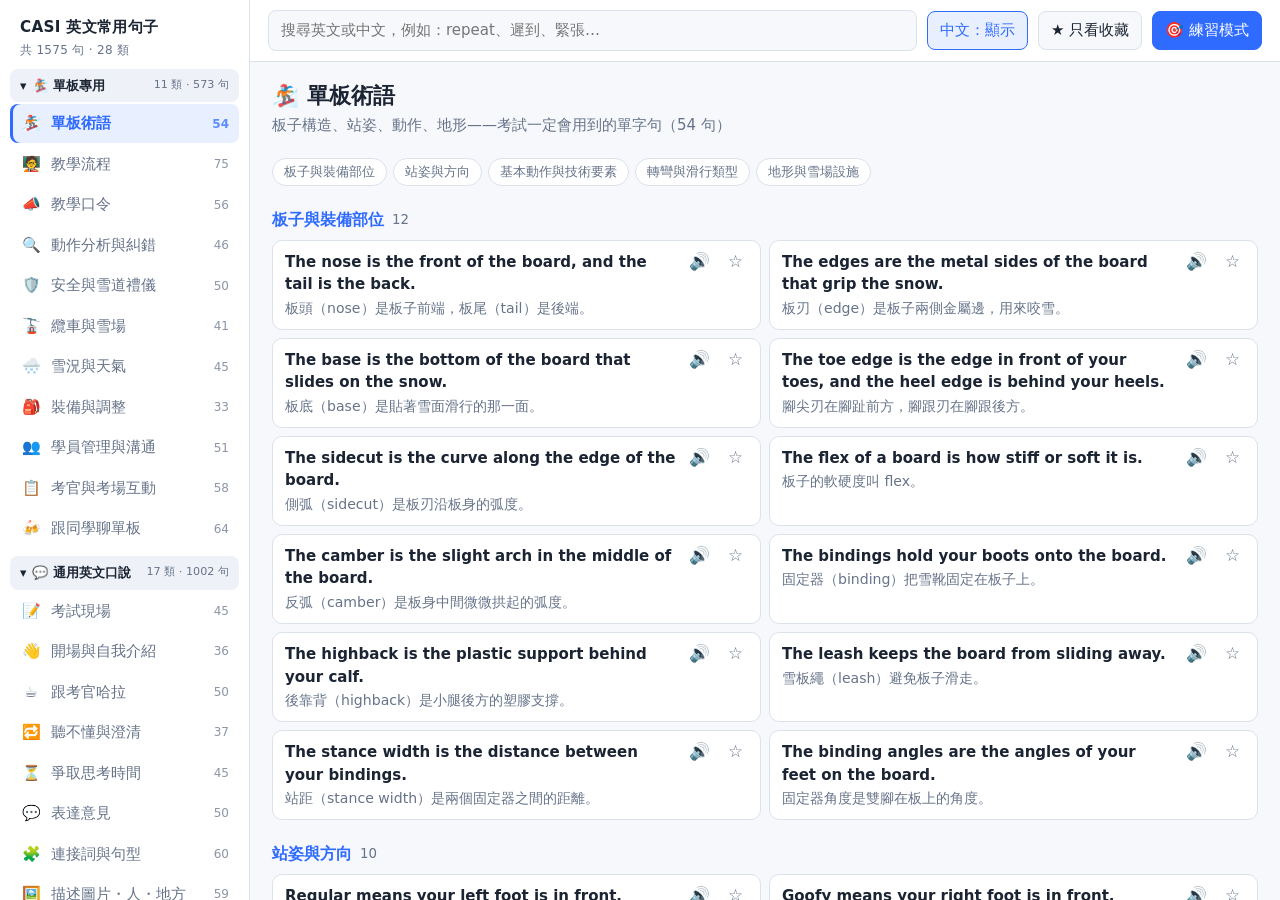
<file: casi/casi.html>
<!doctype html>
<html lang="zh-Hant">
<head>
<meta charset="utf-8">
<meta name="viewport" content="width=device-width, initial-scale=1">
<title>CASI 英文常用句子</title>
<style>
:root { --bg:#f6f8fb; --panel:#fff; --well:#eef2f8; --line:#dbe2ec; --fg:#1b2433; --muted:#667389; --accent:#2f6bff; --accent2:#e8efff; --star:#f5a623; --ok:#1a9d6b; }
@media (prefers-color-scheme: dark) { :root { --bg:#0e1420; --panel:#151d2c; --well:#1c2639; --line:#27334a; --fg:#e6ebf5; --muted:#8c99b0; --accent:#6c97ff; --accent2:#1d2b4d; } }
* { box-sizing: border-box; }
html, body { height: 100%; margin: 0; }
body { background: var(--bg); color: var(--fg); font: 15px/1.5 system-ui, "Noto Sans TC", "Microsoft JhengHei", sans-serif; }
button { font: inherit; color: inherit; cursor: pointer; }
.app { display: grid; grid-template-columns: 250px minmax(0, 1fr); height: 100vh; }
/* 左側分類 */
.cats { background: var(--panel); border-right: 1px solid var(--line); overflow-y: auto; padding: 14px 10px; display: flex; flex-direction: column; gap: 2px; }
.cats h2 { margin: 2px 10px 8px; font-size: .95rem; letter-spacing: .02em; }
.cats h2 small { display: block; color: var(--muted); font-weight: 400; font-size: .75rem; margin-top: 2px; }
.cat { display: flex; align-items: center; gap: 9px; width: 100%; text-align: left; border: 0; background: none; padding: 8px 10px; border-radius: 8px; color: var(--muted); }
.cat:hover { background: var(--well); color: var(--fg); }
.cat[aria-current="true"] { background: var(--accent2); color: var(--accent); font-weight: 600; box-shadow: inset 3px 0 0 var(--accent); }
.cat .ic { width: 22px; text-align: center; flex: none; }
.cat .nm { flex: 1; min-width: 0; }
.cat .ct { font-size: .75rem; opacity: .75; }
.secgrp { display: flex; flex-direction: column; gap: 2px; margin-bottom: 6px; }
.sec { display: flex; align-items: center; gap: 6px; width: 100%; border: 0; background: var(--well); color: var(--fg); padding: 7px 10px; border-radius: 8px; font-size: .82rem; font-weight: 700; text-align: left; }
.sec:hover { background: var(--accent2); }
.sec .sn { flex: 1; }
.sec .ct { font-weight: 400; font-size: .7rem; color: var(--muted); }
.sec .chev { display: inline-block; transition: transform .15s; font-size: .8rem; }
.secgrp.closed .chev { transform: rotate(-90deg); }
.secgrp.closed .cat { display: none; }
.catsep { height: 1px; background: var(--line); margin: 8px 6px; }
/* 右側內容 */
.main { display: flex; flex-direction: column; min-width: 0; height: 100vh; }
.bar { display: flex; flex-wrap: wrap; gap: 8px 10px; align-items: center; padding: 10px 18px; background: var(--panel); border-bottom: 1px solid var(--line); }
.bar input[type=search] { flex: 1 1 220px; min-width: 0; padding: 8px 12px; border-radius: 8px; border: 1px solid var(--line); background: var(--bg); color: var(--fg); font: inherit; }
.bar input[type=search]:focus { outline: 2px solid var(--accent); border-color: transparent; }
.tg { border: 1px solid var(--line); background: var(--bg); padding: 7px 12px; border-radius: 8px; white-space: nowrap; }
.tg[aria-pressed="true"] { background: var(--accent2); border-color: var(--accent); color: var(--accent); }
.tg.go { background: var(--accent); border-color: var(--accent); color: #fff; }
.scroll { flex: 1; overflow-y: auto; padding: 18px 22px 60px; scroll-behavior: smooth; }
.head h1 { font-size: 1.35rem; margin: 0 0 2px; }
.head p { margin: 0 0 14px; color: var(--muted); }
.jump { display: flex; flex-wrap: wrap; gap: 6px; margin-bottom: 14px; position: sticky; top: -18px; z-index: 2; background: var(--bg); padding: 8px 0; }
.jump a { font-size: .8rem; text-decoration: none; color: var(--muted); border: 1px solid var(--line); background: var(--panel); border-radius: 999px; padding: 3px 11px; }
.jump a:hover { color: var(--accent); border-color: var(--accent); }
.grp { margin: 0 0 22px; }
.grp h3 { display: flex; align-items: center; gap: 8px; margin: 0 0 8px; font-size: 1rem; color: var(--accent); }
.grp h3 small { color: var(--muted); font-weight: 400; }
.list { display: grid; grid-template-columns: repeat(auto-fill, minmax(min(100%, 420px), 1fr)); gap: 8px; }
.s { display: flex; gap: 8px; align-items: flex-start; background: var(--panel); border: 1px solid var(--line); border-radius: 10px; padding: 10px 12px; }
.s:hover { border-color: var(--accent); }
.s .t { flex: 1; min-width: 0; cursor: pointer; }
.s .en { font-weight: 600; word-break: break-word; }
.s .zh { color: var(--muted); font-size: .88rem; margin-top: 2px; }
.nozh .s .zh { display: none; }
.nozh .s .zh.show { display: block; }
.blank { color: var(--accent); font-weight: 700; letter-spacing: .06em; }
mark { background: #ffe58a; color: #222; border-radius: 3px; padding: 0 1px; }
.ib { border: 0; background: none; color: var(--muted); font-size: 1.05rem; padding: 2px 5px; border-radius: 6px; line-height: 1; }
.ib:hover { background: var(--well); color: var(--fg); }
.ib.on { color: var(--star); }
.empty { color: var(--muted); padding: 30px 0; text-align: center; }
.toast { position: fixed; left: 50%; bottom: 26px; transform: translateX(-50%); background: #222; color: #fff; padding: 7px 16px; border-radius: 999px; font-size: .85rem; opacity: 0; pointer-events: none; transition: opacity .2s; z-index: 30; }
.toast.on { opacity: .95; }
/* 練習模式 */
.dlg { position: fixed; inset: 0; background: rgba(0,0,0,.55); display: none; align-items: center; justify-content: center; z-index: 20; padding: 16px; }
.dlg.on { display: flex; }
.card { background: var(--panel); border-radius: 16px; width: min(560px, 100%); padding: 22px; box-shadow: 0 14px 50px rgba(0,0,0,.35); }
.card .meta { display: flex; justify-content: space-between; color: var(--muted); font-size: .82rem; margin-bottom: 14px; }
.card .q { font-size: 1.3rem; font-weight: 700; min-height: 3.2em; }
.card .a { font-size: 1.2rem; color: var(--accent); font-weight: 600; min-height: 3em; margin-top: 8px; }
.card .row { display: flex; flex-wrap: wrap; gap: 8px; margin-top: 14px; }
.card .row .tg { flex: 1; }
@media (max-width: 800px) {
  .app { grid-template-columns: minmax(0, 1fr); grid-template-rows: auto minmax(0, 1fr); }
  .cats { flex-direction: row; overflow-x: auto; overflow-y: hidden; border-right: 0; border-bottom: 1px solid var(--line); padding: 8px; gap: 4px; }
  .cats h2, .catsep, .sec { display: none; }
  .secgrp { flex-direction: row; gap: 4px; margin: 0; }
  .secgrp.closed .cat { display: flex; }
  .cat { width: auto; flex: none; white-space: nowrap; padding: 6px 10px; }
  .cat .ct { display: none; }
  .main { height: auto; min-height: 0; }
  .scroll { padding: 14px 12px 60px; }
  .app { height: 100vh; }
  .main { overflow: hidden; }
}
</style>
</head>
<body>
<div class="app">
  <nav class="cats" id="cats" aria-label="分類"></nav>
  <div class="main">
    <div class="bar">
      <input type="search" id="q" placeholder="搜尋英文或中文，例如：repeat、遲到、緊張…" aria-label="搜尋">
      <button class="tg" id="tgZh" aria-pressed="true" title="隱藏中文可以自我測驗：看英文想中文，或遮住中文自己試著說">中文：顯示</button>
      <button class="tg" id="tgFav" aria-pressed="false">★ 只看收藏 <span id="favN"></span></button>
      <button class="tg go" id="btnPr">🎯 練習模式</button>
    </div>
    <div class="scroll" id="scroll"><div id="content"></div></div>
  </div>
</div>
<div class="dlg" id="dlg" role="dialog" aria-modal="true" aria-label="練習模式">
  <div class="card">
    <div class="meta"><span id="prScope"></span><span id="prN"></span></div>
    <div class="q" id="prQ"></div>
    <div class="a" id="prA"></div>
    <div class="row">
      <button class="tg" id="prShow">顯示英文</button>
      <button class="tg" id="prSay">🔊 朗讀</button>
      <button class="tg go" id="prNext">下一句 →</button>
      <button class="tg" id="prX">結束</button>
    </div>
  </div>
</div>
<div class="toast" id="toast"></div>
<script src="data.js"></script>
<script>
(() => {
  const $ = id => document.getElementById(id);
  const KEY = 'casi-', ls = {
    get(k, d) { try { const v = localStorage.getItem(KEY + k); return v === null ? d : JSON.parse(v); } catch { return d; } },
    set(k, v) { try { localStorage.setItem(KEY + k, JSON.stringify(v)); } catch {} },
  };
  const esc = s => s.replace(/[&<>"]/g, c => ({ '&': '&amp;', '<': '&lt;', '>': '&gt;', '"': '&quot;' }[c]));
  const all = []; // 攤平：{en, zh, cat, grp}
  CASI.forEach(c => c.groups.forEach(([g, items]) => items.forEach(s => { const i = s.indexOf('|'); all.push({ en: s.slice(0, i), zh: s.slice(i + 1), cat: c.id, grp: g }); })));
  const total = CASI.reduce((n, c) => n + c.groups.reduce((m, g) => m + g[1].length, 0), 0);
  const count = c => c.groups.reduce((m, g) => m + g[1].length, 0);
  const secOf = c => c.sec || '💬 通用英文口說';
  const closed = new Set(ls.get('closed', []));

  let cur = ls.get('cat', CASI[0].id), showZh = ls.get('zh', true), favOnly = false, fav = new Set(ls.get('fav', [])), query = '';
  if (!CASI.some(c => c.id === cur)) cur = CASI[0].id;

  const fmt = (t, q) => {
    let h = esc(t).replace(/___/g, '<span class="blank">___</span>');
    if (q) { const re = new RegExp('(' + q.replace(/[.*+?^${}()|[\]\\]/g, '\\$&') + ')', 'gi'); h = h.replace(/(<[^>]*>)|([^<]+)/g, (m, tag, txt) => tag ? tag : txt.replace(re, '<mark>$1</mark>')); }
    return h;
  };

  function renderCats() {
    $('cats').innerHTML = '<h2>CASI 英文常用句子<small>共 ' + total + ' 句 · ' + CASI.length + ' 類</small></h2>' +
      [...new Set(CASI.map(secOf))].map(sec => {
        const cs = CASI.filter(c => secOf(c) === sec), shut = closed.has(sec);
        return `<div class="secgrp${shut ? ' closed' : ''}"><button class="sec" data-s="${sec}" aria-expanded="${!shut}"><span class="chev">▾</span><span class="sn">${sec}</span><span class="ct">${cs.length} 類 · ${cs.reduce((n, c) => n + count(c), 0)} 句</span></button>` +
          cs.map(c => `<button class="cat" data-c="${c.id}" aria-current="${c.id === cur && !query && !favOnly}"><span class="ic">${c.icon}</span><span class="nm">${c.name}</span><span class="ct">${count(c)}</span></button>`).join('') + '</div>';
      }).join('');
  }

  function card(s, q) {
    const k = s.en, on = fav.has(k);
    return `<div class="s" data-k="${esc(k)}"><div class="t" title="點一下複製"><div class="en">${fmt(s.en, q)}</div><div class="zh">${fmt(s.zh, q)}</div></div>` +
      `<button class="ib say" title="朗讀" aria-label="朗讀">🔊</button><button class="ib fv${on ? ' on' : ''}" title="收藏" aria-label="收藏">${on ? '★' : '☆'}</button></div>`;
  }

  function render() {
    renderCats();
    $('favN').textContent = fav.size ? '(' + fav.size + ')' : '';
    $('content').classList.toggle('nozh', !showZh);
    let html = '';
    if (query || favOnly) {
      const q = query.trim().toLowerCase();
      const rows = all.filter(s => (!favOnly || fav.has(s.en)) && (!q || s.en.toLowerCase().includes(q) || s.zh.toLowerCase().includes(q)));
      html = `<div class="head"><h1>${favOnly ? '★ 我的收藏' : '搜尋結果'}</h1><p>${rows.length} 句${q ? '，關鍵字「' + esc(query) + '」' : ''}</p></div>`;
      if (!rows.length) html += `<div class="empty">${favOnly && !q ? '還沒有收藏，點句子右邊的 ☆ 就能收藏。' : '找不到符合的句子。'}</div>`;
      CASI.forEach(c => { const r = rows.filter(s => s.cat === c.id); if (r.length) html += `<section class="grp"><h3>${c.icon} ${c.name} <small>${r.length}</small></h3><div class="list">${r.map(s => card(s, q)).join('')}</div></section>`; });
    } else {
      const c = CASI.find(x => x.id === cur);
      html = `<div class="head"><h1>${c.icon} ${c.name}</h1><p>${c.desc}（${count(c)} 句）</p></div>` +
        `<div class="jump">${c.groups.map((g, i) => `<a href="#g${i}" data-g="g${i}">${g[0]}</a>`).join('')}</div>` +
        c.groups.map((g, i) => `<section class="grp" id="g${i}"><h3>${g[0]} <small>${g[1].length}</small></h3><div class="list">${g[1].map(s => { const j = s.indexOf('|'); return card({ en: s.slice(0, j), zh: s.slice(j + 1) }); }).join('')}</div></section>`).join('');
    }
    $('content').innerHTML = html;
  }

  // 朗讀
  let voice = null;
  const pick = () => { const v = speechSynthesis.getVoices(); voice = v.find(x => /en[-_]US/i.test(x.lang) && /(Google|Samantha|Aria|Jenny|Zira)/i.test(x.name)) || v.find(x => /^en[-_]/i.test(x.lang)) || null; };
  if ('speechSynthesis' in window) { pick(); speechSynthesis.onvoiceschanged = pick; }
  function say(t) {
    if (!('speechSynthesis' in window)) return toast('這個瀏覽器不支援朗讀');
    speechSynthesis.cancel();
    const u = new SpeechSynthesisUtterance(t.replace(/___/g, 'blank')); u.lang = 'en-US'; u.rate = .92; if (voice) u.voice = voice;
    speechSynthesis.speak(u);
  }
  let tt; const toast = m => { const e = $('toast'); e.textContent = m; e.classList.add('on'); clearTimeout(tt); tt = setTimeout(() => e.classList.remove('on'), 1300); };

  // 事件
  $('cats').addEventListener('click', e => {
    const h = e.target.closest('.sec');
    if (h) { const s = h.dataset.s; closed.has(s) ? closed.delete(s) : closed.add(s); ls.set('closed', [...closed]); h.parentElement.classList.toggle('closed', closed.has(s)); h.setAttribute('aria-expanded', !closed.has(s)); return; }
    const b = e.target.closest('.cat'); if (!b) return; cur = b.dataset.c; ls.set('cat', cur); query = ''; $('q').value = ''; favOnly = false; $('tgFav').setAttribute('aria-pressed', 'false'); render(); $('scroll').scrollTop = 0; });
  $('q').addEventListener('input', e => { query = e.target.value; render(); });
  $('tgZh').addEventListener('click', () => { showZh = !showZh; ls.set('zh', showZh); $('tgZh').textContent = '中文：' + (showZh ? '顯示' : '隱藏'); $('tgZh').setAttribute('aria-pressed', showZh); $('content').classList.toggle('nozh', !showZh); });
  $('tgFav').addEventListener('click', () => { favOnly = !favOnly; $('tgFav').setAttribute('aria-pressed', favOnly); render(); $('scroll').scrollTop = 0; });
  $('content').addEventListener('click', e => {
    const a = e.target.closest('.jump a'); if (a) { e.preventDefault(); const t = $(a.dataset.g); if (t) $('scroll').scrollTo({ top: t.offsetTop - 56 }); return; }
    const s = e.target.closest('.s'); if (!s) return;
    const k = s.dataset.k;
    if (e.target.closest('.say')) return say(k);
    if (e.target.closest('.fv')) { fav.has(k) ? fav.delete(k) : fav.add(k); ls.set('fav', [...fav]); if (favOnly) render(); else { const b = s.querySelector('.fv'); b.classList.toggle('on', fav.has(k)); b.textContent = fav.has(k) ? '★' : '☆'; $('favN').textContent = fav.size ? '(' + fav.size + ')' : ''; } return; }
    if (e.target.closest('.t')) {
      if (!showZh) s.querySelector('.zh').classList.toggle('show');
      (navigator.clipboard ? navigator.clipboard.writeText(k) : Promise.reject()).then(() => toast('已複製'), () => {});
    }
  });
  $('tgZh').textContent = '中文：' + (showZh ? '顯示' : '隱藏'); $('tgZh').setAttribute('aria-pressed', showZh);

  // 練習模式：給中文，自己說英文，再看答案
  let deck = [], idx = 0;
  const prShow = () => { $('prA').textContent = deck[idx].en.replace(/___/g, '＿＿'); say(deck[idx].en); };
  const prCard = () => { const s = deck[idx]; $('prQ').textContent = s.zh; $('prA').textContent = ''; $('prN').textContent = (idx + 1) + ' / ' + deck.length; };
  $('btnPr').addEventListener('click', () => {
    const q = query.trim().toLowerCase();
    let pool, name;
    if (favOnly && fav.size) { pool = all.filter(s => fav.has(s.en)); name = '我的收藏'; }
    else if (q) { pool = all.filter(s => s.en.toLowerCase().includes(q) || s.zh.toLowerCase().includes(q)); name = '搜尋結果'; }
    else { pool = all.filter(s => s.cat === cur); name = CASI.find(c => c.id === cur).name; }
    if (!pool.length) return toast('沒有可練習的句子');
    deck = pool.slice().sort(() => Math.random() - .5); idx = 0;
    $('prScope').textContent = '練習範圍：' + name; $('dlg').classList.add('on'); prCard();
  });
  $('prShow').addEventListener('click', prShow);
  $('prSay').addEventListener('click', () => say(deck[idx].en));
  $('prNext').addEventListener('click', () => { idx = (idx + 1) % deck.length; prCard(); });
  $('prX').addEventListener('click', () => { $('dlg').classList.remove('on'); speechSynthesis.cancel(); });
  document.addEventListener('keydown', e => {
    if (!$('dlg').classList.contains('on')) return;
    if (e.key === 'Escape') $('prX').click();
    else if (e.key === 'ArrowRight') $('prNext').click();
    else if (e.key === ' ' || e.key === 'Enter') { e.preventDefault(); prShow(); }
  });

  render();
})();
</script>
</body>
</html>
</file>
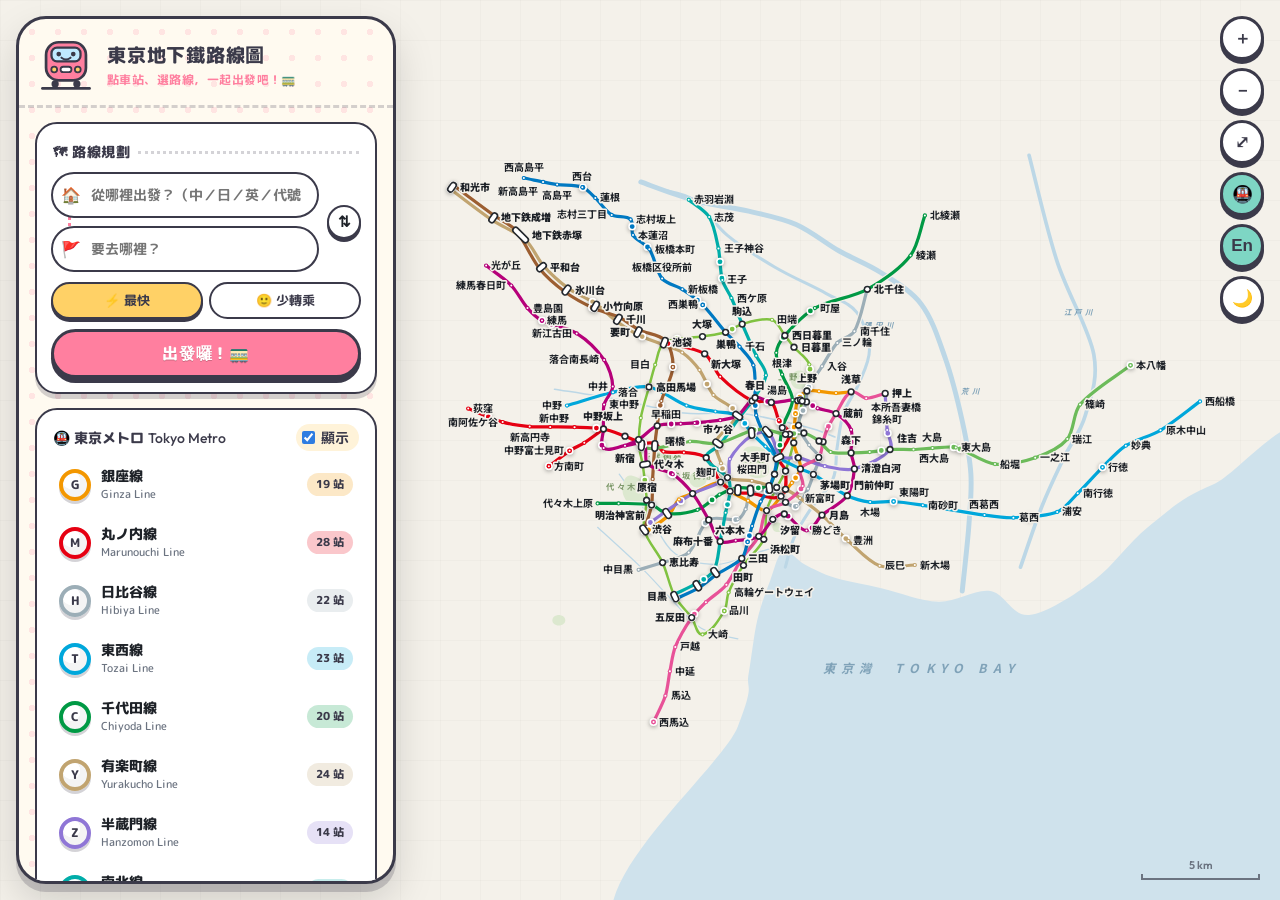
<file: japan/metro.html>
<!DOCTYPE html>
<html lang="zh-Hant">
<head>
<meta charset="UTF-8">
<meta name="viewport" content="width=device-width, initial-scale=1">
<title>東京地下鐵路線圖 · Tokyo Subway Map</title>
<link rel="preconnect" href="https://fonts.googleapis.com">
<link href="https://fonts.googleapis.com/css2?family=Noto+Sans+JP:wght@400;500;700;900&family=Noto+Sans+TC:wght@400;500;700;900&family=Outfit:wght@400;600;700&family=M+PLUS+Rounded+1c:wght@500;700;800&display=swap" rel="stylesheet">
<style>
:root{
  --bg:#f4f1ea; --water:#cfe2ec; --river:#bcd7e6; --park:#dce8cf; --parkText:#7f9a6c; --waterText:#7fa2b8;
  --ink:#1d2127; --muted:#6b7380; --dim:#9aa1ac;
  --casing:#f4f1ea; --halo:#f4f1ea; --st-outer:#24282e; --st-inner:#ffffff;
  --glass:rgba(255,255,255,.82); --glass2:rgba(255,255,255,.95); --line:rgba(20,30,50,.09); --shadow:0 12px 40px rgba(40,40,60,.16);
  --accent:#e8473f; --accent2:#2f7de1; --hover:rgba(0,0,0,.045);
  --grid:rgba(0,0,0,.035);
}
body.dark{
  --bg:#0a0f1d; --water:#0e1f33; --river:#12304a; --park:#0f2219; --parkText:#3f6b4f; --waterText:#3d6386;
  --ink:#e8edf6; --muted:#8c97ad; --dim:#5a6680;
  --casing:#0a0f1d; --halo:#0a0f1d; --st-outer:#e8edf6; --st-inner:#0a0f1d;
  --glass:rgba(16,22,40,.82); --glass2:rgba(20,28,50,.96); --line:rgba(255,255,255,.08); --shadow:0 12px 40px rgba(0,0,0,.5);
  --hover:rgba(255,255,255,.06); --grid:rgba(255,255,255,.025);
}
*{box-sizing:border-box;margin:0;padding:0}
html,body{height:100%;overflow:hidden}
body{font-family:"Noto Sans TC","Noto Sans JP","Microsoft JhengHei","Yu Gothic UI",system-ui,sans-serif;background:var(--bg);color:var(--ink);transition:background .4s,color .4s}
.num,.mono{font-family:"Outfit","Noto Sans TC",sans-serif;font-variant-numeric:tabular-nums}
#map{position:fixed;inset:0;width:100%;height:100%;cursor:grab;touch-action:none;user-select:none;-webkit-user-select:none}
#map.dragging{cursor:grabbing}
#map .gridbg{fill:url(#gridPat)}
.water{fill:var(--water);transition:fill .4s}
.river{fill:none;stroke:var(--river);stroke-linecap:round;stroke-linejoin:round;transition:stroke .4s}
.park{fill:var(--park);transition:fill .4s}
.decoText{font-weight:700;letter-spacing:.3em;pointer-events:none}
.decoText.p{fill:var(--parkText)} .decoText.w{fill:var(--waterText);font-style:italic;letter-spacing:.5em}
.casing{fill:none;stroke:var(--casing);stroke-linecap:round;stroke-linejoin:round;transition:opacity .3s}
.ln{fill:none;stroke-linecap:round;stroke-linejoin:round;transition:opacity .3s}
.ln.jr{stroke-dasharray:none}
.dimmed{opacity:.12}
.st{cursor:pointer;transition:opacity .3s}
.st .o{stroke-linecap:round}
.st .i{stroke-linecap:round;stroke:var(--st-inner);pointer-events:none}
.st.x .o{stroke:var(--st-outer)}
.st:hover .o{filter:drop-shadow(0 0 4px rgba(0,0,0,.35))}
.st.selected .o{stroke:var(--accent)!important}
.lab{pointer-events:none;transition:opacity .25s}
.lab text{paint-order:stroke;stroke:var(--halo);stroke-width:3.2px;stroke-linejoin:round;fill:var(--ink)}
.lab .ja{font-family:"Noto Sans JP","Noto Sans TC",sans-serif;font-weight:700}
.lab .en{font-family:"Outfit",sans-serif;font-weight:500;fill:var(--muted)}
.lab.x .ja{font-weight:900}
.lab.hid{opacity:0}
.train{pointer-events:none}
.train circle{stroke:#fff;stroke-width:1.6}
body.dark .train circle{stroke:#0a0f1d}
#trains{filter:drop-shadow(0 1px 2px rgba(0,0,0,.35))}
.routeHalo{fill:none;stroke-linecap:round;stroke-linejoin:round;opacity:.28}
.routeLine{fill:none;stroke-linecap:round;stroke-linejoin:round}
.routeDash{fill:none;stroke:#fff;stroke-linecap:round;stroke-dasharray:2 12;animation:dash 1.1s linear infinite;opacity:.95}
@keyframes dash{to{stroke-dashoffset:-14}}
.pinA,.pinB{pointer-events:none}

/* ---------- panel ---------- */
#panel{position:fixed;left:16px;top:16px;bottom:16px;width:380px;display:flex;flex-direction:column;background:var(--glass);backdrop-filter:blur(18px) saturate(150%);-webkit-backdrop-filter:blur(18px) saturate(150%);border:1px solid var(--line);border-radius:22px;box-shadow:var(--shadow);overflow:hidden;z-index:5;transition:background .4s}
.brand{padding:18px 20px 14px;display:flex;align-items:center;gap:12px;border-bottom:1px solid var(--line)}
.logo{width:44px;height:44px;border-radius:14px;flex:none;display:grid;place-items:center;background:conic-gradient(from 210deg,#F39700,#E60012,#9CAEB7,#00A7DB,#009944,#C1A470,#8F76D6,#00ADA9,#9C5E31,#E85298,#0079C2,#6CBB5A,#B6007A,#F39700);box-shadow:0 6px 18px rgba(0,0,0,.18)}
.logo span{width:26px;height:26px;border-radius:50%;background:var(--glass2);display:grid;place-items:center;font:900 13px "Outfit";color:var(--ink)}
.brand h1{font-size:18px;font-weight:900;letter-spacing:.06em}
.brand small{display:block;font:600 10px "Outfit";letter-spacing:.2em;color:var(--muted);margin-top:2px}
.brand .sp{flex:1}
.ibtn{width:34px;height:34px;border-radius:11px;border:1px solid var(--line);background:var(--glass2);color:var(--ink);cursor:pointer;display:grid;place-items:center;font-size:15px;transition:.2s}
.ibtn:hover{transform:translateY(-1px);box-shadow:0 4px 12px rgba(0,0,0,.12)}
.pscroll{flex:1;overflow-y:auto;padding:14px 16px 20px;scrollbar-width:thin;scrollbar-color:rgba(127,127,127,.3) transparent}
.pscroll::-webkit-scrollbar{width:6px}.pscroll::-webkit-scrollbar-thumb{background:rgba(127,127,127,.3);border-radius:3px}
.card{background:var(--glass2);border:1px solid var(--line);border-radius:16px;padding:14px;margin-bottom:14px}
.sec{font-size:11px;font-weight:700;color:var(--muted);letter-spacing:.18em;margin:4px 2px 10px;display:flex;align-items:center;gap:8px}
.sec::after{content:"";flex:1;height:1px;background:var(--line)}
.rf{display:grid;grid-template-columns:1fr 34px;gap:8px;align-items:center}
.rfi{display:flex;flex-direction:column;gap:8px;position:relative}
.rfi::before{content:"";position:absolute;left:14px;top:22px;bottom:22px;border-left:2px dotted var(--dim)}
.inp{position:relative}
.inp i{position:absolute;left:9px;top:50%;transform:translateY(-50%);width:12px;height:12px;border-radius:50%;border:3px solid #22a06b;background:var(--glass2);z-index:1}
.inp.b i{border-color:var(--accent);border-radius:3px}
.inp input{width:100%;padding:10px 12px 10px 32px;border-radius:12px;border:1px solid var(--line);background:var(--bg);color:var(--ink);font:inherit;font-size:14px;outline:none;transition:.2s}
.inp input:focus{border-color:var(--accent2);box-shadow:0 0 0 3px rgba(47,125,225,.15)}
.ac{position:absolute;left:0;right:0;top:calc(100% + 4px);background:var(--glass2);border:1px solid var(--line);border-radius:12px;box-shadow:var(--shadow);z-index:20;max-height:300px;overflow-y:auto;display:none}
.ac.on{display:block}
.ac div{display:flex;align-items:center;gap:8px;padding:8px 10px;cursor:pointer;font-size:13px}
.ac div.on,.ac div:hover{background:var(--hover)}
.ac .en{color:var(--muted);font:12px "Outfit";flex:1;white-space:nowrap;overflow:hidden;text-overflow:ellipsis}
.go{width:100%;margin-top:10px;padding:10px;border:none;border-radius:12px;background:linear-gradient(135deg,#ff6a5c,#e8473f);color:#fff;font:inherit;font-weight:700;font-size:14px;letter-spacing:.1em;cursor:pointer;box-shadow:0 6px 18px rgba(232,71,63,.3);transition:.2s}
.go:hover{transform:translateY(-1px);box-shadow:0 8px 22px rgba(232,71,63,.4)}
.pref{display:flex;gap:6px;margin-top:10px}
.pref button{flex:1;padding:6px;border-radius:10px;border:1px solid var(--line);background:transparent;color:var(--muted);font:inherit;font-size:12px;cursor:pointer}
.pref button.on{background:var(--ink);color:var(--bg);border-color:transparent;font-weight:700}

.rsum{display:flex;align-items:baseline;gap:14px;margin:12px 0 4px;padding-top:12px;border-top:1px dashed var(--line)}
.rsum .t{font:700 34px/1 "Outfit"}
.rsum .t small{font-size:14px;font-weight:600;margin-left:2px;color:var(--muted)}
.rsum .m{font-size:12px;color:var(--muted);line-height:1.6}
.rsum .m b{color:var(--ink)}
.steps{margin-top:10px;position:relative}
.stp{display:grid;grid-template-columns:22px 1fr auto;gap:10px;align-items:center;min-height:30px}
.stp .dot{width:16px;height:16px;border-radius:50%;border:3.5px solid var(--st-outer);background:var(--st-inner);justify-self:center;z-index:1}
.stp .nm{font-weight:700;font-size:15px;font-family:"Noto Sans JP","Noto Sans TC"}
.stp .nm small{font:500 11px "Outfit";color:var(--muted);margin-left:6px}
.stp .tm{font:600 12px "Outfit";color:var(--muted)}
.leg{display:grid;grid-template-columns:22px 1fr;gap:10px;align-items:stretch}
.leg .bar{width:6px;justify-self:center;border-radius:3px;margin:-4px 0}
.leg .info{padding:8px 0 10px;font-size:12px;color:var(--muted)}
.leg .info .ttl{display:flex;align-items:center;gap:6px;font-size:13px;color:var(--ink);font-weight:700;margin-bottom:3px}
.leg .info details summary{cursor:pointer;list-style:none;margin-top:3px;color:var(--accent2)}
.leg .info details summary::-webkit-details-marker{display:none}
.leg .info details div{padding:4px 0 0 2px;line-height:1.75;color:var(--muted)}
.xfer{display:grid;grid-template-columns:22px 1fr;gap:10px}
.xfer .w{justify-self:center;border-left:2px dashed var(--dim);margin:-2px 0}
.xfer span{font-size:11px;color:var(--muted);padding:6px 0}

.lgrp{margin-bottom:10px}
.lgh{display:flex;align-items:center;justify-content:space-between;font-size:12px;font-weight:700;color:var(--muted);margin:2px 4px 6px}
.lgh label{display:flex;align-items:center;gap:6px;cursor:pointer;font-weight:500}
.lgh input{accent-color:var(--accent2)}
.lrow{display:flex;align-items:center;gap:10px;padding:7px 8px;border-radius:12px;cursor:pointer;transition:.15s}
.lrow:hover{background:var(--hover)}
.lrow.on{background:var(--hover);box-shadow:inset 3px 0 0 var(--c)}
.lrow .n{flex:1;font-weight:700;font-size:14px}
.lrow .n small{display:block;font:500 11px "Outfit";color:var(--muted)}
.lrow .cnt{font:600 11px "Outfit";color:var(--muted)}
.lb{display:inline-grid;place-items:center;width:28px;height:28px;border-radius:50%;border:4px solid var(--c);background:var(--glass2);font:800 12px "Outfit";color:var(--ink);flex:none}
.lb.s{width:20px;height:20px;border-width:3px;font-size:9px}
.cb{display:inline-flex;flex-direction:column;align-items:center;justify-content:center;width:30px;height:30px;border-radius:50%;border:3.5px solid var(--c);background:#fff;color:#1d2127;font:800 9px/1 "Outfit";flex:none}
.cb b{font-size:10px;font-weight:800}
.cb span{font-size:11px;font-weight:700;margin-top:1px}
.cb.sq{border-radius:7px}
.cb.sm{width:24px;height:24px;border-width:3px;font-size:8px}
.cb.sm b{font-size:8px}.cb.sm span{font-size:9px}

/* line strip */
.strip-h{display:flex;align-items:center;gap:12px;margin-bottom:12px}
.strip-h h2{font-size:22px;font-weight:900;letter-spacing:.06em}
.strip-h small{display:block;font:500 12px "Outfit";color:var(--muted)}
.back{border:none;background:none;color:var(--accent2);font:inherit;font-size:13px;cursor:pointer;padding:4px 0;margin-bottom:8px}
.strip{position:relative;padding-left:4px}
.srow{display:grid;grid-template-columns:34px 22px 1fr;gap:8px;align-items:center;min-height:38px;cursor:pointer;border-radius:10px;padding-right:6px;position:relative}
.srow:hover{background:var(--hover)}
.srow .rail{position:absolute;left:51px;top:0;bottom:0;width:7px;background:var(--c);transform:translateX(-50%)}
.srow:first-child .rail{top:50%}.srow:last-child .rail{bottom:50%}
.srow .sd{width:16px;height:16px;border-radius:50%;background:var(--st-inner);border:3.5px solid var(--c);z-index:1;justify-self:center}
.srow.x .sd{border-color:var(--st-outer);width:18px;height:18px}
.srow .snm{font-weight:700;font-size:14px;font-family:"Noto Sans JP","Noto Sans TC";display:flex;flex-wrap:wrap;align-items:center;gap:4px 8px}
.srow .snm small{font:500 11px "Outfit";color:var(--muted);font-weight:500}
.srow .xf{display:flex;gap:3px;margin-left:auto}
.srow .code{font:700 11px "Outfit";color:var(--muted);text-align:right}

/* ---------- floating UI ---------- */
#tools{position:fixed;right:16px;top:16px;display:flex;flex-direction:column;gap:8px;z-index:5}
#tools .ibtn{width:40px;height:40px;border-radius:13px;background:var(--glass);backdrop-filter:blur(14px);box-shadow:var(--shadow);font-size:17px}
#tools .ibtn.on{background:var(--ink);color:var(--bg)}
#scale{position:fixed;right:20px;bottom:20px;z-index:4;font:600 11px "Outfit";color:var(--muted);text-align:center;pointer-events:none}
#scale div{height:6px;border:2px solid var(--muted);border-top:none;margin-top:2px}
#tip{position:fixed;z-index:30;pointer-events:none;background:var(--glass2);border:1px solid var(--line);border-radius:12px;padding:8px 12px;box-shadow:var(--shadow);opacity:0;transition:opacity .12s;font-size:12px;white-space:nowrap}
#tip .tn{font-weight:900;font-size:15px;font-family:"Noto Sans JP","Noto Sans TC"}
#tip .te{font:500 11px "Outfit";color:var(--muted)}
#tip .tc{display:flex;gap:4px;margin-top:6px}
#scard{position:fixed;right:72px;top:16px;width:320px;z-index:6;background:var(--glass);backdrop-filter:blur(18px);border:1px solid var(--line);border-radius:20px;box-shadow:var(--shadow);padding:16px 18px;transform:translateY(-10px);opacity:0;pointer-events:none;transition:.25s}
#scard.on{transform:none;opacity:1;pointer-events:auto}
#scard .x{position:absolute;right:12px;top:12px;border:none;background:none;color:var(--muted);font-size:18px;cursor:pointer}
#scard .codes{display:flex;gap:5px;flex-wrap:wrap;margin-bottom:10px}
#scard h2{font-size:28px;font-weight:900;letter-spacing:.08em;font-family:"Noto Sans JP","Noto Sans TC"}
#scard .en{font:500 14px "Outfit";color:var(--muted)}
#scard .ll{margin:12px 0 4px;display:flex;flex-direction:column;gap:2px}
#scard .ll div{display:flex;align-items:center;gap:8px;font-size:13px;font-weight:700;padding:4px 6px;border-radius:9px;cursor:pointer}
#scard .ll div:hover{background:var(--hover)}
#scard .ll div small{font:500 11px "Outfit";color:var(--muted);margin-left:auto}
#scard .osi{font-size:12px;color:var(--muted);margin-top:6px}
#scard .btns{display:flex;gap:8px;margin-top:12px}
#scard .btns button{flex:1;padding:9px;border-radius:12px;border:1px solid var(--line);background:var(--glass2);color:var(--ink);font:inherit;font-size:13px;font-weight:700;cursor:pointer;display:flex;align-items:center;justify-content:center;gap:6px}
#scard .btns button:hover{border-color:var(--accent2)}
#scard .btns i{width:10px;height:10px;border-radius:50%;border:3px solid #22a06b}
#scard .btns button.b i{border-color:var(--accent);border-radius:2px}
.hint{font-size:11.5px;color:var(--muted);line-height:1.8;padding:10px 12px;border-radius:12px;border:1px dashed var(--line)}
.hint kbd{font:10px "Outfit";border:1px solid var(--line);border-radius:4px;padding:0 4px}
.note{font-size:10.5px;color:var(--dim);line-height:1.6;margin-top:10px}

/* ---------- Q 版主題（選單、車站卡、工具按鈕；地圖本體不變） ---------- */
:root{ --q-ink:#3b3a4a; --q-line:#3b3a4a; --q-paper:#fffaf0; --q-card:#ffffff; --q-soft:#fff3d9; --q-dot:rgba(255,143,171,.20);
  --q-pink:#ff7f9f; --q-mint:#7ed6c4; --q-sun:#ffd166; --q-sky:#8ecdf7; --q-drop:rgba(59,58,74,.22); }
body.dark{ --q-ink:#f6f1ff; --q-line:#a99ee0; --q-paper:#2a2540; --q-card:#342e4f; --q-soft:#3d3660; --q-dot:rgba(255,255,255,.06); --q-drop:rgba(0,0,0,.35); }
#panel, #scard, #tip, #tools, .ac{ font-family:"M PLUS Rounded 1c","Noto Sans TC","Noto Sans JP",sans-serif; }
#panel{ background:var(--q-paper) radial-gradient(circle at 13px 13px, var(--q-dot) 3px, transparent 3.5px) 0 0/26px 26px;
  border:3px solid var(--q-line); border-radius:30px; box-shadow:0 8px 0 var(--q-drop), 0 18px 40px rgba(0,0,0,.15); backdrop-filter:none; -webkit-backdrop-filter:none; }
.brand{ border-bottom:3px dashed var(--q-drop); padding:16px 18px 12px; }
.logo{ width:58px; height:58px; border-radius:0; background:none; box-shadow:none; animation:qbob 2.6s ease-in-out infinite; }
.logo svg{ width:58px; height:58px; display:block; }
@keyframes qbob{ 50%{ transform:translateY(-4px) rotate(-4deg); } }
.brand h1{ font-weight:800; letter-spacing:.04em; color:var(--q-ink); font-size:19px; }
.brand small{ font-family:inherit; letter-spacing:.04em; font-size:11.5px; font-weight:700; color:var(--q-pink); }
.card{ background:var(--q-card); border:2.5px solid var(--q-line); border-radius:22px; box-shadow:0 5px 0 var(--q-drop); }
.sec{ font-size:14px; letter-spacing:.04em; color:var(--q-ink); font-weight:800; }
.sec::after{ height:0; background:none; border-top:3px dotted var(--q-drop); }
.rfi::before{ border-left:3px dotted var(--q-pink); left:17px; }
.inp i{ border:none !important; background:none !important; width:20px; height:20px; left:10px; border-radius:0 !important; font-style:normal; font-size:16px; line-height:20px; text-align:center; }
.inp.a i::before{ content:"🏠"; } .inp.b i::before{ content:"🚩"; }
.inp input{ border:2.5px solid var(--q-line); border-radius:999px; background:var(--q-card); color:var(--q-ink); padding:11px 14px 11px 38px; font-weight:700; font-family:inherit; }
.inp input:focus{ border-color:var(--q-pink); box-shadow:0 0 0 4px rgba(255,127,159,.25); }
.ibtn{ border:2.5px solid var(--q-line); border-radius:50%; background:var(--q-card); box-shadow:0 3px 0 var(--q-line); font-weight:800; }
.ibtn:hover{ transform:translateY(-2px) rotate(-8deg); }
.go{ border-radius:999px; background:var(--q-pink); border:3px solid var(--q-line); box-shadow:0 5px 0 var(--q-line); color:#fff; font:800 16px "M PLUS Rounded 1c",sans-serif; letter-spacing:.06em; text-shadow:0 1px 0 rgba(0,0,0,.18); transition:transform .12s, box-shadow .12s; }
.go:hover{ transform:translateY(-2px); box-shadow:0 7px 0 var(--q-line); }
.go:active{ transform:translateY(3px); box-shadow:0 2px 0 var(--q-line); }
.pref button{ border:2.5px solid var(--q-line); border-radius:999px; font:700 13px "M PLUS Rounded 1c",sans-serif; color:var(--q-ink); background:var(--q-card); padding:7px; }
.pref button.on{ background:var(--q-sun); color:#3b3a4a; border-color:var(--q-line); box-shadow:0 3px 0 var(--q-line); }
.rsum{ border-top:3px dashed var(--q-drop); }
.rsum .t{ font-family:"M PLUS Rounded 1c",sans-serif; font-weight:800; color:var(--q-pink); }
.stp .dot{ border-width:4px; width:18px; height:18px; }
.leg .bar{ width:10px; border-radius:6px; }
.leg .info .ttl{ font-weight:800; }
.lgrp{ padding:12px; }
.lgh{ font-size:14px; color:var(--q-ink); font-weight:800; }
.lgh label{ background:var(--q-soft); border-radius:999px; padding:3px 10px 3px 6px; font-weight:700; }
.lrow{ border-radius:16px; border:2.5px solid transparent; margin:3px 0; padding:7px 8px; transition:transform .15s, border-color .15s, background .15s; }
.lrow:hover{ border-color:var(--c); background:color-mix(in srgb, var(--c) 10%, var(--q-card)); transform:translateX(3px) rotate(-.6deg); }
.lrow.on{ border-color:var(--c); background:color-mix(in srgb, var(--c) 14%, var(--q-card)); box-shadow:none; }
.lrow .n{ font-weight:800; }
.lrow .n small{ font-family:inherit; }
.lrow .cnt{ font:800 11px "M PLUS Rounded 1c",sans-serif; color:var(--q-ink); background:color-mix(in srgb, var(--c) 22%, var(--q-card)); border-radius:999px; padding:3px 9px; }
.lb{ border-width:4px; width:32px; height:32px; background:radial-gradient(circle at 35% 30%, #fff 0 38%, #f4f4f4 39%); color:#3b3a4a; font:800 12px "M PLUS Rounded 1c",sans-serif; box-shadow:0 3px 0 var(--q-drop); }
.lb.s{ width:22px; height:22px; border-width:3px; font-size:9px; box-shadow:0 2px 0 var(--q-drop); }
.cb{ box-shadow:0 2px 0 var(--q-drop); }
.back{ font:800 13px "M PLUS Rounded 1c",sans-serif; background:var(--q-card); border:2.5px solid var(--q-line); border-radius:999px; padding:5px 14px; box-shadow:0 3px 0 var(--q-line); color:var(--q-ink); }
.strip-h h2{ font-weight:800; }
.srow{ border-radius:14px; }
.srow .rail{ width:10px; border-radius:6px; }
.srow .sd{ width:19px; height:19px; border-width:4px; transition:transform .15s; }
.srow:hover .sd{ transform:scale(1.25); }
.srow .snm{ font-family:"M PLUS Rounded 1c","Noto Sans JP",sans-serif; font-weight:800; }
.ac{ border:2.5px solid var(--q-line); border-radius:18px; padding:4px; box-shadow:0 5px 0 var(--q-drop); }
.ac div{ border-radius:12px; }
.ac div b{ font-weight:800; }
#tools .ibtn{ border-radius:50%; width:44px; height:44px; background:var(--q-card); border:3px solid var(--q-line); box-shadow:0 4px 0 var(--q-line); backdrop-filter:none; color:var(--q-ink); }
#tools .ibtn.on{ background:var(--q-mint); color:#3b3a4a; }
#scard{ background:var(--q-card); border:3px solid var(--q-line); border-radius:26px; box-shadow:0 7px 0 var(--q-drop); backdrop-filter:none; }
#scard h2{ font-family:"M PLUS Rounded 1c","Noto Sans JP",sans-serif; font-weight:800; }
#scard .ll div{ border-radius:12px; font-weight:800; }
#scard .btns button{ border-radius:999px; border:2.5px solid var(--q-line); box-shadow:0 3px 0 var(--q-line); font-family:inherit; font-weight:800; }
#scard .btns button[data-ab="A"]{ background:var(--q-mint); color:#3b3a4a; }
#scard .btns button[data-ab="B"]{ background:var(--q-pink); color:#fff; }
#scard .btns i{ display:none; }
#tip{ border:2.5px solid var(--q-line); border-radius:16px; box-shadow:0 4px 0 var(--q-drop); }
#tip .tn{ font-family:"M PLUS Rounded 1c","Noto Sans JP",sans-serif; font-weight:800; }
.hint{ border:2.5px dashed var(--q-drop); border-radius:18px; background:var(--q-soft); color:var(--q-ink); }
.note{ color:var(--muted); }
@media (max-width:820px){#panel{width:auto;right:16px;top:auto;height:46vh}#scard{right:16px;left:16px;width:auto}}
</style>
</head>
<body>
<svg id="map">
  <defs>
    <pattern id="gridPat" width="40" height="40" patternUnits="userSpaceOnUse"><path d="M40 0H0V40" fill="none" style="stroke:var(--grid)" stroke-width="1"/></pattern>
  </defs>
  <rect class="gridbg" width="100%" height="100%"/>
  <g id="decor"></g>
  <g id="casings"></g>
  <g id="lines"></g>
  <g id="route"></g>
  <g id="trains"></g>
  <g id="stations"></g>
  <g id="pins"></g>
  <g id="labels"></g>
</svg>

<aside id="panel">
  <div class="brand">
    <div class="logo" aria-hidden="true"><svg viewBox="0 0 64 64"><rect x="10" y="8" width="44" height="42" rx="14" fill="#ff7f9f" stroke="#3b3a4a" stroke-width="3"/><rect x="16" y="14" width="32" height="15" rx="6" fill="#bfe9ff" stroke="#3b3a4a" stroke-width="2.5"/><circle cx="24" cy="21" r="2.6" fill="#3b3a4a"/><circle cx="40" cy="21" r="2.6" fill="#3b3a4a"/><path d="M27 25q5 4 10 0" fill="none" stroke="#3b3a4a" stroke-width="2.2" stroke-linecap="round"/><circle cx="19" cy="38" r="3.2" fill="#ffd166" stroke="#3b3a4a" stroke-width="2"/><circle cx="45" cy="38" r="3.2" fill="#ffd166" stroke="#3b3a4a" stroke-width="2"/><rect x="26" y="35" width="12" height="6" rx="3" fill="#fff" stroke="#3b3a4a" stroke-width="2"/><circle cx="20" cy="54" r="4" fill="#3b3a4a"/><circle cx="44" cy="54" r="4" fill="#3b3a4a"/><path d="M6 59H58" stroke="#3b3a4a" stroke-width="3" stroke-linecap="round"/></svg></div>
    <div><h1>東京地下鐵路線圖</h1><small>點車站、選路線，一起出發吧！🚃</small></div>
    <div class="sp"></div>
  </div>
  <div class="pscroll" id="pscroll">
    <div id="routeCard" class="card">
      <div class="sec">🗺 路線規劃</div>
      <div class="rf">
        <div class="rfi">
          <div class="inp a"><i></i><input id="inA" placeholder="從哪裡出發？（中／日／英／代號）" autocomplete="off"><div class="ac" id="acA"></div></div>
          <div class="inp b"><i></i><input id="inB" placeholder="要去哪裡？" autocomplete="off"><div class="ac" id="acB"></div></div>
        </div>
        <button class="ibtn" id="swap" title="交換">⇅</button>
      </div>
      <div class="pref" id="prefBtns"><button data-p="fast" class="on">⚡ 最快</button><button data-p="few">🙂 少轉乘</button></div>
      <button class="go" id="goBtn">出發囉！🚃</button>
      <div id="routeOut"></div>
    </div>
    <div id="lineView"></div>
  </div>
</aside>

<div id="tools">
  <button class="ibtn" id="zin" title="放大">＋</button>
  <button class="ibtn" id="zout" title="縮小">－</button>
  <button class="ibtn" id="zfit" title="全圖">⤢</button>
  <button class="ibtn on" id="tTrain" title="列車動畫">🚇</button>
  <button class="ibtn on" id="tEn" title="英文站名">En</button>
  <button class="ibtn" id="tTheme" title="深色/淺色">🌙</button>
</div>
<div id="scard"><button class="x" id="scx">×</button><div id="scbody"></div></div>
<div id="tip"></div>
<div id="scale"><span id="scaleTxt">1 km</span><div id="scaleBar"></div></div>

<script>
(() => {
'use strict';
const $ = s => document.querySelector(s);
const NS = 'http://www.w3.org/2000/svg';
const el = (tag, attrs={}, parent) => { const e = document.createElementNS(NS, tag); for (const k in attrs) e.setAttribute(k, attrs[k]); if (parent) parent.appendChild(e); return e; };
const pad2 = n => String(n).padStart(2,'0');

/* =====================================================================
   Stations: id -> [Japanese, English, lat, lon]  (approximate positions)
   ===================================================================== */
const RAW = {
  shibuya:['渋谷','Shibuya',35.6590,139.7016], omotesando:['表参道','Omote-sando',35.6652,139.7122], gaienmae:['外苑前','Gaiemmae',35.6705,139.7177],
  aoyama1:['青山一丁目','Aoyama-itchome',35.6727,139.7240], akasakamitsuke:['赤坂見附','Akasaka-mitsuke',35.6770,139.7370], tameikesanno:['溜池山王','Tameike-sanno',35.6736,139.7414],
  toranomon:['虎ノ門','Toranomon',35.6700,139.7497], shimbashi:['新橋','Shimbashi',35.6663,139.7583], ginza:['銀座','Ginza',35.6717,139.7650],
  kyobashi:['京橋','Kyobashi',35.6767,139.7700], nihombashi:['日本橋','Nihombashi',35.6820,139.7740], mitsukoshimae:['三越前','Mitsukoshimae',35.6862,139.7730],
  kanda:['神田','Kanda',35.6918,139.7709], suehirocho:['末広町','Suehirocho',35.7027,139.7717], uenohirokoji:['上野広小路','Ueno-hirokoji',35.7077,139.7727],
  ueno:['上野','Ueno',35.7113,139.7770], inaricho:['稲荷町','Inaricho',35.7112,139.7826], tawaramachi:['田原町','Tawaramachi',35.7105,139.7905],
  asakusa:['浅草','Asakusa',35.7110,139.7975],
  ogikubo:['荻窪','Ogikubo',35.7047,139.6200], minamiasagaya:['南阿佐ケ谷','Minami-asagaya',35.6996,139.6360], shinkoenji:['新高円寺','Shin-koenji',35.6979,139.6485],
  higashikoenji:['東高円寺','Higashi-koenji',35.6978,139.6580], shinnakano:['新中野','Shin-nakano',35.6977,139.6693], nakanosakaue:['中野坂上','Nakano-sakaue',35.6970,139.6827],
  nishishinjuku:['西新宿','Nishi-shinjuku',35.6943,139.6927], shinjuku:['新宿','Shinjuku',35.6909,139.7003], shinjuku3:['新宿三丁目','Shinjuku-sanchome',35.6906,139.7065],
  gyoemmae:['新宿御苑前','Shinjuku-gyoemmae',35.6885,139.7105], yotsuya3:['四谷三丁目','Yotsuya-sanchome',35.6882,139.7200], yotsuya:['四ツ谷','Yotsuya',35.6862,139.7303],
  kokkai:['国会議事堂前','Kokkai-gijidomae',35.6740,139.7450], kasumigaseki:['霞ケ関','Kasumigaseki',35.6738,139.7508], tokyo:['東京','Tokyo',35.6812,139.7671],
  otemachi:['大手町','Otemachi',35.6862,139.7638], awajicho:['淡路町','Awajicho',35.6950,139.7690], ochanomizu:['御茶ノ水','Ochanomizu',35.7003,139.7640],
  hongo3:['本郷三丁目','Hongo-sanchome',35.7070,139.7605], korakuen:['後楽園','Korakuen',35.7076,139.7516], myogadani:['茗荷谷','Myogadani',35.7167,139.7368],
  shinotsuka:['新大塚','Shin-otsuka',35.7253,139.7296], ikebukuro:['池袋','Ikebukuro',35.7295,139.7109],
  nakanoshimbashi:['中野新橋','Nakano-shimbashi',35.6918,139.6738], nakanofujimicho:['中野富士見町','Nakano-fujimicho',35.6888,139.6670], honancho:['方南町','Honancho',35.6830,139.6574],
  nakameguro:['中目黒','Naka-meguro',35.6440,139.6990], ebisu:['恵比寿','Ebisu',35.6467,139.7101], hiroo:['広尾','Hiroo',35.6505,139.7222],
  roppongi:['六本木','Roppongi',35.6628,139.7315], kamiyacho:['神谷町','Kamiyacho',35.6630,139.7449], toranomonhills:['虎ノ門ヒルズ','Toranomon Hills',35.6668,139.7486],
  hibiya:['日比谷','Hibiya',35.6748,139.7596], higashiginza:['東銀座','Higashi-ginza',35.6694,139.7671], tsukiji:['築地','Tsukiji',35.6680,139.7722],
  hatchobori:['八丁堀','Hatchobori',35.6745,139.7775], kayabacho:['茅場町','Kayabacho',35.6799,139.7800], ningyocho:['人形町','Ningyocho',35.6863,139.7825],
  kodemmacho:['小伝馬町','Kodemmacho',35.6910,139.7780], akihabara:['秋葉原','Akihabara',35.6984,139.7731], nakaokachimachi:['仲御徒町','Naka-okachimachi',35.7072,139.7768],
  iriya:['入谷','Iriya',35.7206,139.7840], minowa:['三ノ輪','Minowa',35.7294,139.7911], minamisenju:['南千住','Minami-senju',35.7338,139.7990],
  kitasenju:['北千住','Kita-senju',35.7496,139.8050],
  nakano:['中野','Nakano',35.7058,139.6658], ochiai:['落合','Ochiai',35.7108,139.6871], takadanobaba:['高田馬場','Takadanobaba',35.7128,139.7038],
  waseda:['早稲田','Waseda',35.7058,139.7212], kagurazaka:['神楽坂','Kagurazaka',35.7036,139.7346], iidabashi:['飯田橋','Iidabashi',35.7020,139.7449],
  kudanshita:['九段下','Kudanshita',35.6955,139.7514], takebashi:['竹橋','Takebashi',35.6904,139.7578], monzennakacho:['門前仲町','Monzen-nakacho',35.6719,139.7957],
  kiba:['木場','Kiba',35.6695,139.8063], toyocho:['東陽町','Toyocho',35.6697,139.8172], minamisunamachi:['南砂町','Minami-sunamachi',35.6683,139.8307],
  nishikasai:['西葛西','Nishi-kasai',35.6646,139.8593], kasai:['葛西','Kasai',35.6636,139.8727], urayasu:['浦安','Urayasu',35.6658,139.8930],
  minamigyotoku:['南行徳','Minami-gyotoku',35.6728,139.9025], gyotoku:['行徳','Gyotoku',35.6826,139.9140], myoden:['妙典','Myoden',35.6907,139.9248],
  barakinakayama:['原木中山','Baraki-nakayama',35.6965,139.9409], nishifunabashi:['西船橋','Nishi-funabashi',35.7074,139.9592],
  yoyogiuehara:['代々木上原','Yoyogi-uehara',35.6690,139.6800], yoyogikoen:['代々木公園','Yoyogi-koen',35.6690,139.6897], meijijingumae:['明治神宮前','Meiji-jingumae',35.6684,139.7050],
  nogizaka:['乃木坂','Nogizaka',35.6666,139.7263], akasaka:['赤坂','Akasaka',35.6723,139.7365], nijubashimae:['二重橋前','Nijubashimae',35.6800,139.7620],
  shinochanomizu:['新御茶ノ水','Shin-ochanomizu',35.6975,139.7656], yushima:['湯島','Yushima',35.7079,139.7703], nezu:['根津','Nezu',35.7175,139.7655],
  sendagi:['千駄木','Sendagi',35.7257,139.7628], nishinippori:['西日暮里','Nishi-nippori',35.7322,139.7668], machiya:['町屋','Machiya',35.7425,139.7807],
  ayase:['綾瀬','Ayase',35.7623,139.8250], kitaayase:['北綾瀬','Kita-ayase',35.7774,139.8317],
  wakoshi:['和光市','Wakoshi',35.7880,139.6125], narimasu:['地下鉄成増','Chikatetsu-narimasu',35.7765,139.6316], akatsuka:['地下鉄赤塚','Chikatetsu-akatsuka',35.7700,139.6443],
  heiwadai:['平和台','Heiwadai',35.7579,139.6540], hikawadai:['氷川台','Hikawadai',35.7493,139.6656], kotakemukaihara:['小竹向原','Kotake-mukaihara',35.7432,139.6789],
  senkawa:['千川','Senkawa',35.7383,139.6894], kanamecho:['要町','Kanamecho',35.7335,139.6987], higashiikebukuro:['東池袋','Higashi-ikebukuro',35.7258,139.7192],
  gokokuji:['護国寺','Gokokuji',35.7192,139.7272], edogawabashi:['江戸川橋','Edogawabashi',35.7098,139.7337], ichigaya:['市ケ谷','Ichigaya',35.6916,139.7357],
  kojimachi:['麹町','Kojimachi',35.6841,139.7372], nagatacho:['永田町','Nagatacho',35.6787,139.7402], sakuradamon:['桜田門','Sakuradamon',35.6775,139.7515],
  yurakucho:['有楽町','Yurakucho',35.6750,139.7630], ginza1:['銀座一丁目','Ginza-itchome',35.6743,139.7671], shintomicho:['新富町','Shintomicho',35.6710,139.7738],
  tsukishima:['月島','Tsukishima',35.6646,139.7840], toyosu:['豊洲','Toyosu',35.6549,139.7962], tatsumi:['辰巳','Tatsumi',35.6455,139.8107],
  shinkiba:['新木場','Shin-kiba',35.6458,139.8270],
  hanzomon:['半蔵門','Hanzomon',35.6857,139.7413], jimbocho:['神保町','Jimbocho',35.6959,139.7579], suitengumae:['水天宮前','Suitengumae',35.6830,139.7853],
  kiyosumi:['清澄白河','Kiyosumi-shirakawa',35.6820,139.7990], sumiyoshi:['住吉','Sumiyoshi',35.6893,139.8155], kinshicho:['錦糸町','Kinshicho',35.6966,139.8142],
  oshiage:['押上','Oshiage',35.7104,139.8133],
  meguro:['目黒','Meguro',35.6339,139.7158], shirokanedai:['白金台','Shirokanedai',35.6380,139.7262], shirokanetakanawa:['白金高輪','Shirokane-takanawa',35.6430,139.7345],
  azabujuban:['麻布十番','Azabu-juban',35.6547,139.7368], roppongi1:['六本木一丁目','Roppongi-itchome',35.6655,139.7393], todaimae:['東大前','Todaimae',35.7172,139.7580],
  honkomagome:['本駒込','Hon-komagome',35.7246,139.7535], komagome:['駒込','Komagome',35.7365,139.7470], nishigahara:['西ケ原','Nishigahara',35.7463,139.7420],
  oji:['王子','Oji',35.7531,139.7378], ojikamiya:['王子神谷','Oji-kamiya',35.7650,139.7360], shimo:['志茂','Shimo',35.7768,139.7317],
  akabaneiwabuchi:['赤羽岩淵','Akabane-iwabuchi',35.7833,139.7222],
  zoshigaya:['雑司が谷','Zoshigaya',35.7203,139.7149], nishiwaseda:['西早稲田','Nishi-waseda',35.7075,139.7095], higashishinjuku:['東新宿','Higashi-shinjuku',35.6982,139.7076],
  kitasando:['北参道','Kita-sando',35.6782,139.7055],
  nishimagome:['西馬込','Nishi-magome',35.5867,139.7059], magome:['馬込','Magome',35.5966,139.7114], nakanobu:['中延','Nakanobu',35.6058,139.7135],
  togoshi:['戸越','Togoshi',35.6150,139.7160], gotanda:['五反田','Gotanda',35.6260,139.7236], takanawadai:['高輪台','Takanawadai',35.6318,139.7302],
  sengakuji:['泉岳寺','Sengakuji',35.6384,139.7397], mita:['三田','Mita',35.6483,139.7468], daimon:['大門','Daimon',35.6566,139.7547],
  takaracho:['宝町','Takaracho',35.6755,139.7750], higashinihombashi:['東日本橋','Higashi-nihombashi',35.6922,139.7845], asakusabashi:['浅草橋','Asakusabashi',35.6970,139.7864],
  kuramae:['蔵前','Kuramae',35.7028,139.7905], honjoazumabashi:['本所吾妻橋','Honjo-azumabashi',35.7086,139.8045],
  shibakoen:['芝公園','Shibakoen',35.6545,139.7495], onarimon:['御成門','Onarimon',35.6605,139.7516], uchisaiwaicho:['内幸町','Uchisaiwaicho',35.6697,139.7556],
  suidobashi:['水道橋','Suidobashi',35.7022,139.7535], kasuga:['春日','Kasuga',35.7088,139.7530], hakusan:['白山','Hakusan',35.7210,139.7522],
  sengoku:['千石','Sengoku',35.7280,139.7458], sugamo:['巣鴨','Sugamo',35.7334,139.7393], nishisugamo:['西巣鴨','Nishi-sugamo',35.7437,139.7287],
  shinitabashi:['新板橋','Shin-itabashi',35.7496,139.7193], itabashikuyakusho:['板橋区役所前','Itabashi-kuyakushomae',35.7536,139.7099], itabashihoncho:['板橋本町','Itabashi-honcho',35.7647,139.7040],
  motohasunuma:['本蓮沼','Motohasunuma',35.7700,139.6964], shimurasakaue:['志村坂上','Shimura-sakaue',35.7759,139.6953], shimura3:['志村三丁目','Shimura-sanchome',35.7776,139.6865],
  hasune:['蓮根','Hasune',35.7840,139.6789], nishidai:['西台','Nishidai',35.7880,139.6729], takashimadaira:['高島平','Takashimadaira',35.7890,139.6612],
  shintakashimadaira:['新高島平','Shin-takashimadaira',35.7900,139.6547], nishitakashimadaira:['西高島平','Nishi-takashimadaira',35.7915,139.6458],
  akebonobashi:['曙橋','Akebonobashi',35.6923,139.7228], ogawamachi:['小川町','Ogawamachi',35.6950,139.7671], iwamotocho:['岩本町','Iwamotocho',35.6955,139.7756],
  bakuroyokoyama:['馬喰横山','Bakuro-yokoyama',35.6925,139.7826], hamacho:['浜町','Hamacho',35.6884,139.7880], morishita:['森下','Morishita',35.6880,139.7975],
  kikukawa:['菊川','Kikukawa',35.6883,139.8061], nishiojima:['西大島','Nishi-ojima',35.6893,139.8264], ojima:['大島','Ojima',35.6898,139.8352],
  higashiojima:['東大島','Higashi-ojima',35.6900,139.8460], funabori:['船堀','Funabori',35.6838,139.8642], ichinoe:['一之江','Ichinoe',35.6862,139.8828],
  mizue:['瑞江','Mizue',35.6932,139.8977], shinozaki:['篠崎','Shinozaki',35.7062,139.9036], motoyawata:['本八幡','Motoyawata',35.7210,139.9270],
  tochomae:['都庁前','Tochomae',35.6907,139.6927], shinjukunishiguchi:['新宿西口','Shinjuku-nishiguchi',35.6930,139.6990], wakamatsukawada:['若松河田','Wakamatsu-kawada',35.6990,139.7185],
  ushigomeyanagicho:['牛込柳町','Ushigome-yanagicho',35.6993,139.7250], ushigomekagurazaka:['牛込神楽坂','Ushigome-kagurazaka',35.7003,139.7368], uenookachimachi:['上野御徒町','Ueno-okachimachi',35.7080,139.7740],
  shinokachimachi:['新御徒町','Shin-okachimachi',35.7048,139.7820], ryogoku:['両国','Ryogoku',35.6967,139.7975], kachidoki:['勝どき','Kachidoki',35.6588,139.7768],
  tsukijishijo:['築地市場','Tsukijishijo',35.6650,139.7665], shiodome:['汐留','Shiodome',35.6630,139.7612], akabanebashi:['赤羽橋','Akabanebashi',35.6550,139.7440],
  kokuritsukyogijo:['国立競技場','Kokuritsu-kyogijo',35.6800,139.7148], yoyogi:['代々木','Yoyogi',35.6837,139.7020], nishishinjuku5:['西新宿五丁目','Nishi-shinjuku-gochome',35.6898,139.6828],
  higashinakano:['東中野','Higashi-nakano',35.7062,139.6830], nakai:['中井','Nakai',35.7130,139.6870], ochiaiminaminagasaki:['落合南長崎','Ochiai-minami-nagasaki',35.7230,139.6830],
  shinegota:['新江古田','Shin-egota',35.7330,139.6703], nerima:['練馬','Nerima',35.7378,139.6542], toshimaen:['豊島園','Toshimaen',35.7425,139.6475],
  nerimakasugacho:['練馬春日町','Nerima-kasugacho',35.7510,139.6400], hikarigaoka:['光が丘','Hikarigaoka',35.7585,139.6283],
  okachimachi:['御徒町','Okachimachi',35.7075,139.7748], uguisudani:['鶯谷','Uguisudani',35.7213,139.7781], nippori:['日暮里','Nippori',35.7278,139.7710],
  tabata:['田端','Tabata',35.7381,139.7608], otsuka:['大塚','Otsuka',35.7318,139.7286], mejiro:['目白','Mejiro',35.7212,139.7067],
  shinokubo:['新大久保','Shin-okubo',35.7012,139.7000], harajuku:['原宿','Harajuku',35.6702,139.7027], osaki:['大崎','Osaki',35.6197,139.7286],
  shinagawa:['品川','Shinagawa',35.6285,139.7387], takanawagateway:['高輪ゲートウェイ','Takanawa Gateway',35.6355,139.7407], tamachi:['田町','Tamachi',35.6457,139.7476],
  hamamatsucho:['浜松町','Hamamatsucho',35.6555,139.7570],
};

/* =====================================================================
   Lines (official colours)
   ===================================================================== */
const LINES = [
  {id:'G', name:'銀座線', en:'Ginza Line', color:'#F39700', op:'metro',
   seq:'shibuya omotesando gaienmae aoyama1 akasakamitsuke tameikesanno toranomon shimbashi ginza kyobashi nihombashi mitsukoshimae kanda suehirocho uenohirokoji ueno inaricho tawaramachi asakusa'},
  {id:'M', name:'丸ノ内線', en:'Marunouchi Line', color:'#E60012', op:'metro',
   seq:'ogikubo minamiasagaya shinkoenji higashikoenji shinnakano nakanosakaue nishishinjuku shinjuku shinjuku3 gyoemmae yotsuya3 yotsuya akasakamitsuke kokkai kasumigaseki ginza tokyo otemachi awajicho ochanomizu hongo3 korakuen myogadani shinotsuka ikebukuro'},
  {id:'Mb', badge:'M', group:'M', name:'丸ノ内線 分岐線', en:'Marunouchi Branch', color:'#E60012', op:'metro', hidden:true,
   seq:'nakanosakaue nakanoshimbashi nakanofujimicho honancho', codes:['M06','Mb05','Mb04','Mb03']},
  {id:'H', name:'日比谷線', en:'Hibiya Line', color:'#9CAEB7', op:'metro',
   seq:'nakameguro ebisu hiroo roppongi kamiyacho toranomonhills kasumigaseki hibiya ginza higashiginza tsukiji hatchobori kayabacho ningyocho kodemmacho akihabara nakaokachimachi ueno iriya minowa minamisenju kitasenju'},
  {id:'T', name:'東西線', en:'Tozai Line', color:'#00A7DB', op:'metro',
   seq:'nakano ochiai takadanobaba waseda kagurazaka iidabashi kudanshita takebashi otemachi nihombashi kayabacho monzennakacho kiba toyocho minamisunamachi nishikasai kasai urayasu minamigyotoku gyotoku myoden barakinakayama nishifunabashi'},
  {id:'C', name:'千代田線', en:'Chiyoda Line', color:'#009944', op:'metro',
   seq:'yoyogiuehara yoyogikoen meijijingumae omotesando nogizaka akasaka kokkai kasumigaseki hibiya nijubashimae otemachi shinochanomizu yushima nezu sendagi nishinippori machiya kitasenju ayase kitaayase'},
  {id:'Y', name:'有楽町線', en:'Yurakucho Line', color:'#C1A470', op:'metro',
   seq:'wakoshi narimasu akatsuka heiwadai hikawadai kotakemukaihara senkawa kanamecho ikebukuro higashiikebukuro gokokuji edogawabashi iidabashi ichigaya kojimachi nagatacho sakuradamon yurakucho ginza1 shintomicho tsukishima toyosu tatsumi shinkiba'},
  {id:'Z', name:'半蔵門線', en:'Hanzomon Line', color:'#8F76D6', op:'metro',
   seq:'shibuya omotesando aoyama1 nagatacho hanzomon kudanshita jimbocho otemachi mitsukoshimae suitengumae kiyosumi sumiyoshi kinshicho oshiage'},
  {id:'N', name:'南北線', en:'Namboku Line', color:'#00ADA9', op:'metro',
   seq:'meguro shirokanedai shirokanetakanawa azabujuban roppongi1 tameikesanno nagatacho yotsuya ichigaya iidabashi korakuen todaimae honkomagome komagome nishigahara oji ojikamiya shimo akabaneiwabuchi'},
  {id:'F', name:'副都心線', en:'Fukutoshin Line', color:'#9C5E31', op:'metro',
   seq:'wakoshi narimasu akatsuka heiwadai hikawadai kotakemukaihara senkawa kanamecho ikebukuro zoshigaya nishiwaseda higashishinjuku shinjuku3 kitasando meijijingumae shibuya'},
  {id:'A', name:'浅草線', en:'Asakusa Line', color:'#E85298', op:'toei',
   seq:'nishimagome magome nakanobu togoshi gotanda takanawadai sengakuji mita daimon shimbashi higashiginza takaracho nihombashi ningyocho higashinihombashi asakusabashi kuramae asakusa honjoazumabashi oshiage'},
  {id:'I', name:'三田線', en:'Mita Line', color:'#0079C2', op:'toei',
   seq:'meguro shirokanedai shirokanetakanawa mita shibakoen onarimon uchisaiwaicho hibiya otemachi jimbocho suidobashi kasuga hakusan sengoku sugamo nishisugamo shinitabashi itabashikuyakusho itabashihoncho motohasunuma shimurasakaue shimura3 hasune nishidai takashimadaira shintakashimadaira nishitakashimadaira'},
  {id:'S', name:'新宿線', en:'Shinjuku Line', color:'#6CBB5A', op:'toei',
   seq:'shinjuku shinjuku3 akebonobashi ichigaya kudanshita jimbocho ogawamachi iwamotocho bakuroyokoyama hamacho morishita kikukawa sumiyoshi nishiojima ojima higashiojima funabori ichinoe mizue shinozaki motoyawata'},
  {id:'E', name:'大江戸線', en:'Oedo Line', color:'#B6007A', op:'toei',
   seq:'tochomae shinjukunishiguchi higashishinjuku wakamatsukawada ushigomeyanagicho ushigomekagurazaka iidabashi kasuga hongo3 uenookachimachi shinokachimachi kuramae ryogoku morishita kiyosumi monzennakacho tsukishima kachidoki tsukijishijo shiodome daimon akabanebashi azabujuban roppongi aoyama1 kokuritsukyogijo yoyogi shinjuku tochomae nishishinjuku5 nakanosakaue higashinakano nakai ochiaiminaminagasaki shinegota nerima toshimaen nerimakasugacho hikarigaoka',
   codeFn:i => i===0 ? 'E28' : 'E'+pad2(i)},
  {id:'JY', name:'山手線', en:'JR Yamanote Line', color:'#80C241', op:'jr', loop:true,
   seq:'tokyo kanda akihabara okachimachi ueno uguisudani nippori nishinippori tabata komagome sugamo otsuka ikebukuro mejiro takadanobaba shinokubo shinjuku yoyogi harajuku shibuya ebisu meguro gotanda osaki shinagawa takanawagateway tamachi hamamatsucho shimbashi yurakucho tokyo',
   codeFn:i => 'JY'+pad2(i%30+1)},
];
const OPS = {metro:{name:'🚇 東京メトロ',en:'Tokyo Metro'}, toei:{name:'🚋 都營地下鐵',en:'Toei Subway'}, jr:{name:'🚆 JR 東日本',en:'JR East'}};
// out-of-station (walking) transfers
const OSI = [['kokkai','tameikesanno'],['nagatacho','akasakamitsuke'],['hibiya','yurakucho'],['ginza','ginza1'],['ueno','uenohirokoji'],['uenohirokoji','nakaokachimachi'],
  ['nakaokachimachi','uenookachimachi'],['uenookachimachi','okachimachi'],['uenohirokoji','uenookachimachi'],['shinjuku','shinjukunishiguchi'],['shinjuku','nishishinjuku'],['harajuku','meijijingumae'],
  ['hamamatsucho','daimon'],['awajicho','ogawamachi'],['ogawamachi','shinochanomizu'],['awajicho','shinochanomizu'],['kasuga','korakuen'],['tsukijishijo','shiodome'],
  ['shimbashi','shiodome'],['tamachi','mita'],['nippori','nishinippori'],['kudanshita','jimbocho'],['otsuka','shinotsuka'],['higashiginza','ginza'],
  ['iwamotocho','akihabara'],['bakuroyokoyama','higashinihombashi'],['mitsukoshimae','nihombashi'],['tokyo','otemachi'],['tokyo','nijubashimae'],['yurakucho','nijubashimae']];

/* =====================================================================
   Build model
   ===================================================================== */
const K = 4300, LON0 = 139.76, LAT0 = 35.70, CX = Math.cos(35.7*Math.PI/180);
const proj = (lat, lon) => [(lon-LON0)*CX*K, (LAT0-lat)*K];
const ST = {};
for (const [id,[ja,en,lat,lon]] of Object.entries(RAW)){
  const [wx,wy] = proj(lat,lon);
  ST[id] = {id, ja, en, lat, lon, wx, wy, lines:[], codes:[], osi:[]};
}
const LMAP = {};
LINES.forEach(L => {
  LMAP[L.id] = L;
  L.seq = L.seq.split(/\s+/);
  L.badge = L.badge || L.id; L.group = L.group || L.id;
  L.codes = L.codes || L.seq.map((_,i) => L.codeFn ? L.codeFn(i) : L.id+pad2(i+1));
  L.seq.forEach((id,i) => {
    const s = ST[id]; if (!s) { console.error('missing station', id); return; }
    if (!s.lines.includes(L.id)) s.lines.push(L.id);
    const code = L.codes[i];
    if (!s.codes.some(c => c.code===code)) s.codes.push({code, line:L.id});
  });
});
OSI.forEach(([a,b]) => { if (ST[a]&&ST[b]){ ST[a].osi.push(b); ST[b].osi.push(a); } });
const STA = Object.values(ST);
STA.forEach(s => {
  s.groups = [...new Set(s.lines.map(l => LMAP[l].group))];
  s.xchg = s.groups.length > 1 || s.osi.length > 0;
  s.term = LINES.some(L => !L.loop && (L.seq[0]===s.id || L.seq[L.seq.length-1]===s.id) && L.seq.indexOf(s.id)===L.seq.lastIndexOf(s.id));
});
// shared corridors -> parallel offsets
const segKey = (a,b) => a<b ? a+'~'+b : b+'~'+a;
const SEGS = new Map();
LINES.forEach(L => { for (let i=0;i<L.seq.length-1;i++){ const k=segKey(L.seq[i],L.seq[i+1]); if(!SEGS.has(k)) SEGS.set(k,[]); const a=SEGS.get(k); if(!a.includes(L.id)) a.push(L.id); } });

const hav = (a,b) => { const R=6371, dLa=(b.lat-a.lat)*Math.PI/180, dLo=(b.lon-a.lon)*Math.PI/180;
  const x = Math.sin(dLa/2)**2 + Math.cos(a.lat*Math.PI/180)*Math.cos(b.lat*Math.PI/180)*Math.sin(dLo/2)**2; return 2*R*Math.asin(Math.sqrt(x)); };

/* =====================================================================
   State
   ===================================================================== */
const state = {
  view:{k:1,x:0,y:0}, focus:null, sel:null, hover:null, route:null, pref:'fast',
  hiddenOps:new Set(), trains:true, en:true, dirty:true, labelsDirty:true,
  A:null, B:null,
};
const visibleLine = L => !state.hiddenOps.has(L.op);

/* =====================================================================
   Decorative geography (approximate): bay, rivers, parks
   ===================================================================== */
const decor = $('#decor');
const pts2d = arr => arr.map(([la,lo]) => proj(la,lo).map(v=>v.toFixed(1)).join(',')).join(' ');
function smoothPath(arr, closed){
  const p = arr.map(([la,lo]) => proj(la,lo));
  return catmull(p, closed);
}
function catmull(p, closed){
  const n = p.length; if (n<2) return '';
  let d = `M${p[0][0].toFixed(1)},${p[0][1].toFixed(1)}`;
  const get = i => closed ? p[(i+n)%n] : p[Math.max(0,Math.min(n-1,i))];
  const last = closed ? n : n-1;
  for (let i=0;i<last;i++){
    const p0=get(i-1), p1=get(i), p2=get(i+1), p3=get(i+2);
    const c1=[p1[0]+(p2[0]-p0[0])/6, p1[1]+(p2[1]-p0[1])/6], c2=[p2[0]-(p3[0]-p1[0])/6, p2[1]-(p3[1]-p1[1])/6];
    d += `C${c1[0].toFixed(1)},${c1[1].toFixed(1)} ${c2[0].toFixed(1)},${c2[1].toFixed(1)} ${p2[0].toFixed(1)},${p2[1].toFixed(1)}`;
  }
  return d + (closed?'Z':'');
}
function buildDecor(){
  const bay = [[35.50,139.70],[35.585,139.745],[35.605,139.750],[35.625,139.754],[35.640,139.760],[35.651,139.766],[35.646,139.776],[35.641,139.790],
    [35.637,139.812],[35.632,139.838],[35.636,139.862],[35.627,139.880],[35.640,139.910],[35.660,139.935],[35.676,139.965],[35.688,140.02],[35.50,140.02]];
  el('path',{class:'water', d:smoothPath(bay,true)}, decor);
  const rivers = [
    {w:10, p:[[35.787,139.710],[35.783,139.725],[35.770,139.740],[35.758,139.762],[35.748,139.786],[35.741,139.800],[35.727,139.806],[35.714,139.801],[35.703,139.794],[35.690,139.791],[35.678,139.789],[35.666,139.778],[35.656,139.771],[35.645,139.767]]}, // Sumida
    {w:16, p:[[35.790,139.700],[35.783,139.725],[35.779,139.750],[35.774,139.772],[35.764,139.792],[35.756,139.811],[35.744,139.830],[35.724,139.841],[35.700,139.849],[35.680,139.853],[35.660,139.852],[35.636,139.849]]}, // Arakawa
    {w:12, p:[[35.800,139.880],[35.760,139.893],[35.725,139.910],[35.702,139.906],[35.686,139.896],[35.668,139.886],[35.645,139.876]]}, // Edogawa
    {w:5,  p:[[35.712,139.660],[35.708,139.690],[35.703,139.720],[35.703,139.745],[35.700,139.765],[35.697,139.780],[35.694,139.790]]}, // Kanda river
    {w:4,  p:[[35.680,139.690],[35.664,139.704],[35.650,139.716],[35.646,139.735],[35.650,139.752],[35.652,139.760]]}, // Shibuya/Furukawa
    {w:4,  p:[[35.660,139.680],[35.645,139.700],[35.633,139.714],[35.622,139.728],[35.618,139.745]]}, // Meguro river
  ];
  rivers.forEach(r => el('path',{class:'river', d:smoothPath(r.p,false), 'stroke-width':r.w*.5}, decor));
  const ell = (la,lo,rla,rlo,n=24) => d3ellipse(la,lo,rla,rlo,n);
  const parks = [
    {n:'皇居', p:[[35.6905,139.7525],[35.6890,139.7575],[35.6840,139.7590],[35.6800,139.7590],[35.6785,139.7545],[35.6800,139.7495],[35.6850,139.7470],[35.6895,139.7480]]},
    {n:'新宿御苑', p:ell(35.6852,139.7101,.0035,.0055)},
    {n:'代々木公園', p:[[35.6795,139.6950],[35.6770,139.7010],[35.6700,139.7010],[35.6680,139.6960],[35.6720,139.6920],[35.6770,139.6920]]},
    {n:'上野公園', p:ell(35.7155,139.7735,.0035,.0040)},
    {n:'赤坂御用地', p:ell(35.6780,139.7265,.0030,.0040)},
    {n:'浜離宮', p:ell(35.6600,139.7635,.0018,.0025)},
    {n:'駒沢', p:ell(35.6250,139.6620,.002,.003)},
  ];
  parks.forEach(pk => {
    el('path',{class:'park', d:smoothPath(pk.p,true)}, decor);
    const c = pk.p.reduce((a,b)=>[a[0]+b[0]/pk.p.length, a[1]+b[1]/pk.p.length],[0,0]);
    pk.c = proj(c[0],c[1]);
  });
  state.decoLabels = [
    ...parks.slice(0,5).map(p => ({t:p.n, x:p.c[0], y:p.c[1], cls:'p', fs:10})),
    {t:'東京灣　TOKYO BAY', x:proj(35.605,139.83)[0], y:proj(35.605,139.83)[1], cls:'w', fs:15},
    {t:'隅田川', x:proj(35.735,139.807)[0]+14, y:proj(35.735,139.807)[1], cls:'w', fs:9},
    {t:'荒川', x:proj(35.71,139.85)[0]+12, y:proj(35.71,139.85)[1], cls:'w', fs:9},
    {t:'江戸川', x:proj(35.74,139.90)[0]+12, y:proj(35.74,139.90)[1], cls:'w', fs:9},
  ];
  state.decoTextEls = state.decoLabels.map(d => { const t = el('text',{class:'decoText '+d.cls,'text-anchor':'middle'}, decor); t.textContent = d.t; return t; });
}
function d3ellipse(la,lo,rla,rlo,n){ const out=[]; for(let i=0;i<n;i++){ const a=i/n*2*Math.PI; out.push([la+rla*Math.sin(a), lo+rlo*Math.cos(a)]); } return out; }

/* =====================================================================
   SVG elements
   ===================================================================== */
const svg = $('#map'), gCas = $('#casings'), gLines = $('#lines'), gSt = $('#stations'), gLab = $('#labels'), gRoute = $('#route'), gTrains = $('#trains'), gPins = $('#pins');
// draw order: JR at the bottom, then metro, then Toei
const DRAW_ORDER = [...LINES].sort((a,b) => (a.op==='jr'?0:1)-(b.op==='jr'?0:1));
DRAW_ORDER.forEach(L => {
  L.cas = el('path',{class:'casing'}, gCas);
  L.path = el('path',{class:'ln'+(L.op==='jr'?' jr':''), stroke:L.color}, gLines);
});
STA.forEach(s => {
  s.g = el('g',{class:'st'+(s.xchg?' x':'')}, gSt);
  s.o = el('line',{class:'o'}, s.g);
  s.i = el('line',{class:'i'}, s.g);
  if (!s.xchg) s.o.setAttribute('stroke', LMAP[s.lines[0]].color);
  s.g.addEventListener('pointerenter', e => { state.hover = s.id; showTip(s, e); });
  s.g.addEventListener('pointermove', e => showTip(s, e));
  s.g.addEventListener('pointerleave', () => { state.hover = null; hideTip(); });
  s.g.addEventListener('click', e => { if (drag.moved) return; e.stopPropagation(); openStation(s.id); });
  s.lab = el('g',{class:'lab'+(s.xchg?' x':'')}, gLab);
  s.tja = el('text',{class:'ja'}, s.lab); s.tja.textContent = s.ja;
  s.ten = el('text',{class:'en'}, s.lab); s.ten.textContent = s.en;
});

/* =====================================================================
   Geometry (screen space, rebuilt whenever the view changes)
   ===================================================================== */
const scr = s => [s.wx*state.view.k + state.view.x, s.wy*state.view.k + state.view.y];
const lwOf = k => Math.max(2.6, Math.min(11, 4.2*Math.pow(k,.55)));
function lineGeometry(L, lw){
  const n = L.seq.length, gap = lw + 1.6, loop = !!L.loop;
  const P = L.seq.map(id => scr(ST[id]));
  const segOff = [];
  for (let i=0;i<n-1;i++){
    const a=L.seq[i], b=L.seq[i+1], arr=SEGS.get(segKey(a,b)).filter(id => visibleLine(LMAP[id]));
    if (arr.length<=1){ segOff.push(null); continue; }
    const off = (arr.indexOf(L.id)-(arr.length-1)/2)*gap;
    const [ca,cb] = a<b ? [a,b] : [b,a]; const pa=scr(ST[ca]), pb=scr(ST[cb]);
    const dx=pb[0]-pa[0], dy=pb[1]-pa[1], len=Math.hypot(dx,dy)||1;
    segOff.push([-dy/len*off, dx/len*off, off]);
  }
  const pts = P.map((p,i) => {
    let o1 = segOff[i-1], o2 = segOff[i];
    if (loop){ if (i===0) o1 = segOff[n-2]; if (i===n-1) o2 = segOff[0]; }
    let ox=0, oy=0;
    if (o1 && o2){
      // miter join of two offset segments
      const m1=Math.abs(o1[2]), m2=Math.abs(o2[2]);
      const ax=o1[0]/m1, ay=o1[1]/m1, bx=o2[0]/m2, by=o2[1]/m2;
      let mx=ax+bx, my=ay+by; const ml=Math.hypot(mx,my);
      if (ml<.2){ ox=o2[0]; oy=o2[1]; }
      else { mx/=ml; my/=ml; const dot=mx*ax+my*ay, mag=Math.min(((m1+m2)/2)/Math.max(.35,dot), 3*Math.max(m1,m2)); ox=mx*mag; oy=my*mag; }
    } else if (o1){ ox=o1[0]; oy=o1[1]; } else if (o2){ ox=o2[0]; oy=o2[1]; }
    return [p[0]+ox, p[1]+oy];
  });
  // smooth with length-aware Catmull-Rom style tangents
  const tan = i => {
    let p0 = pts[i-1], p2 = pts[i+1];
    if (loop){ if (i===0) p0 = pts[n-2]; if (i===n-1) p2 = pts[1]; }
    p0 = p0 || pts[i]; p2 = p2 || pts[i];
    const dx=p2[0]-p0[0], dy=p2[1]-p0[1], l=Math.hypot(dx,dy)||1; return [dx/l, dy/l];
  };
  const T = pts.map((_,i) => tan(i)), SM = .3, segs = [];
  let d = `M${pts[0][0].toFixed(1)},${pts[0][1].toFixed(1)}`;
  for (let i=0;i<n-1;i++){
    const p1=pts[i], p2=pts[i+1], dl=Math.hypot(p2[0]-p1[0],p2[1]-p1[1]);
    const c1=[p1[0]+T[i][0]*dl*SM, p1[1]+T[i][1]*dl*SM], c2=[p2[0]-T[i+1][0]*dl*SM, p2[1]-T[i+1][1]*dl*SM];
    segs.push([p1,c1,c2,p2]);
    d += `C${c1[0].toFixed(1)},${c1[1].toFixed(1)} ${c2[0].toFixed(1)},${c2[1].toFixed(1)} ${p2[0].toFixed(1)},${p2[1].toFixed(1)}`;
  }
  return {pts, segs, d};
}
const bez = (s,t) => { const u=1-t; return [u*u*u*s[0][0]+3*u*u*t*s[1][0]+3*u*t*t*s[2][0]+t*t*t*s[3][0], u*u*u*s[0][1]+3*u*u*t*s[1][1]+3*u*t*t*s[2][1]+t*t*t*s[3][1]]; };
function subPath(L, i0, i1){
  // bezier sub-path between seq indices (either direction)
  const g = L.geo; if (!g) return '';
  const lo=Math.min(i0,i1), hi=Math.max(i0,i1);
  let d = `M${g.pts[lo][0].toFixed(1)},${g.pts[lo][1].toFixed(1)}`;
  for (let i=lo;i<hi;i++){ const s=g.segs[i]; d += `C${s[1][0].toFixed(1)},${s[1][1].toFixed(1)} ${s[2][0].toFixed(1)},${s[2][1].toFixed(1)} ${s[3][0].toFixed(1)},${s[3][1].toFixed(1)}`; }
  return d;
}

function render(){
  const {k,x,y} = state.view, lw = lwOf(k);
  decor.setAttribute('transform', `translate(${x.toFixed(2)},${y.toFixed(2)}) scale(${k.toFixed(4)})`);
  state.decoTextEls.forEach((t,i) => { const d=state.decoLabels[i]; t.setAttribute('x',d.x); t.setAttribute('y',d.y); t.setAttribute('font-size', d.fs/Math.pow(k,.6)); });
  const routeLines = state.route ? new Set(state.route.legs.map(l=>l.line)) : null;
  LINES.forEach(L => {
    const vis = visibleLine(L);
    L.cas.style.display = L.path.style.display = vis ? '' : 'none';
    if (!vis){ L.geo = null; return; }
    L.geo = lineGeometry(L, lw);
    const w = L.op==='jr' ? lw*.78 : lw;
    L.cas.setAttribute('d', L.geo.d); L.cas.setAttribute('stroke-width', (w+2.4).toFixed(2));
    L.path.setAttribute('d', L.geo.d); L.path.setAttribute('stroke-width', w.toFixed(2));
    const dim = (state.focus && LMAP[state.focus].group!==L.group) || (routeLines && true);
    L.path.classList.toggle('dimmed', !!dim); L.cas.classList.toggle('dimmed', !!dim);
  });
  // stations: capsule spanning every (offset) line position at the station
  const routeSt = state.route ? state.route.stations : null;
  STA.forEach(s => {
    const P = [];
    s.lines.forEach(lid => { const L=LMAP[lid]; if (!L.geo) return; L.seq.forEach((id,i) => { if (id===s.id) P.push(L.geo.pts[i]); }); });
    if (!P.length){ s.g.style.display='none'; s.lab.style.display='none'; s.vis=false; return; }
    s.g.style.display=''; s.lab.style.display=''; s.vis=true;
    let a=P[0], b=P[0], best=0;
    for (let i=0;i<P.length;i++) for (let j=i+1;j<P.length;j++){ const d=Math.hypot(P[i][0]-P[j][0],P[i][1]-P[j][1]); if (d>best){best=d;a=P[i];b=P[j];} }
    if (best<.01) b=[a[0]+.01,a[1]];
    s.cx=(a[0]+b[0])/2; s.cy=(a[1]+b[1])/2; s.a=a; s.b=b;
    const ow = s.xchg ? lw*1.95+1 : lw*1.3, iw = s.xchg ? ow-3.2 : lw*.62;
    s.ow = ow; s.span = best;
    for (const e of [s.o, s.i]){ e.setAttribute('x1',a[0].toFixed(1)); e.setAttribute('y1',a[1].toFixed(1)); e.setAttribute('x2',b[0].toFixed(1)); e.setAttribute('y2',b[1].toFixed(1)); }
    s.o.setAttribute('stroke-width', ow.toFixed(2)); s.i.setAttribute('stroke-width', iw.toFixed(2));
    const onFocus = !state.focus || s.lines.some(l => LMAP[l].group===state.focus);
    const onRoute = !routeSt || routeSt.has(s.id);
    s.g.classList.toggle('dimmed', !(onFocus && onRoute));
    s.lab.classList.toggle('dimmed', !(onFocus && onRoute));
    s.g.classList.toggle('selected', state.sel===s.id);
    if (s.labPos) s.lab.setAttribute('transform', `translate(${(s.cx+s.labPos[0]).toFixed(1)},${(s.cy+s.labPos[1]).toFixed(1)})`);
  });
  renderRoute(lw);
  renderPins();
  renderScale();
}

/* ---------- label placement (greedy, collision-aware) ---------- */
function placeLabels(){
  const k = state.view.k, W = innerWidth, H = innerHeight;
  const showEn = state.en && k >= 1.5;
  const fsJ = Math.max(10, Math.min(15, 10.5*Math.pow(k,.18))), fsE = fsJ*.72;
  const boxes = [];
  // station symbols are obstacles
  STA.forEach(s => { if (!s.vis) return; const r=s.ow/2+1;
    boxes.push([Math.min(s.a[0],s.b[0])-r, Math.min(s.a[1],s.b[1])-r, Math.max(s.a[0],s.b[0])+r, Math.max(s.a[1],s.b[1])+r, s.id]); });
  const routeSt = state.route ? state.route.stations : null;
  const pri = s => (routeSt && routeSt.has(s.id) ? -100 : 0) + (state.sel===s.id ? -200 : 0) + (state.focus && s.lines.some(l=>LMAP[l].group===state.focus) ? -50 : 0)
    - s.groups.length*10 - (s.term?6:0) - (s.xchg?4:0);
  const order = STA.filter(s => s.vis).sort((a,b) => pri(a)-pri(b));
  const placed = [];
  const hit = (b, own) => {
    for (const o of boxes) if (o[4]!==own && b[0]<o[2] && b[2]>o[0] && b[1]<o[3] && b[3]>o[1]) return true;
    for (const o of placed) if (b[0]<o[2] && b[2]>o[0] && b[1]<o[3] && b[3]>o[1]) return true;
    return false;
  };
  const minK = 0.55; // below this only interchange labels
  order.forEach(s => {
    s.lab.classList.add('hid'); s.labPos = null;
    if (k < minK && !s.xchg && !s.term) return;
    const jw = s.ja.length*fsJ*1.02, ew = showEn ? s.en.length*fsE*.56 : 0, w = Math.max(jw, ew), h = fsJ*1.15 + (showEn ? fsE*1.15 : 0);
    const x0=Math.min(s.a[0],s.b[0])-s.ow/2, x1=Math.max(s.a[0],s.b[0])+s.ow/2, y0=Math.min(s.a[1],s.b[1])-s.ow/2, y1=Math.max(s.a[1],s.b[1])+s.ow/2;
    const g = 3;
    const cands = [
      [x1+g, s.cy-h/2], [x0-g-w, s.cy-h/2], [s.cx-w/2, y0-g-h], [s.cx-w/2, y1+g],
      [x1+g, y0-g-h*.85], [x1+g, y1+g-h*.15], [x0-g-w, y0-g-h*.85], [x0-g-w, y1+g-h*.15],
    ];
    for (const [lx,ly] of cands){
      const b = [lx, ly, lx+w, ly+h];
      if (b[2]<0 || b[0]>W || b[3]<0 || b[1]>H) continue;
      if (hit(b, s.id)) continue;
      placed.push(b);
      s.labPos = [lx - s.cx, ly - s.cy];
      s.tja.setAttribute('x',0); s.tja.setAttribute('y',(fsJ*.92).toFixed(1)); s.tja.setAttribute('font-size',fsJ.toFixed(1));
      s.ten.setAttribute('x',0); s.ten.setAttribute('y',(fsJ*1.15+fsE*.95).toFixed(1)); s.ten.setAttribute('font-size',fsE.toFixed(1));
      s.ten.style.display = showEn ? '' : 'none';
      // right-align text when placed to the left
      const right = lx + w <= x0;
      const anchor = right ? 'end' : (Math.abs(lx+w/2-s.cx)<1 ? 'middle' : 'start');
      const ax = anchor==='end' ? w : anchor==='middle' ? w/2 : 0;
      s.tja.setAttribute('text-anchor',anchor); s.ten.setAttribute('text-anchor',anchor);
      s.tja.setAttribute('x',ax); s.ten.setAttribute('x',ax);
      s.lab.setAttribute('transform', `translate(${lx.toFixed(1)},${ly.toFixed(1)})`);
      s.lab.classList.remove('hid');
      break;
    }
  });
}

/* =====================================================================
   Trains (simulated, for ambience)
   ===================================================================== */
const trains = [];
function seedTrains(){
  gTrains.innerHTML = ''; trains.length = 0;
  LINES.forEach(L => {
    const nSeg = L.seq.length-1, n = Math.max(2, Math.round(nSeg/2.6));
    for (let j=0;j<n;j++){
      const t = {L, s: (j+Math.random()*.6)/n*nSeg, dir: Math.random()<.5?1:-1, dwell:0, speed:.38+Math.random()*.08};
      t.g = el('g',{class:'train'}, gTrains);
      t.c = el('circle',{fill:L.color}, t.g);
      trains.push(t);
    }
  });
}
function updateTrains(dt){
  const lw = lwOf(state.view.k), r = lw*.62+1.2;
  for (const t of trains){
    const L = t.L, g = L.geo;
    if (!g || !state.trains){ t.g.style.display='none'; continue; }
    const nSeg = g.segs.length;
    if (t.dwell > 0) t.dwell -= dt;
    else {
      // t.s is kept unwrapped for loop lines; stop briefly at every station
      const prev = t.s; let ns = t.s + t.dir*t.speed*dt;
      if (!L.loop){
        if (ns >= nSeg){ ns = nSeg; t.dir = -1; t.dwell = 1.6; }
        else if (ns <= 0){ ns = 0; t.dir = 1; t.dwell = 1.6; }
      }
      if (t.dwell <= 0){
        if (t.dir>0 && Math.floor(ns) > Math.floor(prev)){ ns = Math.floor(ns); t.dwell = .55; }
        else if (t.dir<0 && Math.ceil(ns) < Math.ceil(prev)){ ns = Math.ceil(ns); t.dwell = .55; }
      }
      t.s = ns;
    }
    const ss = L.loop ? ((t.s % nSeg) + nSeg) % nSeg : t.s;
    const i = Math.min(nSeg-1, Math.floor(ss)), f = ss - i;
    const p = bez(g.segs[i], Math.min(1,f));
    t.g.style.display='';
    t.g.setAttribute('transform', `translate(${p[0].toFixed(1)},${p[1].toFixed(1)})`);
    t.c.setAttribute('r', r.toFixed(2));
    const dim = (state.focus && LMAP[state.focus].group!==L.group) || state.route;
    t.g.style.opacity = dim ? .12 : 1;
  }
}

/* =====================================================================
   View: pan / zoom
   ===================================================================== */
const drag = {on:false, moved:false, x:0, y:0, pts:new Map(), pinch:null};
const KMIN = .35, KMAX = 9;
function zoomAt(mx, my, f){
  const v = state.view, k2 = Math.max(KMIN, Math.min(KMAX, v.k*f)), r = k2/v.k;
  v.x = mx - (mx - v.x)*r; v.y = my - (my - v.y)*r; v.k = k2; touched();
}
function touched(){ state.dirty = true; clearTimeout(touched.t); touched.t = setTimeout(() => { state.labelsDirty = true; }, 140); }
svg.addEventListener('wheel', e => { e.preventDefault(); zoomAt(e.clientX, e.clientY, Math.exp(-e.deltaY*(e.ctrlKey?.01:.0016))); hideTip(); }, {passive:false});
svg.addEventListener('pointerdown', e => {
  drag.pts.set(e.pointerId, [e.clientX, e.clientY]);
  if (drag.pts.size===2){ const [a,b]=[...drag.pts.values()]; drag.pinch = {d:Math.hypot(a[0]-b[0],a[1]-b[1]), cx:(a[0]+b[0])/2, cy:(a[1]+b[1])/2}; }
  drag.on = true; drag.moved = false; drag.x = e.clientX; drag.y = e.clientY; cancelFly();
});
svg.addEventListener('pointermove', e => {
  if (!drag.on || !drag.pts.has(e.pointerId)) return;
  drag.pts.set(e.pointerId, [e.clientX, e.clientY]);
  if (drag.pts.size===2 && drag.pinch){
    const [a,b]=[...drag.pts.values()], d=Math.hypot(a[0]-b[0],a[1]-b[1]), cx=(a[0]+b[0])/2, cy=(a[1]+b[1])/2;
    state.view.x += cx-drag.pinch.cx; state.view.y += cy-drag.pinch.cy;
    zoomAt(cx, cy, d/drag.pinch.d); drag.pinch = {d,cx,cy}; drag.moved = true; return;
  }
  const dx = e.clientX-drag.x, dy = e.clientY-drag.y;
  if (!drag.moved && Math.hypot(dx,dy) < 4) return;
  // capture only once a real drag starts, so plain clicks still reach the station elements
  if (!drag.moved){ drag.moved = true; svg.classList.add('dragging'); hideTip(); try { svg.setPointerCapture(e.pointerId); } catch(_){} }
  state.view.x += dx; state.view.y += dy; drag.x = e.clientX; drag.y = e.clientY; touched();
});
const endDrag = e => { drag.pts.delete(e.pointerId); if (drag.pts.size<2) drag.pinch=null; if (drag.pts.size===0){ drag.on=false; svg.classList.remove('dragging'); setTimeout(()=>drag.moved=false,0); } };
svg.addEventListener('pointerup', endDrag); svg.addEventListener('pointercancel', endDrag);
svg.addEventListener('click', () => { if (!drag.moved){ closeStation(); } });
svg.addEventListener('dblclick', e => zoomAt(e.clientX, e.clientY, 1.8));

function panelW(){ return innerWidth > 820 ? 412 : 0; }
function fitView(ids, animate=true, maxK=KMAX){
  const list = ids ? ids.map(i=>ST[i]) : STA.filter(s => s.lines.some(l => visibleLine(LMAP[l])));
  const xs = list.map(s=>s.wx), ys = list.map(s=>s.wy);
  const x0=Math.min(...xs), x1=Math.max(...xs), y0=Math.min(...ys), y1=Math.max(...ys);
  const pl = panelW()+40, pr = 80, pt = 50, pb = 50;
  const aw = innerWidth-pl-pr, ah = innerHeight-pt-pb;
  const k = Math.max(KMIN, Math.min(maxK, aw/Math.max(1,x1-x0), ah/Math.max(1,y1-y0)));
  const x = pl + aw/2 - k*(x0+x1)/2, y = pt + ah/2 - k*(y0+y1)/2;
  flyTo({k,x,y}, animate ? 750 : 0);
}
let fly = null;
function cancelFly(){ if (fly){ cancelAnimationFrame(fly); fly = null; } }
function flyTo(target, ms){
  cancelFly();
  const from = {...state.view};
  if (!ms){ Object.assign(state.view, target); touched(); state.labelsDirty = true; return; }
  const t0 = performance.now(), ease = t => t<.5 ? 4*t*t*t : 1-Math.pow(-2*t+2,3)/2;
  // interpolate in log-scale for k and keep the screen centre path smooth
  const cx = innerWidth/2, cy = innerHeight/2;
  const wf = [(cx-from.x)/from.k, (cy-from.y)/from.k], wt = [(cx-target.x)/target.k, (cy-target.y)/target.k];
  const step = now => {
    const t = Math.min(1,(now-t0)/ms), e = ease(t);
    const k = Math.exp(Math.log(from.k)*(1-e) + Math.log(target.k)*e);
    const wx = wf[0]+(wt[0]-wf[0])*e, wy = wf[1]+(wt[1]-wf[1])*e;
    state.view.k = k; state.view.x = cx - wx*k; state.view.y = cy - wy*k; state.dirty = true;
    if (t<1) fly = requestAnimationFrame(step); else { fly=null; state.labelsDirty = true; }
  };
  fly = requestAnimationFrame(step);
}
function centerOn(id, k){
  const s = ST[id], kk = Math.max(state.view.k, k||2.6);
  const cx = panelW() + (innerWidth-panelW())/2, cy = innerHeight/2;
  flyTo({k:kk, x:cx - s.wx*kk, y:cy - s.wy*kk}, 700);
}
$('#zin').onclick = () => smoothZoom(1.6);
$('#zout').onclick = () => smoothZoom(1/1.6);
$('#zfit').onclick = () => fitView();
function smoothZoom(f){ const v=state.view, cx=panelW()+(innerWidth-panelW())/2, cy=innerHeight/2, k2=Math.max(KMIN,Math.min(KMAX,v.k*f)), r=k2/v.k;
  flyTo({k:k2, x:cx-(cx-v.x)*r, y:cy-(cy-v.y)*r}, 350); }

/* ---------- scale bar ---------- */
function renderScale(){
  const pxPerKm = K/111.2*state.view.k;
  const nice = [0.1,0.2,0.5,1,2,5,10].find(v => v*pxPerKm >= 60) || 10;
  $('#scaleBar').style.width = (nice*pxPerKm).toFixed(0)+'px';
  $('#scaleTxt').textContent = nice<1 ? (nice*1000)+' m' : nice+' km';
}

/* =====================================================================
   Badges / helpers
   ===================================================================== */
const lineBadge = (L, small) => `<span class="lb${small?' s':''}" style="--c:${L.color}">${L.badge}</span>`;
function codeBadge(c, small){
  const L = LMAP[c.line], m = c.code.match(/^([A-Za-z]+)(\d+)$/) || [0,c.code,''];
  return `<span class="cb${small?' sm':''}${L.op==='jr'?' sq':''}" style="--c:${L.color}"><b>${m[1]}</b><span>${m[2]}</span></span>`;
}
const stationCodes = (s, small) => s.codes.map(c => codeBadge(c, small)).join('');

/* ---------- tooltip ---------- */
const tip = $('#tip');
function showTip(s, e){
  if (drag.moved) return;
  tip.innerHTML = `<div class="tn">${s.ja}</div><div class="te">${s.en}</div><div class="tc">${stationCodes(s,true)}</div>`;
  tip.style.opacity = 1;
  const w = tip.offsetWidth, h = tip.offsetHeight;
  tip.style.left = Math.min(innerWidth-w-10, e.clientX+16)+'px'; tip.style.top = Math.max(10, e.clientY-h-12)+'px';
}
function hideTip(){ tip.style.opacity = 0; }

/* =====================================================================
   Station card
   ===================================================================== */
const scard = $('#scard');
function openStation(id){
  const s = ST[id]; state.sel = id; state.dirty = true; state.labelsDirty = true;
  const groups = [...new Set(s.lines)].filter(l => !LMAP[l].hidden || !s.lines.includes('M'));
  const osi = s.osi.map(o => ST[o]);
  $('#scbody').innerHTML = `
    <div class="codes">${stationCodes(s)}</div>
    <h2>${s.ja}</h2><div class="en">${s.en}</div>
    <div class="ll">${groups.map(l => { const L=LMAP[l]; return `<div data-l="${L.group}">${lineBadge(L,true)}${L.name}<small>${L.en}</small></div>`; }).join('')}</div>
    ${osi.length ? `<div class="osi">🚶 步行轉乘：${osi.map(o => `<a href="#" data-s="${o.id}" style="color:inherit">${o.ja}</a>`).join('、')}</div>` : ''}
    <div class="btns"><button data-ab="A"><i></i>從這裡出發</button><button class="b" data-ab="B"><i></i>到這裡</button></div>`;
  scard.classList.add('on');
  scard.querySelectorAll('.ll div').forEach(d => d.onclick = () => showLine(d.dataset.l));
  scard.querySelectorAll('[data-s]').forEach(a => a.onclick = ev => { ev.preventDefault(); openStation(a.dataset.s); centerOn(a.dataset.s); });
  scard.querySelectorAll('[data-ab]').forEach(b => b.onclick = () => setEnd(b.dataset.ab, id));
}
function closeStation(){ if (!state.sel) return; state.sel = null; scard.classList.remove('on'); state.dirty = true; state.labelsDirty = true; }
$('#scx').onclick = closeStation;

/* =====================================================================
   Route search (Dijkstra over station×line states)
   ===================================================================== */
function buildGraph(){
  const adj = new Map(), add = (a,b,w,info) => { if(!adj.has(a)) adj.set(a,[]); adj.get(a).push({to:b,w,info}); };
  LINES.forEach(L => {
    if (!visibleLine(L)) return;
    for (let i=0;i<L.seq.length-1;i++){
      const a=L.seq[i], b=L.seq[i+1], km=hav(ST[a],ST[b]), t=Math.max(1.4, km/.58 + .55);
      add(a+'|'+L.id, b+'|'+L.id, t, {type:'ride', line:L.id, i, j:i+1, km});
      add(b+'|'+L.id, a+'|'+L.id, t, {type:'ride', line:L.id, i:i+1, j:i, km});
    }
  });
  STA.forEach(s => {
    const ls = s.lines.filter(l => visibleLine(LMAP[l]));
    ls.forEach(a => ls.forEach(b => { if (a===b) return;
      const same = LMAP[a].group===LMAP[b].group, jr = LMAP[a].op==='jr' || LMAP[b].op==='jr', op = LMAP[a].op!==LMAP[b].op;
      add(s.id+'|'+a, s.id+'|'+b, same?1.5: jr?7: op?5.5:4, {type:'xfer', st:s.id}); }));
    s.osi.forEach(o => { const ol = ST[o].lines.filter(l => visibleLine(LMAP[l]));
      ls.forEach(a => ol.forEach(b => add(s.id+'|'+a, o+'|'+b, 8, {type:'walk', from:s.id, to:o}))); });
  });
  return adj;
}
function findRoute(A, B, pref){
  const adj = buildGraph(), dist = new Map(), prev = new Map(), done = new Set();
  const XP = pref==='few' ? 25 : 0;
  const heap = []; const push = (k,d) => { heap.push([d,k]); let i=heap.length-1; while(i>0){ const p=(i-1)>>1; if(heap[p][0]<=heap[i][0]) break; [heap[p],heap[i]]=[heap[i],heap[p]]; i=p; } };
  const pop = () => { const top=heap[0], last=heap.pop(); if(heap.length){ heap[0]=last; let i=0; for(;;){ const l=2*i+1, r=l+1; let m=i; if(l<heap.length&&heap[l][0]<heap[m][0]) m=l; if(r<heap.length&&heap[r][0]<heap[m][0]) m=r; if(m===i) break; [heap[m],heap[i]]=[heap[i],heap[m]]; i=m; } } return top; };
  ST[A].lines.filter(l => visibleLine(LMAP[l])).forEach(l => { dist.set(A+'|'+l, 0); push(A+'|'+l, 0); });
  let end = null;
  while (heap.length){
    const [d,k] = pop(); if (done.has(k)) continue; done.add(k);
    if (k.split('|')[0]===B){ end = k; break; }
    for (const e of adj.get(k)||[]){
      const nd = d + e.w + (e.info.type!=='ride' ? XP : 0);
      if (nd < (dist.get(e.to) ?? Infinity)){ dist.set(e.to, nd); prev.set(e.to, {k, e}); push(e.to, nd); }
    }
  }
  if (!end) return null;
  const edges = []; let k = end; while (prev.has(k)){ const p = prev.get(k); edges.unshift(p.e); k = p.k; }
  // compress into legs
  const legs = [], steps = []; let cur = null, total = 0, km = 0, xfers = 0;
  for (const e of edges){
    total += e.w;
    if (e.info.type==='ride'){
      km += e.info.km;
      if (!cur || cur.line!==e.info.line){ cur = {line:e.info.line, idx:[e.info.i], t:0, km:0}; legs.push(cur); steps.push({type:'leg', leg:cur}); }
      cur.idx.push(e.info.j); cur.t += e.w; cur.km += e.info.km;
    } else {
      steps.push({type:e.info.type, st:e.info.st, from:e.info.from, to:e.info.to, t:e.w});
      cur = null;
    }
  }
  xfers = steps.filter(s => s.type!=='leg').length;
  const stations = new Set();
  legs.forEach(l => l.idx.forEach(i => stations.add(LMAP[l.line].seq[i])));
  return {A, B, legs, steps, total, km, xfers, stations};
}
function renderRoute(lw){
  gRoute.innerHTML = '';
  if (!state.route) return;
  state.route.legs.forEach(leg => {
    const L = LMAP[leg.line]; if (!L.geo) return;
    const seqs = [];
    for (let i=0;i<leg.idx.length-1;i++) seqs.push(subPath(L, leg.idx[i], leg.idx[i+1]));
    const d = seqs.join(' ');
    el('path',{class:'routeHalo', d, stroke:L.color, 'stroke-width':(lw*3.2).toFixed(1)}, gRoute);
    el('path',{class:'casing', d, 'stroke-width':(lw*1.6+2.4).toFixed(1)}, gRoute);
    el('path',{class:'routeLine', d, stroke:L.color, 'stroke-width':(lw*1.6).toFixed(1)}, gRoute);
    el('path',{class:'routeDash', d, 'stroke-width':(lw*.45).toFixed(1)}, gRoute);
  });
  state.route.steps.filter(s => s.type==='walk').forEach(s => {
    const a = ST[s.from], b = ST[s.to]; if (!a.vis || !b.vis) return;
    el('line',{x1:a.cx,y1:a.cy,x2:b.cx,y2:b.cy,style:'stroke:var(--ink)','stroke-width':2.2,'stroke-dasharray':'2 4','stroke-linecap':'round'}, gRoute);
  });
}
function renderPins(){
  gPins.innerHTML = '';
  [['A','#22a06b'],['B','#e8473f']].forEach(([w,c]) => {
    const id = state[w]; if (!id) return; const s = ST[id]; if (!s.vis) return;
    const g = el('g',{transform:`translate(${s.cx.toFixed(1)},${(s.cy - s.ow/2 - 2).toFixed(1)})`, class:'pin'+w}, gPins);
    el('path',{d:'M0 0 C -4 -8 -11 -12 -11 -20 A 11 11 0 1 1 11 -20 C 11 -12 4 -8 0 0Z', fill:c, stroke:'#fff', 'stroke-width':2}, g);
    const t = el('text',{x:0,y:-16,'text-anchor':'middle','font-size':11,'font-weight':800,fill:'#fff','font-family':'Outfit'}, g); t.textContent = w==='A'?'出':'到';
  });
}
function runRoute(){
  const out = $('#routeOut');
  if (!state.A || !state.B){ out.innerHTML = `<div class="note">請選擇出發站與到達站，也可以在地圖上點擊車站。</div>`; return; }
  if (state.A === state.B){ out.innerHTML = `<div class="note">出發站與到達站相同。</div>`; return; }
  const r = findRoute(state.A, state.B, state.pref);
  state.route = r; state.focus = null; renderLineList();
  if (!r){ out.innerHTML = `<div class="note">找不到路線（可能隱藏了部分營運者的路線）。</div>`; state.dirty = true; return; }
  const legsN = r.legs.length;
  let html = `<div class="rsum"><div class="t">${Math.round(r.total)}<small>分</small></div>
    <div class="m">轉乘 <b>${legsN-1}</b> 次 · 共 <b>${r.legs.reduce((a,l)=>a+l.idx.length-1,0)}</b> 站<br>約 <b>${r.km.toFixed(1)}</b> km · ${r.legs.map(l=>lineBadge(LMAP[l.line],true)).join(' ')}</div></div><div class="steps">`;
  let clock = 0;
  r.steps.forEach((s,si) => {
    if (s.type==='leg'){
      const L = LMAP[s.leg.line], seq = L.seq, i0 = s.leg.idx[0], i1 = s.leg.idx[s.leg.idx.length-1];
      const from = ST[seq[i0]], to = ST[seq[i1]];
      const dirTerm = L.loop ? (i1>i0 ? '內回り（逆時針）' : '外回り（順時針）') : '往 ' + ST[i1>i0 ? seq[seq.length-1] : seq[0]].ja + ' 方向';
      const mids = s.leg.idx.slice(1,-1).map(i => ST[seq[i]].ja);
      html += `<div class="stp"><span class="dot" style="${si===0?'border-color:#22a06b':''}"></span><span class="nm">${from.ja}<small>${L.codes[i0]}</small></span><span class="tm">${fmtMin(clock)}</span></div>
        <div class="leg"><span class="bar" style="background:${L.color}"></span><div class="info">
          <div class="ttl">${lineBadge(L,true)} ${L.name}</div>${dirTerm} · ${s.leg.idx.length-1} 站 · 約 ${Math.round(s.leg.t)} 分
          ${mids.length ? `<details><summary>▸ 經過 ${mids.length} 站</summary><div>${mids.join(' → ')}</div></details>` : ''}
        </div></div>`;
      clock += s.leg.t;
      if (si === r.steps.length-1) html += `<div class="stp"><span class="dot" style="border-color:var(--accent)"></span><span class="nm">${to.ja}<small>${L.codes[i1]}</small></span><span class="tm">${fmtMin(clock)}</span></div>`;
    } else {
      const t = s.type==='walk' ? `🚶 步行轉乘 ${ST[s.from].ja} → ${ST[s.to].ja} · 約 ${Math.round(s.t)} 分` : `🔁 站內轉乘 · 約 ${Math.round(s.t)} 分`;
      html += `<div class="xfer"><span class="w"></span><span>${t}</span></div>`;
      clock += s.t;
    }
  });
  html += `</div><div class="note">※ 時間為依站距估算之概略值（含停站與轉乘步行），實際請以官方時刻為準。</div>`;
  out.innerHTML = html;
  state.dirty = true; state.labelsDirty = true;
  fitView([...r.stations], true, 4);
}
const fmtMin = m => `+${Math.round(m)} 分`;
function setEnd(w, id){
  state[w] = id; $('#in'+w).value = ST[id].ja + '（' + ST[id].en + '）';
  closeStation();
  if (state.A && state.B) runRoute(); else { state.dirty = true; centerOn(id); }
}
$('#goBtn').onclick = runRoute;
$('#swap').onclick = () => { [state.A,state.B] = [state.B,state.A]; const a=$('#inA').value; $('#inA').value=$('#inB').value; $('#inB').value=a; if (state.A&&state.B) runRoute(); else state.dirty=true; };
$('#prefBtns').querySelectorAll('button').forEach(b => b.onclick = () => {
  state.pref = b.dataset.p; $('#prefBtns').querySelectorAll('button').forEach(x => x.classList.toggle('on', x===b)); if (state.route) runRoute();
});

/* ---------- autocomplete ---------- */
const norm = s => s.toLowerCase().replace(/[^a-z0-9぀-ヿ一-鿿]/g,'');
// a few Traditional-Chinese aliases so that typing in 中文 works too
const ALIAS = {shibuya:'澀谷',ikebukuro:'池袋',ueno:'上野',asakusa:'淺草',ginza:'銀座',tokyo:'東京',shinjuku:'新宿',akihabara:'秋葉原',roppongi:'六本木',
  omotesando:'表參道',shimbashi:'新橋',otemachi:'大手町',nihombashi:'日本橋',oshiage:'押上 晴空塔 skytree',meijijingumae:'明治神宮前 原宿',tsukiji:'築地',toyosu:'豐洲',
  kitasenju:'北千住',iidabashi:'飯田橋',kudanshita:'九段下',yotsuya:'四谷',kasumigaseki:'霞關',ochanomizu:'御茶之水',shinochanomizu:'新御茶之水',ryogoku:'兩國',
  kinshicho:'錦糸町',gotanda:'五反田',meguro:'目黑',ebisu:'惠比壽',nakameguro:'中目黑',korakuen:'後樂園 東京巨蛋',suidobashi:'水道橋 東京巨蛋',hamamatsucho:'濱松町',
  daimon:'大門 東京鐵塔',akabanebashi:'赤羽橋 東京鐵塔',kamiyacho:'神谷町 東京鐵塔',sengakuji:'泉岳寺',shinagawa:'品川',harajuku:'原宿',yurakucho:'有樂町',
  tochomae:'都廳前',kachidoki:'勝鬨',monzennakacho:'門前仲町',kiyosumi:'清澄白河',toranomonhills:'虎之門之丘',toranomon:'虎之門',nippori:'日暮里',nishinippori:'西日暮里'};
STA.forEach(s => { s.key = [s.ja, s.en, ALIAS[s.id]||'', s.id, ...s.codes.map(c=>c.code)].map(norm).join(' '); });
function setupAC(w){
  const inp = $('#in'+w), ac = $('#ac'+w); let items = [], cur = 0;
  const show = () => {
    const q = norm(inp.value);
    if (!q){ ac.classList.remove('on'); return; }
    items = STA.filter(s => s.vis!==false && s.key.includes(q))
      .sort((a,b) => (b.key.startsWith(q)?1:0)-(a.key.startsWith(q)?1:0) || b.groups.length-a.groups.length).slice(0,9);
    cur = 0;
    ac.innerHTML = items.map((s,i) => `<div data-i="${i}" class="${i===0?'on':''}">${s.lines.filter(l=>!LMAP[l].hidden).map(l=>lineBadge(LMAP[l],true)).join('')}<b>${s.ja}</b><span class="en">${s.en}</span></div>`).join('') || `<div style="color:var(--muted)">沒有符合的車站</div>`;
    ac.classList.add('on');
    ac.querySelectorAll('[data-i]').forEach(d => d.onmousedown = e => { e.preventDefault(); pick(+d.dataset.i); });
  };
  const pick = i => { const s = items[i]; if (!s) return; ac.classList.remove('on'); setEnd(w, s.id); inp.blur(); };
  inp.addEventListener('input', show);
  inp.addEventListener('focus', () => { inp.select(); show(); });
  inp.addEventListener('blur', () => setTimeout(() => ac.classList.remove('on'), 120));
  inp.addEventListener('keydown', e => {
    if (!ac.classList.contains('on')) return;
    if (e.key==='ArrowDown'||e.key==='ArrowUp'){ e.preventDefault(); cur = (cur + (e.key==='ArrowDown'?1:-1) + items.length) % Math.max(1,items.length);
      ac.querySelectorAll('[data-i]').forEach((d,i) => d.classList.toggle('on', i===cur)); }
    else if (e.key==='Enter'){ e.preventDefault(); pick(cur); }
    else if (e.key==='Escape'){ ac.classList.remove('on'); }
  });
}
setupAC('A'); setupAC('B');

/* =====================================================================
   Line list & line strip diagram
   ===================================================================== */
const lineView = $('#lineView');
function renderLineList(){
  if (state.focus) return showLine(state.focus, true);
  let html = '';
  for (const op of ['metro','toei','jr']){
    const ls = LINES.filter(L => L.op===op && !L.hidden);
    html += `<div class="card lgrp"><div class="lgh"><span>${OPS[op].name} <span class="mono" style="font-weight:500">${OPS[op].en}</span></span>
      <label><input type="checkbox" data-op="${op}" ${state.hiddenOps.has(op)?'':'checked'}>顯示</label></div>`;
    ls.forEach(L => {
      const n = new Set(LINES.filter(x=>x.group===L.group).flatMap(x=>x.seq)).size;
      html += `<div class="lrow" data-l="${L.id}" style="--c:${L.color}">${lineBadge(L)}<span class="n">${L.name}<small>${L.en}</small></span><span class="cnt">${n} 站</span></div>`;
    });
    html += `</div>`;
  }
  html += `<div class="hint">👆 拖曳地圖移動、滾輪或雙指縮放、雙擊放大<br>🚉 點車站看資訊，也能設成出發站或目的地<br>🌈 點上面的路線看整條線的車站<br>
    ※ 車站位置依實際地理座標繪製（概略值），為示意用途。</div>`;
  lineView.innerHTML = html;
  lineView.querySelectorAll('.lrow').forEach(r => r.onclick = () => showLine(r.dataset.l));
  lineView.querySelectorAll('[data-op]').forEach(c => c.onchange = () => {
    if (c.checked) state.hiddenOps.delete(c.dataset.op); else state.hiddenOps.add(c.dataset.op);
    if (state.route && state.A && state.B) runRoute();
    state.dirty = true; state.labelsDirty = true;
  });
}
function showLine(gid, keepView){
  const L = LMAP[gid]; state.focus = L.group; state.route = null; $('#routeOut').innerHTML = '';
  state.dirty = true; state.labelsDirty = true;
  const branches = LINES.filter(x => x.group===L.group);
  let html = `<button class="back" id="backBtn">← 回到路線列表</button><div class="card">
    <div class="strip-h">${lineBadge(L)}<div><h2>${L.name}</h2><small>${L.en} · ${OPS[L.op].name}</small></div></div>`;
  branches.forEach((B, bi) => {
    if (bi>0) html += `<div class="sec" style="margin-top:14px">${B.name}</div>`;
    html += `<div class="strip">`;
    B.seq.forEach((id,i) => {
      if (bi>0 && i===0) return; // branch junction is listed on the main line
      const s = ST[id];
      const others = s.lines.filter(l => LMAP[l].group!==L.group && !LMAP[l].hidden).map(l => lineBadge(LMAP[l],true)).join('');
      const osi = s.osi.length ? `<span title="步行轉乘" style="font-size:11px">🚶</span>` : '';
      html += `<div class="srow${s.xchg?' x':''}" data-s="${id}" style="--c:${B.color}"><span class="code">${B.codes[i]}</span><span class="rail"></span><span class="sd"></span>
        <span class="snm">${s.ja}<small>${s.en}</small><span class="xf">${others}${osi}</span></span></div>`;
    });
    html += `</div>`;
  });
  html += `</div>`;
  lineView.innerHTML = html;
  $('#backBtn').onclick = () => { state.focus = null; renderLineList(); state.dirty = true; state.labelsDirty = true; fitView(); };
  lineView.querySelectorAll('.srow').forEach(r => r.onclick = () => { openStation(r.dataset.s); centerOn(r.dataset.s, 3); });
  if (!keepView) fitView([...new Set(branches.flatMap(b=>b.seq))], true, 3.5);
}

/* =====================================================================
   Toggles
   ===================================================================== */
$('#tTrain').onclick = e => { state.trains = !state.trains; e.currentTarget.classList.toggle('on', state.trains); };
$('#tEn').onclick = e => { state.en = !state.en; e.currentTarget.classList.toggle('on', state.en); state.labelsDirty = true; };
$('#tTheme').onclick = e => { const d = document.body.classList.toggle('dark'); e.currentTarget.textContent = d ? '☀️' : '🌙'; };
window.addEventListener('keydown', e => {
  if (e.target.tagName==='INPUT') return;
  if (e.key==='+'||e.key==='=') smoothZoom(1.4); else if (e.key==='-') smoothZoom(1/1.4);
  else if (e.key==='Escape'){ closeStation(); if (state.route){ state.route=null; $('#routeOut').innerHTML=''; state.dirty=true; state.labelsDirty=true; } }
  else if (e.key==='0') fitView();
});
window.addEventListener('resize', () => { state.dirty = true; state.labelsDirty = true; });

/* =====================================================================
   Main loop
   ===================================================================== */
buildDecor();
seedTrains();
renderLineList();
fitView(null, false);
// deep links: #from=shibuya&to=oshiage  |  #line=E  |  #dark
(() => {
  const h = new URLSearchParams(location.hash.slice(1));
  if (h.has('dark')) $('#tTheme').click();
  if (h.has('pref')) state.pref = h.get('pref')==='few' ? 'few' : 'fast';
  const f = h.get('from'), t = h.get('to');
  if (f && ST[f]) { state.A = f; $('#inA').value = ST[f].ja + '（' + ST[f].en + '）'; }
  if (t && ST[t]) { state.B = t; $('#inB').value = ST[t].ja + '（' + ST[t].en + '）'; }
  render();
  if (state.A && state.B) runRoute();
  else if (h.get('line') && LMAP[h.get('line')]) showLine(h.get('line'));
})();
let last = performance.now();
function loop(now){
  const dt = Math.min(.05, (now-last)/1000); last = now;
  if (state.dirty){ render(); state.dirty = false; }
  if (state.labelsDirty && !drag.on && !fly){ placeLabels(); state.labelsDirty = false; }
  updateTrains(dt);
  requestAnimationFrame(loop);
}
requestAnimationFrame(loop);
})();
</script>
</body>
</html>
</file>
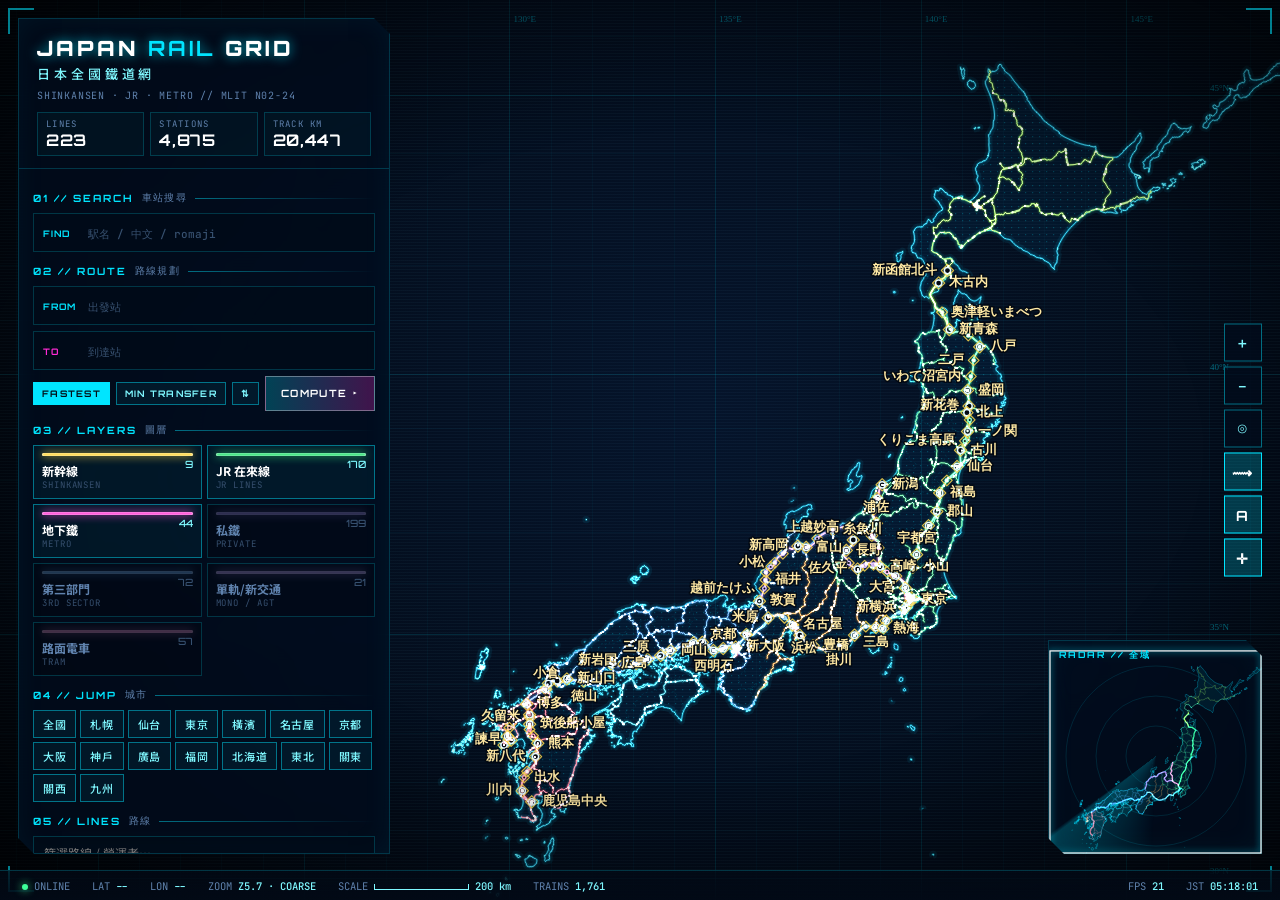
<file: japan/rail.html>
<!DOCTYPE html>
<html lang="zh-Hant">
<head>
<meta charset="UTF-8">
<meta name="viewport" content="width=device-width, initial-scale=1">
<title>JAPAN RAIL GRID · 日本全國鐵道網</title>
<link rel="preconnect" href="https://fonts.googleapis.com">
<link href="https://fonts.googleapis.com/css2?family=Orbitron:wght@500;700;900&family=JetBrains+Mono:wght@400;500;700&family=Noto+Sans+JP:wght@400;500;700;900&family=Noto+Sans+TC:wght@400;500;700&display=swap" rel="stylesheet">
<script src="lib/topojson-client.min.js"></script>
<script src="lib/japan-topo.js"></script>
<script src="lib/rail-data.js"></script>
<style>
:root{
  --bg:#02060f; --cy:#00e5ff; --cy2:#7ff8ff; --mg:#ff2bd6; --am:#ffc94d; --gr:#3dff9a;
  --tx:#cfeaff; --mu:#5f82ad; --dim:#36506f;
  --pn:rgba(2,12,28,.80); --pn2:rgba(4,20,44,.85); --ln:rgba(0,229,255,.20); --ln2:rgba(0,229,255,.45);
  --mono:"JetBrains Mono",Consolas,monospace; --orb:"Orbitron","JetBrains Mono",sans-serif; --jp:"Noto Sans JP","Noto Sans TC","Microsoft JhengHei",sans-serif;
}
*{box-sizing:border-box;margin:0;padding:0}
html,body{height:100%;overflow:hidden;background:var(--bg)}
body{color:var(--tx);font-family:var(--mono);font-size:12px;-webkit-font-smoothing:antialiased}
canvas.layer{position:fixed;inset:0;width:100%;height:100%;display:block}
#fx{cursor:crosshair;touch-action:none}
#fx.drag{cursor:grabbing}
#scan{position:fixed;inset:0;pointer-events:none;z-index:2;background:repeating-linear-gradient(0deg,rgba(120,220,255,.035) 0 1px,transparent 1px 3px);mix-blend-mode:screen}
#vig{position:fixed;inset:0;pointer-events:none;z-index:2;background:radial-gradient(ellipse at 55% 50%,transparent 50%,rgba(0,0,0,.7) 100%)}
#frame{position:fixed;inset:8px;pointer-events:none;z-index:3}
#frame i{position:absolute;width:26px;height:26px;border:2px solid var(--cy);opacity:.55}
#frame i:nth-child(1){left:0;top:0;border-right:0;border-bottom:0}
#frame i:nth-child(2){right:0;top:0;border-left:0;border-bottom:0}
#frame i:nth-child(3){left:0;bottom:0;border-right:0;border-top:0}
#frame i:nth-child(4){right:0;bottom:0;border-left:0;border-top:0}

.panel{position:fixed;z-index:10;background:var(--pn);border:1px solid var(--ln);backdrop-filter:blur(10px) saturate(140%);-webkit-backdrop-filter:blur(10px) saturate(140%);
  clip-path:polygon(0 0,calc(100% - 16px) 0,100% 16px,100% 100%,16px 100%,0 calc(100% - 16px));box-shadow:0 0 30px rgba(0,229,255,.06) inset}
.panel::before{content:"";position:absolute;right:0;top:0;width:23px;height:1px;background:var(--ln2);transform-origin:right;transform:rotate(45deg) translate(-1px,0)}

#left{left:18px;top:18px;bottom:46px;width:372px;display:flex;flex-direction:column}
.title{padding:16px 18px 12px;border-bottom:1px solid var(--ln);position:relative}
.title .t1{font:900 21px var(--orb);letter-spacing:.14em;color:#fff;text-shadow:0 0 12px rgba(0,229,255,.75);position:relative}
.title .t1 b{color:var(--cy)}
.title .t1::after{content:attr(data-t);position:absolute;left:0;top:0;color:var(--mg);opacity:.0;clip-path:inset(0 0 60% 0);animation:glitch 6s infinite steps(1)}
@keyframes glitch{0%,92%,100%{opacity:0;transform:none}93%{opacity:.8;transform:translate(2px,-1px)}95%{opacity:.6;transform:translate(-3px,1px);clip-path:inset(40% 0 20% 0)}97%{opacity:0}}
.title .t2{font:500 13px var(--jp);letter-spacing:.3em;color:var(--cy2);margin-top:3px}
.title .t3{font:10px var(--mono);color:var(--mu);margin-top:6px;letter-spacing:.08em}
.stats{display:grid;grid-template-columns:repeat(3,1fr);gap:6px;margin-top:10px}
.stat{border:1px solid var(--ln);padding:5px 8px;background:rgba(0,229,255,.03)}
.stat .k{font-size:9px;color:var(--mu);letter-spacing:.14em}
.stat .v{font:700 16px var(--orb);color:#fff;letter-spacing:.04em}
.scroll{flex:1;overflow-y:auto;padding:10px 14px 16px;scrollbar-width:thin;scrollbar-color:rgba(0,229,255,.3) transparent}
.scroll::-webkit-scrollbar{width:5px}.scroll::-webkit-scrollbar-thumb{background:rgba(0,229,255,.3)}
.sec{margin:12px 0 8px;display:flex;align-items:center;gap:8px;font:700 10px var(--orb);letter-spacing:.2em;color:var(--cy)}
.sec span{color:var(--mu);font-family:var(--mono);font-weight:500;letter-spacing:.12em}
.sec::after{content:"";flex:1;height:1px;background:linear-gradient(90deg,var(--ln2),transparent)}
.field{position:relative;margin-bottom:6px}
.field label{position:absolute;left:10px;top:50%;transform:translateY(-50%);font:700 9px var(--orb);letter-spacing:.12em;color:var(--cy);pointer-events:none}
.field.to label{color:var(--mg)}
.field input{width:100%;background:rgba(0,10,24,.7);border:1px solid var(--ln);color:#fff;font:500 13px var(--jp);padding:9px 10px 9px 54px;outline:none;transition:.2s}
.field input::placeholder{color:var(--dim);font-family:var(--mono);font-size:11px}
.field input:focus{border-color:var(--cy);box-shadow:0 0 0 1px rgba(0,229,255,.3),0 0 18px rgba(0,229,255,.15)}
.field.to input:focus{border-color:var(--mg);box-shadow:0 0 0 1px rgba(255,43,214,.3),0 0 18px rgba(255,43,214,.15)}
.ac{position:absolute;left:0;right:0;top:calc(100% + 2px);background:rgba(2,12,28,.97);border:1px solid var(--ln2);z-index:30;max-height:320px;overflow-y:auto;display:none}
.ac.on{display:block}
.ac div{display:flex;align-items:center;gap:8px;padding:7px 10px;cursor:pointer;border-bottom:1px solid rgba(0,229,255,.06)}
.ac div.on,.ac div:hover{background:rgba(0,229,255,.1)}
.ac .nm{font:700 13px var(--jp);color:#fff;white-space:nowrap}
.ac .dots{display:flex;gap:2px;flex-wrap:wrap;max-width:110px}
.ac .dots i{width:8px;height:8px;border-radius:50%;box-shadow:0 0 6px currentColor}
.ac .ops{flex:1;text-align:right;color:var(--mu);font-size:10px;white-space:nowrap;overflow:hidden;text-overflow:ellipsis}
.row{display:flex;gap:6px;align-items:center}
.btn{background:rgba(0,229,255,.06);border:1px solid var(--ln2);color:var(--cy2);font:700 10px var(--orb);letter-spacing:.14em;padding:8px 10px;cursor:pointer;transition:.15s;white-space:nowrap}
.btn:hover{background:rgba(0,229,255,.16);color:#fff;box-shadow:0 0 14px rgba(0,229,255,.25)}
.btn.on{background:var(--cy);color:#001018;border-color:var(--cy)}
.btn.go{flex:1;background:linear-gradient(90deg,rgba(0,229,255,.25),rgba(255,43,214,.25));color:#fff;border-color:rgba(255,255,255,.35);padding:10px}
.btn.go:hover{box-shadow:0 0 20px rgba(255,43,214,.35)}
.btn.sm{padding:5px 8px;font-size:9px}
.layers{display:grid;grid-template-columns:1fr 1fr;gap:5px}
.lay{border:1px solid var(--ln);padding:7px 8px;cursor:pointer;position:relative;transition:.15s;background:rgba(0,0,0,.2)}
.lay:hover{border-color:var(--ln2)}
.lay .sw{height:3px;margin-bottom:6px;border-radius:2px;background:var(--c);box-shadow:0 0 8px var(--c),0 0 2px #fff inset;opacity:.25;transition:.2s}
.lay .n{font:700 12px var(--jp);color:var(--mu)}
.lay .e{font-size:9px;color:var(--dim);letter-spacing:.1em}
.lay .c{position:absolute;right:8px;top:12px;font:500 10px var(--orb);color:var(--dim)}
.lay.on{border-color:var(--ln2);background:rgba(0,229,255,.05)}
.lay.on .sw{opacity:1}.lay.on .n{color:#fff}.lay.on .c{color:var(--cy2)}
.cities{display:flex;flex-wrap:wrap;gap:4px}
.cities .btn{font:500 11px var(--jp);letter-spacing:.06em;padding:5px 9px}
.res .sum{display:flex;align-items:baseline;gap:12px;margin:12px 0 8px;padding:10px 12px;border:1px solid var(--ln2);background:linear-gradient(90deg,rgba(0,229,255,.08),rgba(255,43,214,.06))}
.res .sum .t{font:900 28px var(--orb);color:#fff;text-shadow:0 0 12px rgba(0,229,255,.6);white-space:nowrap}
.res .sum .t small{font-size:12px;color:var(--cy2);margin:0 2px}
.res .sum .m{font-size:10px;color:var(--mu);line-height:1.7}
.res .sum .m b{color:#fff}
.stp{display:grid;grid-template-columns:16px 1fr auto;gap:10px;align-items:center;padding:3px 0}
.stp .d{width:12px;height:12px;border:2px solid #fff;transform:rotate(45deg);justify-self:center;background:var(--bg);box-shadow:0 0 8px rgba(255,255,255,.6)}
.stp .d.a{border-color:var(--cy);box-shadow:0 0 10px var(--cy)}.stp .d.b{border-color:var(--mg);box-shadow:0 0 10px var(--mg)}
.stp .n{font:700 14px var(--jp);color:#fff}
.stp .tm{font:500 10px var(--orb);color:var(--mu)}
.leg{display:grid;grid-template-columns:16px 1fr;gap:10px}
.leg .bar{width:4px;justify-self:center;background:var(--c);box-shadow:0 0 10px var(--c);margin:-3px 0}
.leg .inf{padding:6px 0 8px;color:var(--mu);font-size:10.5px;line-height:1.6}
.leg .inf .ln{font:700 12px var(--jp);color:var(--c);text-shadow:0 0 8px var(--c)}
.leg .inf .op{font-size:10px;color:var(--mu);margin-left:6px}
.leg details summary{cursor:pointer;color:var(--cy2);list-style:none;font-size:10px}
.leg details summary::-webkit-details-marker{display:none}
.leg details div{font:400 11px var(--jp);color:var(--mu);padding-top:3px;line-height:1.7}
.xf{display:grid;grid-template-columns:16px 1fr;gap:10px}
.xf .w{justify-self:center;border-left:1px dashed var(--mu);margin:-2px 0}
.xf span{font-size:10px;color:var(--am);padding:4px 0}
.note{font-size:10px;color:var(--dim);line-height:1.6;margin-top:8px}
.lfilter{width:100%;background:rgba(0,10,24,.7);border:1px solid var(--ln);color:#fff;font:12px var(--jp);padding:7px 10px;outline:none;margin-bottom:6px}
.lfilter:focus{border-color:var(--cy)}
.llist{display:flex;flex-direction:column}
.lop{font:700 9px var(--orb);color:var(--mu);letter-spacing:.16em;margin:8px 0 3px}
.li{display:grid;grid-template-columns:4px 1fr auto;gap:9px;align-items:center;padding:5px 6px;cursor:pointer;border-left:1px solid transparent}
.li:hover{background:rgba(0,229,255,.06);border-left-color:var(--cy)}
.li.off{opacity:.35}
.li .b{height:16px;background:var(--c);box-shadow:0 0 8px var(--c)}
.li .n{font:500 12.5px var(--jp);color:#fff}
.li .k{font:500 10px var(--orb);color:var(--mu)}
.focus h2{font:900 22px var(--jp);color:var(--c);text-shadow:0 0 14px var(--c);letter-spacing:.06em}
.focus .meta{color:var(--mu);font-size:10.5px;margin:4px 0 10px;line-height:1.7}
.focus .meta b{color:#fff;font-family:var(--orb)}
.seq{position:relative;margin-left:4px}
.seq .s{display:grid;grid-template-columns:18px 1fr auto;gap:8px;align-items:center;min-height:26px;cursor:pointer;position:relative}
.seq .s::before{content:"";position:absolute;left:8px;top:0;bottom:0;width:2px;background:var(--c);box-shadow:0 0 6px var(--c)}
.seq .s:first-child::before{top:50%}.seq .s:last-child::before{bottom:50%}
.seq .s i{width:9px;height:9px;border-radius:50%;background:var(--bg);border:2px solid var(--c);justify-self:center;z-index:1}
.seq .s.x i{border-color:#fff;width:11px;height:11px;box-shadow:0 0 6px #fff}
.seq .s .sn{font:500 12.5px var(--jp);color:#e9f8ff}
.seq .s:hover .sn{color:var(--cy)}
.seq .s .xd{display:flex;gap:2px}
.seq .s .xd b{width:6px;height:6px;border-radius:50%}

#card{right:18px;top:18px;width:340px;max-height:calc(100% - 300px);display:flex;flex-direction:column;transform:translateX(20px);opacity:0;pointer-events:none;transition:.25s}
#card.on{transform:none;opacity:1;pointer-events:auto}
#card .hd{padding:14px 16px 10px;border-bottom:1px solid var(--ln)}
#card .tag{font:700 9px var(--orb);letter-spacing:.2em;color:var(--cy)}
#card h2{font:900 30px var(--jp);color:#fff;letter-spacing:.08em;text-shadow:0 0 16px rgba(0,229,255,.55);margin-top:2px}
#card .co{font-size:10px;color:var(--mu);margin-top:2px}
#card .x{position:absolute;right:14px;top:10px;background:none;border:none;color:var(--mu);font:18px var(--mono);cursor:pointer}
#card .x:hover{color:#fff}
#card .bd{overflow-y:auto;padding:8px 16px 14px;scrollbar-width:thin;scrollbar-color:rgba(0,229,255,.3) transparent}
.cl{display:grid;grid-template-columns:4px 1fr;gap:10px;padding:6px 0;border-bottom:1px solid rgba(0,229,255,.07);cursor:pointer}
.cl:hover .ln{text-decoration:underline}
.cl .b{background:var(--c);box-shadow:0 0 8px var(--c)}
.cl .ln{font:700 13px var(--jp);color:#fff}
.cl .op{font-size:10px;color:var(--mu);margin-left:6px;font-weight:400}
.cl .nb{font:400 11px var(--jp);color:var(--mu);margin-top:2px}
#card .acts{display:flex;gap:6px;padding:0 16px 14px}
#card .acts .btn{flex:1}

#tools{position:fixed;right:18px;top:50%;transform:translateY(-50%);z-index:9;display:flex;flex-direction:column;gap:5px}
#tools .btn{width:38px;height:38px;padding:0;font-size:14px;display:grid;place-items:center;background:var(--pn)}
#tools .btn.on{background:rgba(0,229,255,.22);color:#fff}

#mini{right:18px;bottom:46px;width:214px;height:214px;padding:0}
#mini canvas{position:absolute;left:0;top:0;cursor:pointer}
#mini .lb{position:absolute;left:10px;top:8px;font:700 9px var(--orb);letter-spacing:.2em;color:var(--cy);z-index:2;pointer-events:none}

#status{position:fixed;left:0;right:0;bottom:0;height:30px;z-index:10;display:flex;align-items:center;gap:22px;padding:0 22px;background:linear-gradient(0deg,rgba(2,10,22,.95),rgba(2,10,22,.75));border-top:1px solid var(--ln);font-size:10.5px;color:var(--mu);white-space:nowrap;overflow:hidden}
#status b{color:var(--cy2);font-weight:500}
#status .sp{flex:1}
#status .live::before{content:"";display:inline-block;width:6px;height:6px;border-radius:50%;background:var(--gr);margin-right:6px;box-shadow:0 0 8px var(--gr);animation:blink 1.4s infinite}
@keyframes blink{50%{opacity:.2}}
#sbar{display:inline-block;height:6px;border:1px solid var(--cy2);border-top:0;vertical-align:middle;margin:0 6px}
#tip{position:fixed;z-index:20;pointer-events:none;background:rgba(2,12,28,.94);border:1px solid var(--ln2);padding:8px 11px;opacity:0;transition:opacity .1s;max-width:300px}
#tip .n{font:900 15px var(--jp);color:#fff}
#tip .l{display:flex;flex-wrap:wrap;gap:3px 10px;margin-top:4px;font:500 10.5px var(--jp)}
#tip .l span{color:var(--c);text-shadow:0 0 6px var(--c)}
#boot{position:fixed;inset:0;z-index:50;background:var(--bg);display:grid;place-items:center;transition:opacity .6s}
#boot.hide{opacity:0;pointer-events:none}
#boot pre{font:12px/1.7 var(--mono);color:var(--cy2);text-shadow:0 0 8px rgba(0,229,255,.6);min-width:440px}
#boot pre b{color:var(--gr)}
@media (max-width:900px){#left{width:auto;right:18px;bottom:auto;max-height:48%}#card{left:18px;right:18px;width:auto;top:auto;bottom:46px}#mini{display:none}}
</style>
</head>
<body>
<canvas class="layer" id="bg"></canvas>
<canvas class="layer" id="rail"></canvas>
<canvas class="layer" id="fx"></canvas>
<div id="scan"></div><div id="vig"></div>
<div id="frame"><i></i><i></i><i></i><i></i></div>

<aside id="left" class="panel">
  <div class="title">
    <div class="t1" data-t="JAPAN RAIL GRID">JAPAN <b>RAIL</b> GRID</div>
    <div class="t2">日本全國鐵道網</div>
    <div class="t3">SHINKANSEN · JR · METRO // MLIT N02-24</div>
    <div class="stats">
      <div class="stat"><div class="k">LINES</div><div class="v" id="stL">0</div></div>
      <div class="stat"><div class="k">STATIONS</div><div class="v" id="stS">0</div></div>
      <div class="stat"><div class="k">TRACK KM</div><div class="v" id="stK">0</div></div>
    </div>
  </div>
  <div class="scroll" id="scroll">
    <div class="sec">01 // SEARCH <span>車站搜尋</span></div>
    <div class="field"><label>FIND</label><input id="inS" placeholder="駅名 / 中文 / romaji" autocomplete="off"><div class="ac" id="acS"></div></div>

    <div class="sec">02 // ROUTE <span>路線規劃</span></div>
    <div class="field"><label>FROM</label><input id="inA" placeholder="出發站" autocomplete="off"><div class="ac" id="acA"></div></div>
    <div class="field to"><label>TO</label><input id="inB" placeholder="到達站" autocomplete="off"><div class="ac" id="acB"></div></div>
    <div class="row" style="margin-top:4px">
      <button class="btn sm on" data-m="fast">FASTEST</button>
      <button class="btn sm" data-m="few">MIN TRANSFER</button>
      <button class="btn sm" id="swap" title="交換">⇅</button>
      <button class="btn go" id="go">COMPUTE ▸</button>
    </div>
    <div class="res" id="res"></div>

    <div class="sec">03 // LAYERS <span>圖層</span></div>
    <div class="layers" id="layers"></div>

    <div class="sec">04 // JUMP <span>城市</span></div>
    <div class="cities" id="cities"></div>

    <div class="sec">05 // LINES <span>路線</span></div>
    <div id="focus"></div>
    <input class="lfilter" id="lf" placeholder="篩選路線 / 營運者…">
    <div class="llist" id="llist"></div>
    <div class="note">資料來源：國土交通省「國土數值情報（鐵道資料 N02-24）」。所需時間為依距離與車種估算之概略值，僅供參考。</div>
  </div>
</aside>

<aside id="card" class="panel">
  <div class="hd"><div class="tag" id="cTag">STATION // 駅</div><h2 id="cName"></h2><div class="co" id="cCo"></div><button class="x" id="cX">✕</button></div>
  <div class="bd" id="cBody"></div>
  <div class="acts"><button class="btn" id="cA">SET FROM</button><button class="btn" id="cB" style="color:#ff8cec;border-color:rgba(255,43,214,.5)">SET TO</button></div>
</aside>

<div id="tools">
  <button class="btn" id="zIn" title="放大">＋</button>
  <button class="btn" id="zOut" title="縮小">－</button>
  <button class="btn" id="zFit" title="全國">◎</button>
  <button class="btn on" id="tTr" title="列車動畫">⟿</button>
  <button class="btn on" id="tLb" title="站名">A</button>
  <button class="btn on" id="tXh" title="準星">✛</button>
</div>

<div id="mini" class="panel"><div class="lb">RADAR // 全域</div><canvas id="miniC"></canvas></div>

<div id="status">
  <span class="live">ONLINE</span>
  <span>LAT <b id="sLat">--</b></span><span>LON <b id="sLon">--</b></span>
  <span>ZOOM <b id="sZ">--</b></span>
  <span>SCALE<span id="sbar"></span><b id="sS">--</b></span>
  <span>TRAINS <b id="sT">0</b></span>
  <span class="sp"></span>
  <span>FPS <b id="sF">--</b></span>
  <span>JST <b id="sC">--</b></span>
</div>
<div id="tip"></div>
<div id="boot"><pre id="bootTxt"></pre></div>

<script>
(() => {
'use strict';
const $ = s => document.querySelector(s);
const R = window.RAIL;

/* =====================================================================
   Projection: Web-Mercator degrees, origin shifted to keep float32 precision
   ===================================================================== */
const D2R = Math.PI/180, LON0 = 137;
const mercY = lat => Math.log(Math.tan(Math.PI/4 + lat*D2R/2)) / D2R;
const MY0 = mercY(36);
const WX = lon => lon - LON0, WY = lat => MY0 - mercY(lat);
const invLon = X => X + LON0, invLat = Y => (2*Math.atan(Math.exp((MY0 - Y)*D2R)) - Math.PI/2) / D2R;

function decode(str){
  const out = []; let i = 0, lat = 0, lon = 0; const n = str.length;
  while (i < n){
    let b, sh = 0, r = 0;
    do { b = str.charCodeAt(i++) - 63; r |= (b & 31) << sh; sh += 5; } while (b >= 32);
    lat += (r & 1) ? ~(r >> 1) : (r >> 1);
    sh = 0; r = 0;
    do { b = str.charCodeAt(i++) - 63; r |= (b & 31) << sh; sh += 5; } while (b >= 32);
    lon += (r & 1) ? ~(r >> 1) : (r >> 1);
    out.push(WX(lon/1e5), WY(lat/1e5));
  }
  return new Float32Array(out);
}
const mix = (hex, to, t) => { const a = parseInt(hex.slice(1),16), b = parseInt(to.slice(1),16);
  const c = [16,8,0].map(s => Math.round(((a>>s)&255)*(1-t) + ((b>>s)&255)*t)); return `rgb(${c[0]},${c[1]},${c[2]})`; };

/* =====================================================================
   Categories
   ===================================================================== */
const CATS = {
  shinkansen:{n:'新幹線',      e:'SHINKANSEN',   on:true,  col:'#ffd84a', w:2.4, glow:12, kmh:260, dwell:2.5, trail:28},
  jr:        {n:'JR 在來線',   e:'JR LINES',     on:true,  col:'#36e27b', w:1.25,glow:6,  kmh:70,  dwell:.8,  trail:11},
  subway:    {n:'地下鐵',      e:'METRO',        on:true,  col:'#ff4dd8', w:1.7, glow:7,  kmh:34,  dwell:.5,  trail:10},
  private:   {n:'私鐵',        e:'PRIVATE',      on:false, col:'#a78bfa', w:1.05,glow:5,  kmh:58,  dwell:.7,  trail:9},
  third:     {n:'第三部門',    e:'3RD SECTOR',   on:false, col:'#67b7ff', w:1.05,glow:5,  kmh:52,  dwell:.8,  trail:9},
  mono:      {n:'單軌/新交通', e:'MONO / AGT',   on:false, col:'#c9a6ff', w:1.1, glow:5,  kmh:30,  dwell:.6,  trail:8},
  tram:      {n:'路面電車',    e:'TRAM',         on:false, col:'#ff8fd0', w:1.0, glow:4,  kmh:16,  dwell:.4,  trail:6},
};
const CAT_ORDER = ['tram','mono','third','private','jr','subway','shinkansen']; // draw order (bottom → top)

/* =====================================================================
   Lines
   ===================================================================== */
const LINES = R.lines.map((l,i) => {
  const L = {i, name:l.n, op:l.op, cat:l.c, col:l.col, km:l.km, fineS:l.f, fine:null, coarse:l.g.map(decode), paths:{}};
  let x0=1e9,y0=1e9,x1=-1e9,y1=-1e9;
  for (const a of L.coarse) for (let j=0;j<a.length;j+=2){ const x=a[j],y=a[j+1]; if(x<x0)x0=x; if(x>x1)x1=x; if(y<y0)y0=y; if(y>y1)y1=y; }
  L.bb = [x0,y0,x1,y1];
  L.core = mix(l.col, '#ffffff', .5);
  L.label = l.op + ' ' + l.n;
  return L;
});
function linePath(L, lod){
  if (L.paths[lod]) return L.paths[lod];
  if (lod==='fine' && !L.fine) L.fine = L.fineS.map(decode);
  const p = new Path2D();
  for (const a of (lod==='fine' ? L.fine : L.coarse)){ if (a.length<4) continue; p.moveTo(a[0],a[1]); for (let j=2;j<a.length;j+=2) p.lineTo(a[j],a[j+1]); }
  return L.paths[lod] = p;
}
const LINES_DRAW = [...LINES].sort((a,b) => CAT_ORDER.indexOf(a.cat)-CAT_ORDER.indexOf(b.cat));

/* =====================================================================
   Stations / groups / edges
   ===================================================================== */
const N = R.st.l.length, SL = Int32Array.from(R.st.l), SG = Int32Array.from(R.st.g);
const SX = new Float32Array(N), SY = new Float32Array(N), SLON = R.st.x, SLAT = R.st.y;
for (let s=0;s<N;s++){ SX[s]=WX(R.st.x[s]); SY[s]=WY(R.st.y[s]); }
const NG = R.gr.n.length, GN = R.gr.n, GX = new Float32Array(NG), GY = new Float32Array(NG);
for (let g=0; g<NG; g++){ GX[g]=WX(R.gr.x[g]); GY[g]=WY(R.gr.y[g]); }
const GM = Array.from({length:NG}, () => []);
for (let s=0;s<N;s++) GM[SG[s]].push(s);
const GL = GM.map(m => [...new Set(m.map(s => SL[s]))]);
const GSHIN = GL.map(ls => ls.some(l => LINES[l].cat==='shinkansen'));
const GV = new Int16Array(NG);      // number of visible lines at the group
const LS = LINES.map(() => []);     // stations per line
for (let s=0;s<N;s++) LS[SL[s]].push(s);

const NE = R.e.length/3, EA = new Int32Array(NE), EB = new Int32Array(NE), EKM = new Float32Array(NE);
const NB = Array.from({length:N}, () => []);
const LE = LINES.map(() => []);
for (let e=0;e<NE;e++){ EA[e]=R.e[3*e]; EB[e]=R.e[3*e+1]; EKM[e]=R.e[3*e+2]/100; NB[EA[e]].push(e); NB[EB[e]].push(e); LE[SL[EA[e]]].push(e); }
const EG = new Array(NE);   // lazily decoded track geometry {xy, cum, len}
function edgeGeom(e){
  if (EG[e]) return EG[e];
  let xy = decode(R.ep[e]);
  if (xy.length < 4) xy = new Float32Array([SX[EA[e]],SY[EA[e]],SX[EB[e]],SY[EB[e]]]);
  const n = xy.length/2, cum = new Float32Array(n);
  for (let i=1;i<n;i++) cum[i] = cum[i-1] + Math.hypot(xy[2*i]-xy[2*i-2], xy[2*i+1]-xy[2*i-1]);
  return EG[e] = {xy, cum, len:cum[n-1]};
}
function pointAt(G, d, out){
  const {xy, cum, len} = G, n = cum.length;
  if (d <= 0 || n < 2){ out[0]=xy[0]; out[1]=xy[1]; return out; }
  if (d >= len){ out[0]=xy[2*n-2]; out[1]=xy[2*n-1]; return out; }
  let lo = 0, hi = n-1;
  while (hi-lo > 1){ const m = (lo+hi)>>1; if (cum[m] <= d) lo = m; else hi = m; }
  const t = (d-cum[lo]) / ((cum[hi]-cum[lo]) || 1);
  out[0] = xy[2*lo] + (xy[2*hi]-xy[2*lo])*t; out[1] = xy[2*lo+1] + (xy[2*hi+1]-xy[2*lo+1])*t;
  return out;
}
const kmBetween = (lon1,lat1,lon2,lat2) => Math.hypot((lon1-lon2)*Math.cos((lat1+lat2)/2*D2R)*111.32, (lat1-lat2)*110.57);

// walking links between nearby (different) station groups, e.g. 梅田 ↔ 大阪
const WALK = Array.from({length:NG}, () => []);
(() => {
  const cell = new Map(), key = (a,b) => a*100000+b;
  for (let g=0; g<NG; g++){ const k = key(Math.floor(R.gr.x[g]/.01), Math.floor(R.gr.y[g]/.01)); if (!cell.has(k)) cell.set(k,[]); cell.get(k).push(g); }
  for (let g=0; g<NG; g++){
    const cx = Math.floor(R.gr.x[g]/.01), cy = Math.floor(R.gr.y[g]/.01);
    for (let dx=-1;dx<=1;dx++) for (let dy=-1;dy<=1;dy++){
      for (const h of cell.get(key(cx+dx,cy+dy)) || []){
        if (h<=g) continue;
        const d = kmBetween(R.gr.x[g],R.gr.y[g],R.gr.x[h],R.gr.y[h]);
        if (d < .45){ WALK[g].push([h,d]); WALK[h].push([g,d]); }
      }
    }
  }
})();

/* =====================================================================
   Search index (Japanese names + 繁/簡 kanji folding + romaji aliases)
   ===================================================================== */
const FOLD = (() => {
  const pairs = '澀渋澁渋濱浜廣広櫻桜國国澤沢邊辺鐵鉄會会龍竜條条戶戸黑黒惠恵壽寿德徳豐豊藏蔵圓円關関鄉郷縣県樂楽學学瀨瀬淺浅發発稻稲竝並兩両對対廳庁號号臺台灣湾萬万禪禅靜静龜亀榮栄氣気歲歳譽誉莊荘輕軽實実鹽塩驛駅區区團団圖図營営獨独舊旧單単參参寶宝嶽岳濟済齋斎劍剣經経總総綠緑處処戰戦擴拡曉暁檢検殘残溫温滿満瀧滝燒焼狹狭產産畫画當当盡尽穗穂繪絵繼継續続聲声腦脳舉挙藝芸藥薬蟲虫裝装覺覚觀観證証讀読變変賣売轉転辭辞醫医釋釈錢銭鎭鎮隨随險険雜雑雙双靈霊顯顕驗験鷄鶏麥麦點点齒歯齡齢拜拝稱称繩縄兒児歐欧涉渉狀状祕秘蘆芦錄録鐮鎌隱隠雞鶏顏顔橫横與与'+
    '东東涩渋滨浜广広樱桜国国泽沢边辺铁鉄龙竜户戸丰豊圆円关関乡郷县県乐楽濑瀬发発两両对対厅庁湾湾龟亀荣栄气気岁歳轻軽实実盐塩驿駅团団图図营営单単剑剣经経总総绿緑处処战戦扩拡晓暁检検满満泷滝烧焼产産众衆矿鉱穗穂丝糸绘絵继継续続听聴脑脳举挙艺芸药薬装装觉覚观観证証读読变変卖売转転释釈钱銭镇鎮险険杂雑双双灵霊显顕验験鸡鶏齿歯龄齢阳陽门門马馬鸟鳥长長冈岡桥橋车車云雲叶葉历歴冲沖绳縄儿児岛島宫宮爱愛树樹汤湯汉漢见見贺賀罗羅闻聞开開间間华華园園远遠连連进進运運过過达達铃鈴银銀锦錦镰鎌问問阵陣陆陸际際难難电電须須顺順预預领領风風飞飛馆館驹駒鱼魚鸭鴨鹤鶴丽麗筑築线線站駅';
  const m = new Map(); for (let i=0;i<pairs.length;i+=2) m.set(pairs[i], pairs[i+1]); return m;
})();
const norm = s => [...String(s).toLowerCase()].map(c => FOLD.get(c) || c).join('')
  .replace(/[ヶヵが]/g,'ケ').replace(/[のノ]/g,'ノ').replace(/[\s\-‐ー・･()（）〈〉]/g,'');
const ALIAS = {tokyo:'東京',shinjuku:'新宿',shibuya:'渋谷',ikebukuro:'池袋',ueno:'上野',shinagawa:'品川',akihabara:'秋葉原',ginza:'銀座',asakusa:'浅草',
  roppongi:'六本木',harajuku:'原宿',ebisu:'恵比寿',meguro:'目黒',gotanda:'五反田',osaki:'大崎',hamamatsucho:'浜松町',shimbashi:'新橋',otemachi:'大手町',
  yokohama:'横浜',shinyokohama:'新横浜',kawasaki:'川崎',omiya:'大宮',chiba:'千葉',narita:'成田空港',haneda:'羽田空港第1・第2ターミナル',
  osaka:'大阪',shinosaka:'新大阪',umeda:'梅田',namba:'難波',tennoji:'天王寺',kyoto:'京都',kobe:'神戸',sannomiya:'三宮',sannomiyajr:'三ノ宮',
  nagoya:'名古屋',sakae:'栄',sapporo:'札幌',sendai:'仙台',hakata:'博多',fukuoka:'博多',tenjin:'天神',hiroshima:'広島',okayama:'岡山',kanazawa:'金沢',
  nagano:'長野',niigata:'新潟',kagoshima:'鹿児島中央',kumamoto:'熊本',hakodate:'函館',shinhakodate:'新函館北斗',aomori:'青森',shinaomori:'新青森',
  morioka:'盛岡',akita:'秋田',yamagata:'山形',fukushima:'福島',utsunomiya:'宇都宮',shizuoka:'静岡',hamamatsu:'浜松',nara:'奈良',wakayama:'和歌山',
  himeji:'姫路',matsuyama:'松山',takamatsu:'高松',kochi:'高知',tokushima:'徳島',nagasaki:'長崎',oita:'大分',miyazaki:'宮崎',asahikawa:'旭川',
  kushiro:'釧路',otaru:'小樽',nikko:'日光',kamakura:'鎌倉',atami:'熱海',karuizawa:'軽井沢',toyama:'富山',fukui:'福井',gifu:'岐阜',matsumoto:'松本',
  kofu:'甲府',mito:'水戸',takasaki:'高崎',kokura:'小倉',kitakyushu:'小倉',maihama:'舞浜',disney:'舞浜',odawara:'小田原',numazu:'沼津',
  toyohashi:'豊橋',tsuruga:'敦賀',maibara:'米原',shinkobe:'新神戸',kurashiki:'倉敷',matsue:'松江',tottori:'鳥取',yamaguchi:'新山口',saga:'佐賀',
  beppu:'別府',naha:'県庁前',noboribetsu:'登別',obihiro:'帯広',abashiri:'網走',wakkanai:'稚内',hachinohe:'八戸',kitasenju:'北千住',kinshicho:'錦糸町',
  oshiage:'押上',skytree:'押上',tsukiji:'築地',toyosu:'豊洲',odaiba:'台場',nakano:'中野',kichijoji:'吉祥寺',tachikawa:'立川',hachioji:'八王子'};
const GKEY = new Array(NG);
(() => {
  const byName = new Map(); for (let g=0; g<NG; g++){ const k = GN[g]; if (!byName.has(k)) byName.set(k, []); byName.get(k).push(g); }
  for (let g=0; g<NG; g++) GKEY[g] = norm(GN[g]);
  for (const [en, ja] of Object.entries(ALIAS)) for (const g of byName.get(ja) || []) GKEY[g] += ' ' + en;
})();

/* =====================================================================
   State & canvases
   ===================================================================== */
const state = {
  view:{k:60, tx:0, ty:0}, dirty:true, lod:'coarse',
  focus:-1, sel:-1, hover:-1, A:-1, B:-1, route:null, mode:'fast',
  trains:true, labels:true, xhair:true, mouse:null,
};
const cvBg = $('#bg'), cvRail = $('#rail'), cvFx = $('#fx');
const cB = cvBg.getContext('2d'), cR = cvRail.getContext('2d'), cF = cvFx.getContext('2d');
let W=0, H=0, DPR=1;
function resize(){
  W = innerWidth; H = innerHeight; DPR = Math.min(2, devicePixelRatio || 1);
  for (const c of [cvBg, cvRail, cvFx]){ c.width = W*DPR; c.height = H*DPR; }
  state.dirty = true;
}
const w2s = (x,y) => [x*state.view.k + state.view.tx, y*state.view.k + state.view.ty];
const s2w = (x,y) => [(x-state.view.tx)/state.view.k, (y-state.view.ty)/state.view.k];
const setWorld = (ctx) => { const v = state.view; ctx.setTransform(DPR*v.k,0,0,DPR*v.k,DPR*v.tx,DPR*v.ty); };
const setScreen = (ctx) => ctx.setTransform(DPR,0,0,DPR,0,0);
const panelW = () => innerWidth > 900 ? 400 : 0;

/* =====================================================================
   Base map: Japan from topojson, grid, dot-matrix land
   ===================================================================== */
const topo = window.JAPAN_TOPO, tobj = topo.objects[Object.keys(topo.objects)[0]];
const ringsToPath = (geom, closed) => {
  const p = new Path2D();
  const polys = geom.type === 'MultiPolygon' ? geom.coordinates : geom.type === 'Polygon' ? [geom.coordinates]
    : geom.type === 'MultiLineString' ? [geom.coordinates] : [[geom.coordinates]];
  for (const poly of polys) for (const ring of poly){
    ring.forEach(([lon,lat],i) => { const x=WX(lon), y=WY(lat); i ? p.lineTo(x,y) : p.moveTo(x,y); });
    if (closed) p.closePath();
  }
  return p;
};
const LAND = ringsToPath(topojson.merge(topo, tobj.geometries), true);
const COAST = ringsToPath(topojson.mesh(topo, tobj, (a,b) => a===b), false);
const PREF = ringsToPath(topojson.mesh(topo, tobj, (a,b) => a!==b), false);
const dotPattern = (() => {
  const c = document.createElement('canvas'); c.width = c.height = 7; const x = c.getContext('2d');
  x.fillStyle = 'rgba(0,229,255,.22)'; x.fillRect(3,3,1.2,1.2); return cB.createPattern(c, 'repeat');
})();
function niceStep(pxPerDeg, target){
  const steps = [10,5,2,1,.5,.25,.1,.05,.02,.01,.005];
  let s = steps[0]; for (const t of steps) if (t*pxPerDeg >= target) s = t; return s;
}
function renderBase(){
  const ctx = cB, v = state.view;
  setScreen(ctx);
  const g = ctx.createRadialGradient(W*.55, H*.45, 0, W*.55, H*.45, Math.max(W,H)*.8);
  g.addColorStop(0, '#05142b'); g.addColorStop(1, '#010409');
  ctx.fillStyle = g; ctx.fillRect(0,0,W,H);
  // lat/lon grid
  const [x0w,y0w] = s2w(0,0), [x1w,y1w] = s2w(W,H);
  const lon0 = invLon(x0w), lon1 = invLon(x1w), latT = invLat(y0w), latB = invLat(y1w);
  const step = niceStep(v.k, 110), minor = step/5;
  ctx.lineWidth = 1;
  const drawGrid = (st, style) => {
    ctx.strokeStyle = style; ctx.beginPath();
    for (let lo = Math.ceil(lon0/st)*st; lo <= lon1; lo += st){ const x = Math.round(WX(lo)*v.k+v.tx)+.5; ctx.moveTo(x,0); ctx.lineTo(x,H); }
    for (let la = Math.ceil(latB/st)*st; la <= latT; la += st){ const y = Math.round(WY(la)*v.k+v.ty)+.5; ctx.moveTo(0,y); ctx.lineTo(W,y); }
    ctx.stroke();
  };
  if (minor*v.k > 14) drawGrid(minor, 'rgba(0,229,255,.035)');
  drawGrid(step, 'rgba(0,229,255,.09)');
  ctx.fillStyle = 'rgba(0,229,255,.45)'; ctx.font = '500 9px "JetBrains Mono"';
  const dec = step < .1 ? 2 : step < 1 ? 1 : 0;
  ctx.textAlign = 'left';
  for (let lo = Math.ceil(lon0/step)*step; lo <= lon1; lo += step){ const x = WX(lo)*v.k+v.tx; if (x > panelW()+10) ctx.fillText(lo.toFixed(dec)+'°E', x+4, 22); }
  for (let la = Math.ceil(latB/step)*step; la <= latT; la += step){ const y = WY(la)*v.k+v.ty; ctx.fillText(la.toFixed(dec)+'°N', W-70, y-4); }
  // land: clip and fill with dot matrix
  setWorld(ctx);
  ctx.fillStyle = 'rgba(0,70,120,.16)'; ctx.fill(LAND);
  ctx.save(); ctx.clip(LAND); setScreen(ctx); ctx.fillStyle = dotPattern; ctx.fillRect(0,0,W,H); ctx.restore();
  setWorld(ctx);
  ctx.lineJoin = 'round';
  ctx.strokeStyle = 'rgba(0,229,255,.10)'; ctx.lineWidth = 1/v.k; ctx.setLineDash([3/v.k, 3/v.k]); ctx.stroke(PREF); ctx.setLineDash([]);
  ctx.globalCompositeOperation = 'lighter';
  ctx.strokeStyle = 'rgba(0,229,255,.07)'; ctx.lineWidth = 7/v.k; ctx.stroke(COAST);
  ctx.strokeStyle = 'rgba(0,229,255,.22)'; ctx.lineWidth = 2.4/v.k; ctx.stroke(COAST);
  ctx.strokeStyle = 'rgba(120,245,255,.65)'; ctx.lineWidth = .8/v.k; ctx.stroke(COAST);
  ctx.globalCompositeOperation = 'source-over';
}

/* =====================================================================
   Rail layer: glowing lines, stations, labels
   ===================================================================== */
const zf = () => Math.max(.75, Math.min(2.8, Math.pow(state.view.k/180, .32)));
let DRAWN = [];   // [g, sx, sy, r] of stations drawn in the last frame (for hit-testing)
function viewBox(){ const [x0,y0] = s2w(0,0), [x1,y1] = s2w(W,H); return [x0,y0,x1,y1]; }
const isVisLine = L => CATS[L.cat].on;
function refreshVis(){
  for (let g=0; g<NG; g++){ let c = 0; for (const l of GL[g]) if (CATS[LINES[l].cat].on) c++; GV[g] = c; }
  // stats
  let nl=0, km=0; for (const L of LINES) if (isVisLine(L)){ nl++; km += L.km; }
  let ns = 0; for (let g=0; g<NG; g++) if (GV[g]) ns++;
  countTo($('#stL'), nl); countTo($('#stS'), ns); countTo($('#stK'), Math.round(km));
}
function countTo(el, target){
  const from = +el.dataset.v || 0, t0 = performance.now(); el.dataset.v = target;
  const step = now => { const t = Math.min(1, (now-t0)/700), e = 1-Math.pow(1-t,3); el.textContent = Math.round(from+(target-from)*e).toLocaleString(); if (t<1) requestAnimationFrame(step); };
  requestAnimationFrame(step);
}
const measure = new Map();
function textW(ctx, s, font){ const k = font+'|'+s; let w = measure.get(k); if (w==null){ ctx.font = font; w = ctx.measureText(s).width; measure.set(k,w); } return w; }

function renderRail(){
  const ctx = cR, v = state.view, k = v.k, z = zf();
  setScreen(ctx); ctx.clearRect(0,0,W,H);
  const [bx0,by0,bx1,by1] = viewBox(), m = 20/k;
  const lod = k > 650 ? 'fine' : 'coarse'; state.lod = lod;
  const vis = LINES_DRAW.filter(L => isVisLine(L) && L.bb[2] >= bx0-m && L.bb[0] <= bx1+m && L.bb[3] >= by0-m && L.bb[1] <= by1+m);
  state.visLines = vis.length;
  const focus = state.focus, routeOn = !!state.route;
  const alphaOf = L => focus >= 0 ? (L.i === focus ? 1 : .09) : routeOn ? .32 : 1;
  setWorld(ctx);
  ctx.lineJoin = 'round'; ctx.lineCap = 'round';
  ctx.globalCompositeOperation = 'lighter';
  const passes = [
    L => [CATS[L.cat].glow*z*(L.i===focus?1.8:1), .07],
    L => [CATS[L.cat].w*z*2.6*(L.i===focus?1.5:1), .22],
    L => [CATS[L.cat].w*z*(L.i===focus?1.6:1), .95],
  ];
  passes.forEach((pf, pi) => {
    for (const L of vis){
      const [w, a] = pf(L), al = a*alphaOf(L);
      if (al < .004) continue;
      ctx.globalAlpha = al; ctx.lineWidth = w/k;
      ctx.strokeStyle = pi === 2 ? L.core : L.col;
      ctx.stroke(linePath(L, lod));
    }
  });
  ctx.globalAlpha = 1; ctx.globalCompositeOperation = 'source-over';

  // stations
  setScreen(ctx);
  DRAWN = [];
  const showAll = k >= 300, showHub = k >= 110;
  const focusSet = focus >= 0 ? new Set(LS[focus].map(s => SG[s])) : null;
  const routeSet = state.route ? state.route.groups : null;
  const cand = [];
  for (let g=0; g<NG; g++){
    if (!GV[g]) continue;
    const onF = focusSet && focusSet.has(g), onR = routeSet && routeSet.has(g);
    if (!(showAll || onF || onR || GSHIN[g] || (showHub && GV[g] >= 3))) continue;
    if (focusSet && !onF && !showAll) continue;
    const sx = GX[g]*k + v.tx, sy = GY[g]*k + v.ty;
    if (sx < -20 || sy < -20 || sx > W+20 || sy > H+20) continue;
    const dim = (focusSet && !onF) || (routeSet && !onR);
    const xchg = GV[g] >= 2, r = (xchg ? 3.1 : 2.1)*Math.min(z,1.9) + (GSHIN[g] ? .8 : 0);
    ctx.globalAlpha = dim ? .18 : 1;
    if (GSHIN[g]){
      ctx.strokeStyle = 'rgba(255,216,74,.85)'; ctx.lineWidth = 1.2;
      ctx.beginPath(); ctx.moveTo(sx, sy-r-3); ctx.lineTo(sx+r+3, sy); ctx.lineTo(sx, sy+r+3); ctx.lineTo(sx-r-3, sy); ctx.closePath(); ctx.stroke();
    }
    if (xchg){
      ctx.fillStyle = '#02060f'; ctx.strokeStyle = '#e9fdff'; ctx.lineWidth = 1.5;
      ctx.beginPath(); ctx.arc(sx, sy, r, 0, 7); ctx.fill(); ctx.stroke();
    } else {
      const L = LINES[GL[g].find(l => CATS[LINES[l].cat].on) ?? GL[g][0]];
      ctx.fillStyle = L.core; ctx.beginPath(); ctx.arc(sx, sy, r, 0, 7); ctx.fill();
      ctx.fillStyle = '#02060f'; ctx.beginPath(); ctx.arc(sx, sy, r*.42, 0, 7); ctx.fill();
    }
    DRAWN.push([g, sx, sy, r]);
    if (!dim) cand.push([g, sx, sy, r, onF, onR]);
  }
  ctx.globalAlpha = 1;

  // labels: greedy, collision-aware
  if (state.labels){
    const pri = c => (c[5]?1e4:0) + (c[4]?5e3:0) + (state.sel===c[0]?1e5:0) + (GSHIN[c[0]]?400:0) + GV[c[0]]*40 + GM[c[0]].length;
    cand.sort((a,b) => pri(b)-pri(a));
    const minLines = k < 110 ? 99 : k < 300 ? 3 : k < 700 ? 2 : 1;
    const boxes = [], maxN = 420;
    let n = 0;
    for (const c of cand){
      const [g, sx, sy, r, onF, onR] = c;
      if (!(onF || onR || GSHIN[g] || GV[g] >= minLines || state.sel===g)) continue;
      const big = GSHIN[g] || GV[g] >= 4;
      const fs = big ? 12.5 : 11, font = `${big?700:500} ${fs}px "Noto Sans JP","Noto Sans TC"`;
      const w = textW(ctx, GN[g], font) + 4, h = fs + 3;
      const cs = [[sx+r+5, sy-h/2], [sx-r-5-w, sy-h/2], [sx-w/2, sy-r-5-h], [sx-w/2, sy+r+5]];
      for (const [lx,ly] of cs){
        const b = [lx, ly, lx+w, ly+h];
        if (b[0] < panelW()-10 && b[1] < H) { if (b[2] < panelW()) continue; }
        let hit = false;
        for (const o of boxes) if (b[0]<o[2] && b[2]>o[0] && b[1]<o[3] && b[3]>o[1]) { hit = true; break; }
        if (hit) continue;
        boxes.push(b);
        ctx.font = font; ctx.textBaseline = 'middle'; ctx.textAlign = 'left';
        ctx.lineWidth = 3; ctx.strokeStyle = 'rgba(2,6,15,.92)'; ctx.strokeText(GN[g], lx+2, ly+h/2);
        ctx.fillStyle = onR ? '#ffffff' : GSHIN[g] ? '#ffe9a3' : big ? '#e6fbff' : '#9fd2ee';
        ctx.fillText(GN[g], lx+2, ly+h/2);
        n++; break;
      }
      if (n >= maxN) break;
    }
  }
}

/* =====================================================================
   Trains (simulated pulses that run station to station along real track)
   ===================================================================== */
const TRAINS = [];
function seedTrains(){
  TRAINS.length = 0;
  LINES.forEach(L => {
    const es = LE[L.i]; if (!es.length) return;
    const n = L.cat === 'shinkansen' ? Math.max(2, Math.round(es.length/1.2)) : Math.max(1, Math.round(es.length/3.2));
    for (let j=0;j<n;j++){
      const e = es[(Math.random()*es.length)|0], G = edgeGeom(e), fwd = Math.random() < .5;
      TRAINS.push({L, e, fwd, d:Math.random()*G.len, dwell:0});
    }
  });
  TRAINS.sort((a,b) => a.L.i - b.L.i);
}
function advance(t, dt, spd){
  if (t.dwell > 0){ t.dwell -= dt; return; }
  const G = edgeGeom(t.e);
  t.d += (t.fwd ? 1 : -1) * spd * dt;
  if (t.d >= 0 && t.d <= G.len) return;
  const at = t.fwd ? EB[t.e] : EA[t.e];
  const next = NB[at].filter(e => e !== t.e);
  if (!next.length){ t.fwd = !t.fwd; t.d = Math.max(0, Math.min(G.len, t.d)); t.dwell = CATS[t.L.cat].dwell*1.5; return; }
  const e2 = next[(Math.random()*next.length)|0], G2 = edgeGeom(e2);
  t.e = e2; t.fwd = EA[e2] === at; t.d = t.fwd ? 0 : G2.len;
  if (G2.len > 1e-5) t.dwell = CATS[t.L.cat].dwell * .35;
}
const P1 = [0,0], P2 = [0,0];
function drawTrains(ctx, dt){
  const v = state.view, k = v.k, z = zf();
  const [bx0,by0,bx1,by1] = viewBox();
  // time-lapse factor shrinks as you zoom in, so motion stays readable at every scale
  const lapse = 1100 * Math.pow(70/k, .7) / 90 / 3600;
  setWorld(ctx); ctx.globalCompositeOperation = 'lighter'; ctx.lineCap = 'round';
  let cur = null, path = null, heads = new Path2D(), shown = 0;
  const flush = () => { if (!path) return; const C = CATS[cur.cat], dimA = state.focus>=0 ? (cur.i===state.focus?1:.08) : state.route ? .15 : 1;
    ctx.globalAlpha = .85*dimA; ctx.strokeStyle = cur.core; ctx.lineWidth = C.w*z*2.2/k; ctx.stroke(path); };
  for (const t of TRAINS){
    if (!CATS[t.L.cat].on) continue;
    advance(t, dt, CATS[t.L.cat].kmh * lapse);
    const G = edgeGeom(t.e); pointAt(G, t.d, P1);
    if (P1[0] < bx0 || P1[0] > bx1 || P1[1] < by0 || P1[1] > by1) continue;
    if (t.L !== cur){ flush(); cur = t.L; path = new Path2D(); }
    const tr = CATS[t.L.cat].trail * Math.min(1.6, z) / k;
    pointAt(G, t.d + (t.fwd ? -tr : tr), P2);
    path.moveTo(P2[0], P2[1]); path.lineTo(P1[0], P1[1]);
    const hr = (t.L.cat==='shinkansen' ? 1.8 : 1.2) * Math.min(z,1.8) / k;
    heads.rect(P1[0]-hr, P1[1]-hr, hr*2, hr*2);
    shown++;
  }
  flush();
  ctx.globalAlpha = state.route || state.focus>=0 ? .3 : .95; ctx.fillStyle = '#ffffff'; ctx.fill(heads);
  ctx.globalAlpha = 1; ctx.globalCompositeOperation = 'source-over';
  return shown;
}

/* =====================================================================
   Routing (Dijkstra over station × line nodes with transfers & walks)
   ===================================================================== */
function rideMin(e){ const C = CATS[LINES[SL[EA[e]]].cat]; const km = EKM[e]; return km < .05 ? .1 : km/C.kmh*60 + C.dwell*.8; }
function xferMin(s, t){
  if (SL[s] === SL[t]) return .1;
  const a = LINES[SL[s]], b = LINES[SL[t]];
  if (a.cat==='shinkansen' || b.cat==='shinkansen') return 8;
  return a.op === b.op ? 3.5 : 5.5;
}
function findRoute(gA, gB, mode){
  const P = mode==='few' ? 30 : 0;
  const dist = new Float64Array(N).fill(Infinity), prev = new Int32Array(N).fill(-1), how = new Int8Array(N), hE = new Int32Array(N).fill(-1), done = new Uint8Array(N);
  const hk = [], hv = [];
  const push = (d, s) => { hk.push(d); hv.push(s); let i = hk.length-1; while (i>0){ const p=(i-1)>>1; if (hk[p] <= hk[i]) break; [hk[p],hk[i]]=[hk[i],hk[p]]; [hv[p],hv[i]]=[hv[i],hv[p]]; i=p; } };
  const pop = () => { const d=hk[0], s=hv[0], ld=hk.pop(), ls=hv.pop(); if (hk.length){ hk[0]=ld; hv[0]=ls; let i=0; for(;;){ const l=2*i+1, r=l+1; let m=i; if (l<hk.length && hk[l]<hk[m]) m=l; if (r<hk.length && hk[r]<hk[m]) m=r; if (m===i) break; [hk[m],hk[i]]=[hk[i],hk[m]]; [hv[m],hv[i]]=[hv[i],hv[m]]; i=m; } } return [d,s]; };
  const ok = s => CATS[LINES[SL[s]].cat].on;
  for (const s of GM[gA]) if (ok(s)){ dist[s] = 0; push(0, s); }
  const relax = (s, t, w, h, e) => { const nd = dist[s] + w; if (nd < dist[t]){ dist[t] = nd; prev[t] = s; how[t] = h; hE[t] = e; push(nd, t); } };
  let end = -1;
  while (hk.length){
    const [d, s] = pop(); if (done[s]) continue; done[s] = 1;
    if (SG[s] === gB){ end = s; break; }
    for (const e of NB[s]){ const t = EA[e]===s ? EB[e] : EA[e]; if (ok(t)) relax(s, t, rideMin(e), 0, e); }
    for (const t of GM[SG[s]]) if (t !== s && ok(t)) relax(s, t, xferMin(s,t) + (SL[s]===SL[t] ? 0 : P), 1, -1);
    for (const [h, km] of WALK[SG[s]]) for (const t of GM[h]) if (ok(t)) relax(s, t, 3 + km*13 + P, 2, -1);
  }
  if (end < 0) return null;
  const chain = []; for (let s = end; s >= 0; s = prev[s]) chain.unshift(s);
  const steps = [], legs = []; let cur = null, km = 0;
  for (let i=1;i<chain.length;i++){
    const a = chain[i-1], b = chain[i];
    if (how[b] === 0 || (how[b] === 1 && SL[a] === SL[b])){
      if (!cur || cur.line !== SL[b]){ cur = {type:'leg', line:SL[b], sts:[a], edges:[], km:0, t:0}; legs.push(cur); steps.push(cur); }
      cur.sts.push(b);
      if (how[b] === 0){ const e = hE[b]; cur.edges.push([e, EA[e]===a]); cur.km += EKM[e]; cur.t += rideMin(e); km += EKM[e]; }
    } else {
      steps.push({type: how[b]===1 ? 'xfer' : 'walk', a, b, t: dist[b]-dist[a]-(how[b]===1 || how[b]===2 ? P : 0)});
      cur = null;
    }
  }
  const total = steps.reduce((s,x) => s + x.t, 0);
  const groups = new Set(); legs.forEach(l => l.sts.forEach(s => groups.add(SG[s])));
  // world-space paths per leg (real track geometry)
  legs.forEach(l => {
    const p = new Path2D(); let first = true;
    for (const [e, fwd] of l.edges){
      const G = edgeGeom(e), n = G.cum.length;
      for (let j=0;j<n;j++){ const q = fwd ? j : n-1-j; const x = G.xy[2*q], y = G.xy[2*q+1]; if (first){ p.moveTo(x,y); first = false; } else p.lineTo(x,y); }
    }
    l.path = p;
  });
  return {gA, gB, steps, legs, total, km, groups, xfers: legs.length-1};
}
const fmtT = m => { m = Math.round(m); return m >= 60 ? `${Math.floor(m/60)}<small>h</small>${String(m%60).padStart(2,'0')}<small>m</small>` : `${m}<small>min</small>`; };
const fmtTt = m => { m = Math.round(m); return m >= 60 ? `${Math.floor(m/60)} 小時 ${m%60} 分` : `${m} 分`; };
function runRoute(){
  const out = $('#res');
  if (state.A < 0 || state.B < 0){ out.innerHTML = `<div class="note">» 請設定 FROM / TO（可於地圖點選車站）。</div>`; return; }
  if (state.A === state.B){ out.innerHTML = `<div class="note">» FROM 與 TO 相同。</div>`; return; }
  const t0 = performance.now();
  const r = findRoute(state.A, state.B, state.mode);
  const ms = performance.now()-t0;
  state.route = r; state.focus = -1; renderFocus(); state.dirty = true;
  if (!r){ out.innerHTML = `<div class="note">» NO ROUTE — 目前開啟的圖層無法連通，試著開啟「私鐵 / 第三部門」。</div>`; return; }
  let h = `<div class="sum"><div class="t">${fmtT(r.total)}</div><div class="m">DIST <b>${r.km.toFixed(1)}</b> km · XFER <b>${r.xfers}</b><br>STOPS <b>${r.legs.reduce((a,l)=>a+new Set(l.sts.map(s=>SG[s])).size-1,0)}</b> · SOLVED <b>${ms.toFixed(0)}</b> ms</div></div>`;
  let clock = 0;
  r.steps.forEach((s, i) => {
    if (s.type === 'leg'){
      const L = LINES[s.line], g0 = SG[s.sts[0]], g1 = SG[s.sts[s.sts.length-1]];
      const mids = []; s.sts.slice(1,-1).forEach(x => { const n = GN[SG[x]]; if (n !== GN[g0] && n !== GN[g1] && mids[mids.length-1] !== n) mids.push(n); });
      h += `<div class="stp"><span class="d ${i===0?'a':''}"></span><span class="n">${GN[g0]}</span><span class="tm">+${Math.round(clock)}′</span></div>
        <div class="leg" style="--c:${L.col}"><span class="bar"></span><div class="inf"><span class="ln">${L.name}</span><span class="op">${L.op} · ${CATS[L.cat].n}</span><br>
        ${mids.length+1} 站 · ${s.km.toFixed(1)} km · 約 ${fmtTt(s.t)}
        ${mids.length ? `<details><summary>▸ 經由 ${mids.length} 站</summary><div>${mids.join(' › ')}</div></details>` : ''}</div></div>`;
      clock += s.t;
      if (i === r.steps.length-1) h += `<div class="stp"><span class="d b"></span><span class="n">${GN[g1]}</span><span class="tm">+${Math.round(clock)}′</span></div>`;
    } else {
      h += `<div class="xf"><span class="w"></span><span>${s.type==='walk' ? `⇢ 步行轉乘 ${GN[SG[s.a]]} → ${GN[SG[s.b]]}` : `⟳ 站內轉乘`} · ${Math.max(1,Math.round(s.t))} 分</span></div>`;
      clock += s.t;
    }
  });
  h += `<div class="note">※ 依路線距離與車種速度估算（含停站、轉乘），非實際時刻表。</div>`;
  out.innerHTML = h;
  let x0=1e9,y0=1e9,x1=-1e9,y1=-1e9;
  r.groups.forEach(g => { x0=Math.min(x0,GX[g]); x1=Math.max(x1,GX[g]); y0=Math.min(y0,GY[g]); y1=Math.max(y1,GY[g]); });
  fitBox(x0,y0,x1,y1, 30000);
}
function drawRoute(ctx, time){
  const r = state.route; if (!r) return;
  const k = state.view.k;
  setWorld(ctx); ctx.lineCap = 'round'; ctx.lineJoin = 'round';
  ctx.globalCompositeOperation = 'lighter';
  for (const l of r.legs){
    const L = LINES[l.line];
    ctx.globalAlpha = .16; ctx.strokeStyle = L.col; ctx.lineWidth = 18/k; ctx.stroke(l.path);
    ctx.globalAlpha = .5; ctx.lineWidth = 7/k; ctx.stroke(l.path);
    ctx.globalAlpha = 1; ctx.strokeStyle = L.core; ctx.lineWidth = 3/k; ctx.stroke(l.path);
    ctx.setLineDash([3/k, 16/k]); ctx.lineDashOffset = -time*0.06/k; ctx.strokeStyle = '#ffffff'; ctx.lineWidth = 3.2/k; ctx.stroke(l.path); ctx.setLineDash([]);
  }
  ctx.globalCompositeOperation = 'source-over';
  setScreen(ctx);
  r.steps.filter(s => s.type==='walk').forEach(s => {
    const [ax,ay] = w2s(SX[s.a],SY[s.a]), [bx,by] = w2s(SX[s.b],SY[s.b]);
    ctx.strokeStyle = '#ffc94d'; ctx.setLineDash([2,4]); ctx.lineWidth = 2; ctx.beginPath(); ctx.moveTo(ax,ay); ctx.lineTo(bx,by); ctx.stroke(); ctx.setLineDash([]);
  });
}

/* =====================================================================
   FX layer: reticles, endpoints, crosshair
   ===================================================================== */
function reticle(ctx, g, col, time, label){
  const [x,y] = w2s(GX[g], GY[g]), a = time/900;
  ctx.save(); ctx.translate(x,y);
  ctx.strokeStyle = col; ctx.lineWidth = 1.6; ctx.shadowColor = col; ctx.shadowBlur = 10;
  for (let i=0;i<4;i++){ ctx.beginPath(); ctx.arc(0,0,15, a+i*Math.PI/2, a+i*Math.PI/2+.8); ctx.stroke(); }
  const pr = 15 + (time/30 % 26); ctx.globalAlpha = Math.max(0, 1-(pr-15)/26); ctx.beginPath(); ctx.arc(0,0,pr,0,7); ctx.stroke();
  ctx.globalAlpha = 1; ctx.shadowBlur = 0;
  if (label){
    ctx.beginPath(); ctx.moveTo(11,-11); ctx.lineTo(26,-26); ctx.lineTo(40,-26); ctx.stroke();
    ctx.font = '700 9px Orbitron'; ctx.fillStyle = col; ctx.textBaseline = 'bottom'; ctx.fillText(label, 42, -24);
  }
  ctx.restore();
}
let lastT = performance.now(), fpsAcc = 0, fpsN = 0;
function frame(now){
  const dt = Math.min(.05, (now-lastT)/1000); lastT = now;
  fpsAcc += dt; fpsN++; if (fpsAcc > .5){ $('#sF').textContent = Math.round(fpsN/fpsAcc); fpsAcc = 0; fpsN = 0; }
  if (state.dirty){ renderBase(); renderRail(); state.dirty = false; updateStatus(); }
  const ctx = cF; setScreen(ctx); ctx.clearRect(0,0,W,H);
  drawRoute(ctx, now);
  let shown = 0;
  if (state.trains) shown = drawTrains(ctx, dt);
  $('#sT').textContent = shown.toLocaleString();
  setScreen(ctx);
  if (state.A >= 0) reticle(ctx, state.A, '#00e5ff', now, 'FROM');
  if (state.B >= 0) reticle(ctx, state.B, '#ff2bd6', now, 'TO');
  if (state.sel >= 0 && state.sel !== state.A && state.sel !== state.B) reticle(ctx, state.sel, '#ffffff', now, 'TARGET');
  if (state.hover >= 0){ const [x,y] = w2s(GX[state.hover], GY[state.hover]); ctx.strokeStyle = 'rgba(255,255,255,.9)'; ctx.lineWidth = 1.2; ctx.beginPath(); ctx.arc(x,y,9,0,7); ctx.stroke(); }
  if (state.xhair && state.mouse && !drag.moved){
    const [mx,my] = state.mouse;
    ctx.strokeStyle = 'rgba(0,229,255,.16)'; ctx.lineWidth = 1; ctx.beginPath();
    ctx.moveTo(0,my+.5); ctx.lineTo(W,my+.5); ctx.moveTo(mx+.5,0); ctx.lineTo(mx+.5,H); ctx.stroke();
    ctx.strokeStyle = 'rgba(0,229,255,.7)'; ctx.strokeRect(mx-6.5, my-6.5, 13, 13);
  }
  drawMini(now);
  requestAnimationFrame(frame);
}

/* =====================================================================
   Minimap radar
   ===================================================================== */
const mini = $('#miniC'), mctx = mini.getContext('2d'), MS = 214;
const MB = (() => { const x0 = WX(128.3), x1 = WX(146.2), y0 = WY(45.8), y1 = WY(30.6); const s = Math.min((MS-24)/(x1-x0), (MS-30)/(y1-y0));
  return {s, ox: (MS - (x1-x0)*s)/2 - x0*s, oy: 18 + (MS-24 - (y1-y0)*s)/2 - y0*s}; })();
let miniBase = null;
function buildMini(){
  mini.width = MS*DPR; mini.height = MS*DPR; mini.style.width = mini.style.height = MS+'px';
  const c = document.createElement('canvas'); c.width = c.height = MS*DPR; const x = c.getContext('2d');
  x.setTransform(DPR*MB.s,0,0,DPR*MB.s,DPR*MB.ox,DPR*MB.oy);
  x.fillStyle = 'rgba(0,229,255,.08)'; x.fill(LAND);
  x.strokeStyle = 'rgba(0,229,255,.5)'; x.lineWidth = .6/MB.s; x.stroke(COAST);
  x.globalCompositeOperation = 'lighter';
  for (const L of LINES) if (L.cat==='shinkansen' || L.cat==='jr'){ x.strokeStyle = L.col; x.globalAlpha = L.cat==='shinkansen' ? .9 : .35; x.lineWidth = (L.cat==='shinkansen'?1.3:.6)/MB.s; x.stroke(linePath(L,'coarse')); }
  miniBase = c;
}
function drawMini(now){
  const x = mctx; x.setTransform(DPR,0,0,DPR,0,0); x.clearRect(0,0,MS,MS);
  if (miniBase) x.drawImage(miniBase, 0, 0, MS, MS);
  const cx = MS/2, cy = MS/2+8, a = now/1600 % (Math.PI*2);
  if (x.createConicGradient){
    const g = x.createConicGradient(a - .9, cx, cy);
    g.addColorStop(0, 'rgba(0,229,255,0)'); g.addColorStop(.14, 'rgba(0,229,255,.22)'); g.addColorStop(.145, 'rgba(0,229,255,0)');
    x.fillStyle = g; x.beginPath(); x.arc(cx, cy, MS*.7, 0, 7); x.fill();
  }
  x.strokeStyle = 'rgba(0,229,255,.12)'; x.lineWidth = 1;
  for (const r of [30,60,90]){ x.beginPath(); x.arc(cx,cy,r,0,7); x.stroke(); }
  const [vx0,vy0,vx1,vy1] = viewBox();
  const rx0 = vx0*MB.s+MB.ox, ry0 = vy0*MB.s+MB.oy, rx1 = vx1*MB.s+MB.ox, ry1 = vy1*MB.s+MB.oy;
  x.strokeStyle = '#ffffff'; x.lineWidth = 1.2; x.shadowColor = '#00e5ff'; x.shadowBlur = 6;
  x.strokeRect(Math.max(1,rx0), Math.max(1,ry0), Math.max(3, Math.min(MS-2,rx1)-Math.max(1,rx0)), Math.max(3, Math.min(MS-2,ry1)-Math.max(1,ry0)));
  x.shadowBlur = 0;
  for (const [g, c] of [[state.A,'#00e5ff'],[state.B,'#ff2bd6']]) if (g >= 0){
    const px = GX[g]*MB.s+MB.ox, py = GY[g]*MB.s+MB.oy, pr = 3 + (now/120 % 8);
    x.fillStyle = c; x.beginPath(); x.arc(px,py,2.5,0,7); x.fill();
    x.strokeStyle = c; x.globalAlpha = 1 - (pr-3)/8; x.beginPath(); x.arc(px,py,pr,0,7); x.stroke(); x.globalAlpha = 1;
  }
}
mini.addEventListener('click', e => {
  const r = mini.getBoundingClientRect(), mx = e.clientX-r.left, my = e.clientY-r.top;
  const wx = (mx-MB.ox)/MB.s, wy = (my-MB.oy)/MB.s;
  centerWorld(wx, wy, state.view.k);
});

/* =====================================================================
   View control
   ===================================================================== */
const KMIN = 25, KMAX = 90000;
function zoomAt(mx, my, f){
  const v = state.view, k2 = Math.max(KMIN, Math.min(KMAX, v.k*f)), r = k2/v.k;
  v.tx = mx - (mx-v.tx)*r; v.ty = my - (my-v.ty)*r; v.k = k2; state.dirty = true;
}
let fly = 0;
function flyTo(t, ms=800){
  cancelAnimationFrame(fly);
  const f = {...state.view}, t0 = performance.now(), cx = W/2, cy = H/2;
  const wf = [(cx-f.tx)/f.k, (cy-f.ty)/f.k], wt = [(cx-t.tx)/t.k, (cy-t.ty)/t.k];
  // zoom out a little mid-flight for long hops
  const dist = Math.hypot(wt[0]-wf[0], wt[1]-wf[1]), peak = Math.min(f.k, t.k, Math.max(KMIN, Math.min(W,H)/(dist*1.6+1e-6)));
  const ease = x => x<.5 ? 4*x*x*x : 1-Math.pow(-2*x+2,3)/2;
  const step = now => {
    const p = Math.min(1,(now-t0)/ms), e = ease(p);
    let lk = Math.log(f.k)*(1-e) + Math.log(t.k)*e;
    const bump = Math.log(Math.min(f.k,t.k)) - Math.log(peak);
    if (bump > 0) lk -= bump * Math.sin(Math.PI*e);
    const k = Math.exp(lk), wx = wf[0]+(wt[0]-wf[0])*e, wy = wf[1]+(wt[1]-wf[1])*e;
    state.view.k = k; state.view.tx = cx - wx*k; state.view.ty = cy - wy*k; state.dirty = true;
    if (p < 1) fly = requestAnimationFrame(step);
  };
  fly = requestAnimationFrame(step);
}
function viewFor(wx, wy, k){ const cx = panelW() + (W-panelW())/2, cy = H/2; return {k, tx: cx - wx*k, ty: cy - wy*k}; }
function centerWorld(wx, wy, k){ flyTo(viewFor(wx, wy, k)); }
function fitBox(x0,y0,x1,y1, maxK=KMAX, animate=true){
  const pl = panelW()+50, pr = 90, pt = 60, pb = 70, aw = W-pl-pr, ah = H-pt-pb;
  const k = Math.max(KMIN, Math.min(maxK, aw/Math.max(1e-4,x1-x0), ah/Math.max(1e-4,y1-y0)));
  const t = {k, tx: pl + aw/2 - k*(x0+x1)/2, ty: pt + ah/2 - k*(y0+y1)/2};
  if (animate) flyTo(t); else { Object.assign(state.view, t); state.dirty = true; }
}
const fitJapan = (anim=true) => fitBox(WX(129.2), WY(45.6), WX(145.9), WY(31.0), KMAX, anim);

/* ---------- pointer ---------- */
const drag = {on:false, moved:false, x:0, y:0, id:null, pts:new Map(), pinch:null};
cvFx.addEventListener('wheel', e => { e.preventDefault(); cancelAnimationFrame(fly); zoomAt(e.clientX, e.clientY, Math.exp(-e.deltaY*(e.ctrlKey?.01:.0018))); }, {passive:false});
cvFx.addEventListener('pointerdown', e => {
  cancelAnimationFrame(fly);
  drag.pts.set(e.pointerId, [e.clientX, e.clientY]);
  if (drag.pts.size === 2){ const [a,b] = [...drag.pts.values()]; drag.pinch = {d:Math.hypot(a[0]-b[0],a[1]-b[1]), cx:(a[0]+b[0])/2, cy:(a[1]+b[1])/2}; }
  drag.on = true; drag.moved = false; drag.x = e.clientX; drag.y = e.clientY;
  cvFx.setPointerCapture(e.pointerId);
});
cvFx.addEventListener('pointermove', e => {
  state.mouse = [e.clientX, e.clientY];
  const [wx, wy] = s2w(e.clientX, e.clientY);
  $('#sLat').textContent = invLat(wy).toFixed(4)+'°N'; $('#sLon').textContent = invLon(wx).toFixed(4)+'°E';
  if (drag.on && drag.pts.has(e.pointerId)){
    drag.pts.set(e.pointerId, [e.clientX, e.clientY]);
    if (drag.pts.size === 2 && drag.pinch){
      const [a,b] = [...drag.pts.values()], d = Math.hypot(a[0]-b[0],a[1]-b[1]), cx = (a[0]+b[0])/2, cy = (a[1]+b[1])/2;
      state.view.tx += cx-drag.pinch.cx; state.view.ty += cy-drag.pinch.cy; zoomAt(cx, cy, d/drag.pinch.d); drag.pinch = {d,cx,cy}; drag.moved = true; return;
    }
    const dx = e.clientX-drag.x, dy = e.clientY-drag.y;
    if (!drag.moved && Math.hypot(dx,dy) < 4) return;
    drag.moved = true; cvFx.classList.add('drag'); hideTip();
    state.view.tx += dx; state.view.ty += dy; drag.x = e.clientX; drag.y = e.clientY; state.dirty = true;
    return;
  }
  hoverAt(e.clientX, e.clientY);
});
const endDrag = e => {
  drag.pts.delete(e.pointerId); if (drag.pts.size < 2) drag.pinch = null;
  if (drag.pts.size === 0){
    const wasDrag = drag.moved; drag.on = false; cvFx.classList.remove('drag');
    if (!wasDrag && e.type === 'pointerup'){ if (state.hover >= 0) openGroup(state.hover); else closeCard(); }
    setTimeout(() => drag.moved = false, 0);
  }
};
cvFx.addEventListener('pointerup', endDrag); cvFx.addEventListener('pointercancel', endDrag);
cvFx.addEventListener('pointerleave', () => { state.mouse = null; state.hover = -1; hideTip(); });
cvFx.addEventListener('dblclick', e => { cancelAnimationFrame(fly); zoomAt(e.clientX, e.clientY, 2); });
function hoverAt(x, y){
  let best = -1, bd = 14*14;
  for (const [g, sx, sy] of DRAWN){ const d = (sx-x)**2 + (sy-y)**2; if (d < bd){ bd = d; best = g; } }
  state.hover = best;
  if (best < 0){ hideTip(); return; }
  showTip(best, x, y);
}
const tip = $('#tip');
function linesOfGroup(g){ return GL[g].map(l => LINES[l]).sort((a,b) => CAT_ORDER.indexOf(b.cat)-CAT_ORDER.indexOf(a.cat)); }
function showTip(g, x, y){
  const ls = linesOfGroup(g).filter(isVisLine);
  tip.innerHTML = `<div class="n">${GN[g]}</div><div class="l">${ls.slice(0,10).map(L => `<span style="--c:${L.col}">${L.name}</span>`).join('')}${ls.length>10?`<span style="--c:#8aa">+${ls.length-10}</span>`:''}</div>`;
  tip.style.opacity = 1;
  const w = tip.offsetWidth, h = tip.offsetHeight;
  tip.style.left = Math.min(W-w-12, x+18)+'px'; tip.style.top = Math.max(10, y-h-14)+'px';
}
function hideTip(){ tip.style.opacity = 0; }

/* =====================================================================
   Station card
   ===================================================================== */
const card = $('#card');
function openGroup(g, fly=false){
  state.sel = g; state.dirty = true;
  $('#cName').textContent = GN[g];
  $('#cCo').textContent = `${R.gr.y[g].toFixed(4)}°N  ${R.gr.x[g].toFixed(4)}°E  ·  NODE #${String(g).padStart(4,'0')}`;
  const ls = linesOfGroup(g);
  $('#cTag').textContent = `STATION // ${ls.length} LINE${ls.length>1?'S':''}${GSHIN[g]?' // SHINKANSEN':''}`;
  const rows = ls.map(L => {
    const nbn = new Set();
    for (const s of GM[g]) if (SL[s] === L.i) for (const e of NB[s]){ const t = EA[e]===s ? EB[e] : EA[e]; if (SG[t] !== g) nbn.add(GN[SG[t]]); }
    return `<div class="cl" data-l="${L.i}" style="--c:${L.col};${isVisLine(L)?'':'opacity:.45'}"><span class="b"></span><div><span class="ln">${L.name}</span><span class="op">${L.op} · ${CATS[L.cat].n}</span>
      <div class="nb">${nbn.size ? '⇆ ' + [...nbn].join(' · ') : '— 終點 —'}</div></div></div>`;
  }).join('');
  const walks = WALK[g].map(([h]) => `<a href="#" data-g="${h}" style="color:var(--am)">${GN[h]}</a>`);
  $('#cBody').innerHTML = rows + (walks.length ? `<div class="note" style="color:var(--mu)">⇢ 步行可達：${walks.join('、')}</div>` : '');
  $('#cBody').querySelectorAll('.cl').forEach(el => el.onclick = () => focusLine(+el.dataset.l));
  $('#cBody').querySelectorAll('[data-g]').forEach(a => a.onclick = ev => { ev.preventDefault(); openGroup(+a.dataset.g, true); });
  card.classList.add('on');
  if (fly) centerWorld(GX[g], GY[g], Math.max(state.view.k, 2200));
}
function closeCard(){ if (state.sel < 0) return; state.sel = -1; card.classList.remove('on'); state.dirty = true; }
$('#cX').onclick = closeCard;
$('#cA').onclick = () => setEnd('A', state.sel);
$('#cB').onclick = () => setEnd('B', state.sel);
function setEnd(w, g){
  if (g < 0) return;
  state[w] = g; $('#in'+w).value = GN[g];
  if (state.A >= 0 && state.B >= 0) runRoute(); else state.dirty = true;
}

/* =====================================================================
   Autocomplete
   ===================================================================== */
function search(q, max=10){
  q = norm(q); if (!q) return [];
  const out = [];
  for (let g=0; g<NG; g++){
    const k = GKEY[g], i = k.indexOf(q);
    if (i < 0) continue;
    const exact = k === q || k.split(' ').includes(q);
    out.push([g, (exact?0:i===0?1:2)*1000 - GL[g].length*10 - (GSHIN[g]?50:0)]);
  }
  out.sort((a,b) => a[1]-b[1]);
  return out.slice(0, max).map(x => x[0]);
}
function setupAC(inp, box, onPick){
  let items = [], cur = 0;
  const render = () => {
    items = search(inp.value); cur = 0;
    if (!inp.value.trim()){ box.classList.remove('on'); return; }
    box.innerHTML = items.length ? items.map((g,i) => {
      const ls = linesOfGroup(g);
      const ops = [...new Set(ls.map(L => L.op))].slice(0,3).join(' / ');
      return `<div data-i="${i}" class="${i===0?'on':''}"><span class="nm">${GN[g]}</span><span class="dots">${ls.slice(0,12).map(L => `<i style="background:${L.col};color:${L.col}" title="${L.name}"></i>`).join('')}</span><span class="ops">${ops}</span></div>`;
    }).join('') : `<div style="color:var(--mu)">NO MATCH</div>`;
    box.classList.add('on');
    box.querySelectorAll('[data-i]').forEach(d => d.onmousedown = e => { e.preventDefault(); pick(+d.dataset.i); });
  };
  const pick = i => { const g = items[i]; if (g == null) return; box.classList.remove('on'); inp.value = GN[g]; inp.blur(); onPick(g); };
  inp.addEventListener('input', render);
  inp.addEventListener('focus', () => { inp.select(); render(); });
  inp.addEventListener('blur', () => setTimeout(() => box.classList.remove('on'), 120));
  inp.addEventListener('keydown', e => {
    if (!box.classList.contains('on')) return;
    if (e.key === 'ArrowDown' || e.key === 'ArrowUp'){ e.preventDefault(); cur = (cur + (e.key==='ArrowDown'?1:-1) + items.length) % Math.max(1,items.length);
      box.querySelectorAll('[data-i]').forEach((d,i) => d.classList.toggle('on', i===cur)); }
    else if (e.key === 'Enter'){ e.preventDefault(); pick(cur); }
    else if (e.key === 'Escape') box.classList.remove('on');
  });
}
setupAC($('#inS'), $('#acS'), g => openGroup(g, true));
setupAC($('#inA'), $('#acA'), g => { setEnd('A', g); if (state.B < 0) centerWorld(GX[g], GY[g], Math.max(state.view.k, 1500)); });
setupAC($('#inB'), $('#acB'), g => { setEnd('B', g); if (state.A < 0) centerWorld(GX[g], GY[g], Math.max(state.view.k, 1500)); });
document.querySelectorAll('[data-m]').forEach(b => b.onclick = () => {
  state.mode = b.dataset.m; document.querySelectorAll('[data-m]').forEach(x => x.classList.toggle('on', x===b)); if (state.route) runRoute();
});
$('#go').onclick = runRoute;
$('#swap').onclick = () => { [state.A, state.B] = [state.B, state.A]; $('#inA').value = state.A>=0 ? GN[state.A] : ''; $('#inB').value = state.B>=0 ? GN[state.B] : ''; if (state.A>=0 && state.B>=0) runRoute(); };

/* =====================================================================
   Layers, cities, line list, focus
   ===================================================================== */
function renderLayers(){
  const counts = {}; LINES.forEach(L => counts[L.cat] = (counts[L.cat]||0) + 1);
  $('#layers').innerHTML = Object.entries(CATS).map(([k,C]) =>
    `<div class="lay${C.on?' on':''}" data-k="${k}" style="--c:${C.col}"><div class="sw"></div><div class="n">${C.n}</div><div class="e">${C.e}</div><div class="c">${counts[k]||0}</div></div>`).join('');
  $('#layers').querySelectorAll('.lay').forEach(el => el.onclick = () => {
    const C = CATS[el.dataset.k]; C.on = !C.on; el.classList.toggle('on', C.on);
    refreshVis(); renderLineList(); state.dirty = true;
    if (state.route && state.A>=0 && state.B>=0) runRoute();
  });
}
const CITIES = [['全國',null],['札幌',[141.35,43.065,2600]],['仙台',[140.882,38.262,2600]],['東京',[139.745,35.686,2300]],['橫濱',[139.62,35.47,2600]],
  ['名古屋',[136.905,35.165,2600]],['京都',[135.77,35.0,3000]],['大阪',[135.505,34.69,2600]],['神戶',[135.18,34.69,3000]],['廣島',[132.47,34.39,2600]],['福岡',[130.41,33.6,2800]],
  ['北海道',[142.8,43.4,170]],['東北',[140.7,39.3,170]],['關東',[139.6,36.0,320]],['關西',[135.5,34.75,380]],['九州',[130.9,32.6,200]]];
$('#cities').innerHTML = CITIES.map(([n],i) => `<button class="btn" data-c="${i}">${n}</button>`).join('');
$('#cities').querySelectorAll('[data-c]').forEach(b => b.onclick = () => {
  const c = CITIES[+b.dataset.c][1];
  if (!c) fitJapan(); else centerWorld(WX(c[0]), WY(c[1]), c[2]);
});
function renderLineList(){
  const q = norm($('#lf').value);
  const groups = new Map();
  LINES.forEach(L => {
    if (q && !norm(L.name + L.op).includes(q)) return;
    if (!q && !isVisLine(L)) return;
    const key = L.cat === 'shinkansen' ? '新幹線' : L.op;
    if (!groups.has(key)) groups.set(key, []); groups.get(key).push(L);
  });
  let h = '';
  for (const [op, ls] of groups){
    h += `<div class="lop">${op} · ${ls.length}</div>`;
    h += ls.map(L => `<div class="li${isVisLine(L)?'':' off'}" data-l="${L.i}" style="--c:${L.col}"><span class="b"></span><span class="n">${L.name}</span><span class="k">${Math.round(L.km)} km</span></div>`).join('');
  }
  $('#llist').innerHTML = h || `<div class="note">NO LINES</div>`;
  $('#llist').querySelectorAll('.li').forEach(el => el.onclick = () => focusLine(+el.dataset.l));
}
$('#lf').addEventListener('input', renderLineList);
function lineOrder(li){
  // DFS from a terminal so branches appear as contiguous runs
  const sts = LS[li]; if (!sts.length) return [];
  const deg = s => NB[s].length;
  const start = sts.find(s => deg(s) === 1) ?? sts[0];
  const seen = new Set(), out = [];
  const stack = [start];
  while (stack.length){
    const s = stack.pop(); if (seen.has(s)) continue; seen.add(s); out.push(s);
    const nx = NB[s].map(e => EA[e]===s ? EB[e] : EA[e]).filter(t => !seen.has(t));
    for (let i = nx.length-1; i >= 0; i--) stack.push(nx[i]);
  }
  for (const s of sts) if (!seen.has(s)) out.push(s);
  const res = []; for (const s of out) if (!res.length || res[res.length-1] !== SG[s]) res.push(SG[s]);
  return res;
}
function focusLine(li){
  const L = LINES[li];
  if (!CATS[L.cat].on){ CATS[L.cat].on = true; renderLayers(); refreshVis(); renderLineList(); }
  state.focus = li; state.route = null; $('#res').innerHTML = ''; state.dirty = true;
  renderFocus();
  const [x0,y0,x1,y1] = L.bb; fitBox(x0,y0,x1,y1, 20000);
  $('#focus').scrollIntoView({behavior:'smooth', block:'start'});
}
function renderFocus(){
  const el = $('#focus');
  if (state.focus < 0){ el.innerHTML = ''; return; }
  const L = LINES[state.focus], seq = lineOrder(L.i);
  el.innerHTML = `<div class="focus" style="--c:${L.col}"><div class="row" style="justify-content:space-between"><h2>${L.name}</h2><button class="btn sm" id="fClr">CLEAR ✕</button></div>
    <div class="meta">${L.op} · ${CATS[L.cat].n} ${CATS[L.cat].e}<br>LENGTH <b>${L.km.toFixed(1)}</b> km · STATIONS <b>${seq.length}</b></div>
    <div class="seq">${seq.map(g => { const others = GL[g].filter(l => l !== L.i && isVisLine(LINES[l]));
      return `<div class="s${others.length?' x':''}" data-g="${g}"><i></i><span class="sn">${GN[g]}</span><span class="xd">${others.slice(0,8).map(l => `<b style="background:${LINES[l].col}"></b>`).join('')}</span></div>`; }).join('')}</div></div>`;
  $('#fClr').onclick = () => { state.focus = -1; renderFocus(); state.dirty = true; };
  el.querySelectorAll('[data-g]').forEach(d => d.onclick = () => openGroup(+d.dataset.g, true));
}

/* =====================================================================
   Tools, status, keyboard
   ===================================================================== */
const zoomBtn = f => { const t = viewFor(...s2w(panelW()+(W-panelW())/2, H/2), Math.max(KMIN, Math.min(KMAX, state.view.k*f))); flyTo(t, 350); };
$('#zIn').onclick = () => zoomBtn(1.8); $('#zOut').onclick = () => zoomBtn(1/1.8); $('#zFit').onclick = () => fitJapan();
$('#tTr').onclick = e => { state.trains = !state.trains; e.currentTarget.classList.toggle('on', state.trains); };
$('#tLb').onclick = e => { state.labels = !state.labels; e.currentTarget.classList.toggle('on', state.labels); state.dirty = true; };
$('#tXh').onclick = e => { state.xhair = !state.xhair; e.currentTarget.classList.toggle('on', state.xhair); };
function updateStatus(){
  const k = state.view.k, cy = invLat((H/2 - state.view.ty)/k);
  const pxPerKm = k / (111.32*Math.cos(cy*D2R));
  const nice = [.1,.2,.5,1,2,5,10,20,50,100,200,500].find(v => v*pxPerKm >= 60) || 500;
  $('#sbar').style.width = Math.round(nice*pxPerKm)+'px';
  $('#sS').textContent = nice < 1 ? nice*1000+' m' : nice+' km';
  $('#sZ').textContent = 'Z' + (Math.log2(k/25)+5).toFixed(1) + ' · ' + state.lod.toUpperCase();
}
setInterval(() => { const d = new Date(Date.now()+9*3600e3); $('#sC').textContent = d.toISOString().slice(11,19); }, 1000);
window.addEventListener('keydown', e => {
  if (e.target.tagName === 'INPUT') return;
  if (e.key==='+' || e.key==='=') zoomBtn(1.6); else if (e.key==='-') zoomBtn(1/1.6);
  else if (e.key==='0') fitJapan();
  else if (e.key==='Escape'){ closeCard(); if (state.route){ state.route = null; $('#res').innerHTML = ''; state.dirty = true; } if (state.focus>=0){ state.focus=-1; renderFocus(); state.dirty = true; } }
});
window.addEventListener('resize', resize);

/* =====================================================================
   Boot
   ===================================================================== */
(async () => {
  const bootLines = [
    '> JAPAN RAIL GRID v2.4 — initialising',
    `> loading MLIT N02-24 railway dataset ............ <b>OK</b>`,
    `> lines        ${LINES.length.toString().padStart(6)} ............................ <b>OK</b>`,
    `> stations     ${N.toString().padStart(6)} (${NG} transfer groups) ....... <b>OK</b>`,
    `> track links  ${NE.toString().padStart(6)} ............................ <b>OK</b>`,
    `> building routing graph & walking links ......... <b>OK</b>`,
    `> spawning train simulation ...................... <b>OK</b>`,
    '> RENDER PIPELINE ONLINE_',
  ];
  const bt = $('#bootTxt');
  for (const l of bootLines){ bt.innerHTML += l + '\n'; await new Promise(r => setTimeout(r, 90)); }
  resize(); refreshVis(); renderLayers(); renderLineList(); seedTrains(); buildMini();
  fitJapan(false);
  // deep links: #from=東京&to=博多  |  #line=山手線  |  #city=大阪
  const h = new URLSearchParams(decodeURIComponent(location.hash.slice(1)));
  const findG = name => search(name, 1)[0] ?? -1;
  if (h.get('layers')) for (const k of Object.keys(CATS)) CATS[k].on = h.get('layers').split(',').includes(k);
  if (h.get('layers')){ renderLayers(); refreshVis(); renderLineList(); }
  if (h.get('city')){ const c = CITIES.find(c => c[0] === h.get('city')); if (c && c[1]) { Object.assign(state.view, viewFor(WX(c[1][0]), WY(c[1][1]), c[1][2])); } }
  if (h.get('line')){ const L = LINES.find(L => L.name === h.get('line')); if (L) focusLine(L.i); }
  if (h.get('from') && h.get('to')){ const a = findG(h.get('from')), b = findG(h.get('to')); if (a>=0 && b>=0){ state.A = a; state.B = b; $('#inA').value = GN[a]; $('#inB').value = GN[b]; runRoute(); } }
  if (h.get('station')){ const g = findG(h.get('station')); if (g >= 0) openGroup(g, true); }
  requestAnimationFrame(frame);
  setTimeout(() => $('#boot').classList.add('hide'), 250);
  setTimeout(() => { $('#boot').style.display = 'none'; }, 900);
})();
})();
</script>
</body>
</html>
</file>
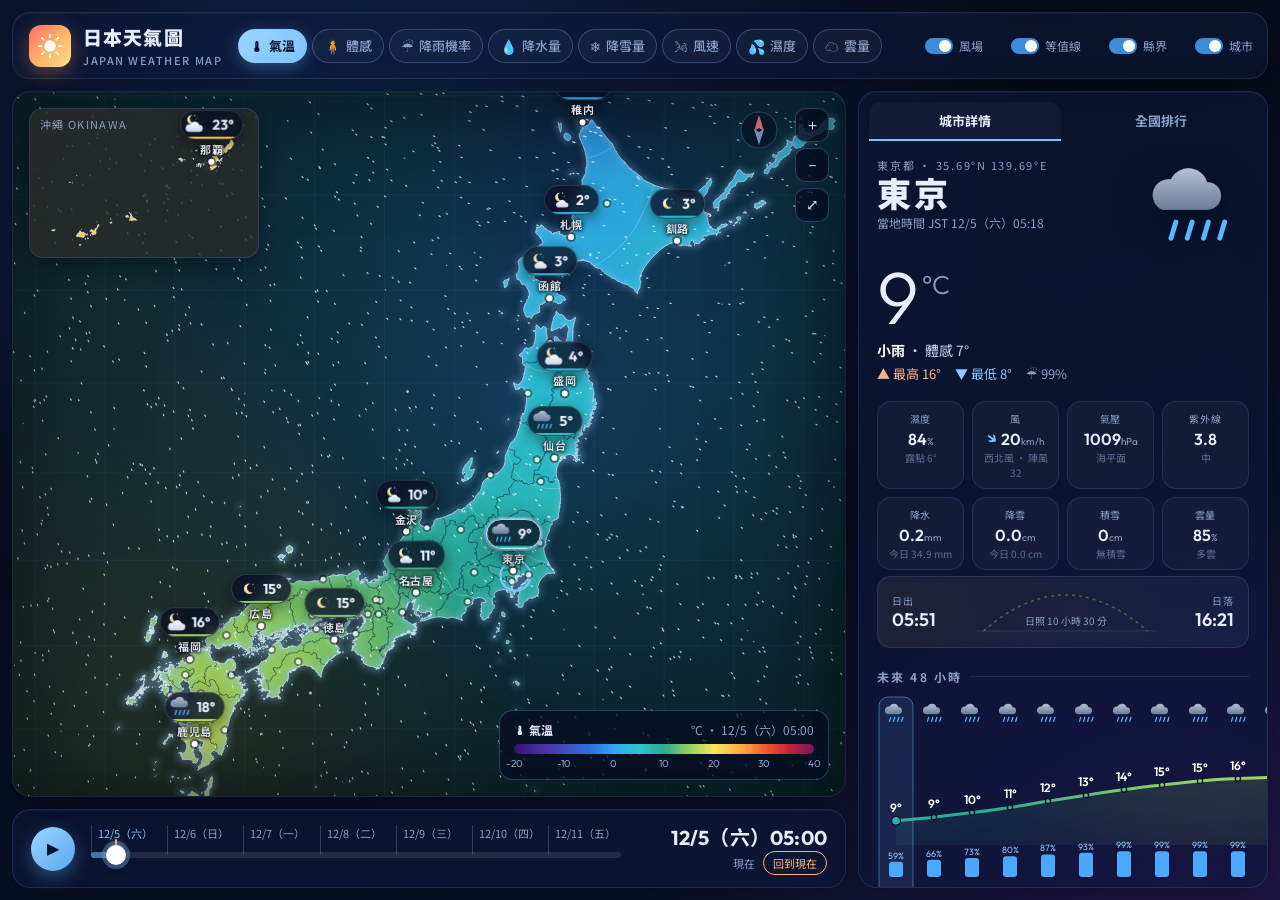
<file: japan/weather.html>
<!DOCTYPE html>
<html lang="zh-Hant">
<head>
<meta charset="UTF-8">
<meta name="viewport" content="width=device-width, initial-scale=1">
<title>日本天氣圖 · Japan Weather Map</title>
<link rel="preconnect" href="https://fonts.googleapis.com">
<link href="https://fonts.googleapis.com/css2?family=Noto+Sans+JP:wght@400;500;700;900&family=Noto+Sans+TC:wght@400;500;700;900&family=Outfit:wght@300;500;700&display=swap" rel="stylesheet">
<script src="lib/d3.min.js"></script>
<script src="lib/topojson-client.min.js"></script>
<script src="lib/japan-topo.js"></script>
<style>
:root{
  --bg0:#040812; --bg1:#0a1530;
  --glass:rgba(14,24,50,.66); --glass2:rgba(24,38,76,.7);
  --line:rgba(140,170,255,.14); --line2:rgba(160,190,255,.26);
  --text:#e9eefc; --muted:#8c9fc6; --dim:#5d6f96;
  --accent:#7cc4ff; --accent2:#ffb86b; --good:#5eead4;
  --r:18px;
}
*{box-sizing:border-box;margin:0;padding:0}
html,body{height:100%;overflow:hidden}
body{
  font-family:"Noto Sans TC","Noto Sans JP","Microsoft JhengHei","Yu Gothic UI",system-ui,sans-serif;
  color:var(--text);
  background:
    radial-gradient(1100px 760px at 28% 18%, #142a58 0%, transparent 62%),
    radial-gradient(900px 700px at 92% 96%, #23164a 0%, transparent 60%),
    linear-gradient(160deg,var(--bg0),var(--bg1));
}
.num{font-family:"Outfit","Noto Sans TC",sans-serif;font-variant-numeric:tabular-nums}
#app{display:grid;grid-template-rows:auto 1fr auto;grid-template-columns:1fr 410px;height:100vh;gap:12px;padding:12px}
.glass{background:var(--glass);border:1px solid var(--line);border-radius:var(--r);backdrop-filter:blur(16px) saturate(140%);-webkit-backdrop-filter:blur(16px) saturate(140%);box-shadow:0 10px 40px rgba(0,0,0,.35), inset 0 1px 0 rgba(255,255,255,.04)}

/* ---------- header ---------- */
header{grid-column:1/3;display:flex;align-items:center;gap:16px;padding:10px 16px;white-space:nowrap}
.brand{display:flex;align-items:center;gap:12px;flex:none}
.logo{width:42px;height:42px;border-radius:12px;display:grid;place-items:center;background:linear-gradient(135deg,#ff6b6b,#ffb86b 55%,#ffe08a);box-shadow:0 6px 20px rgba(255,140,90,.35)}
.logo svg{width:28px;height:28px}
.brand h1{font-size:19px;font-weight:900;letter-spacing:.06em}
.brand small{display:block;font-size:11px;color:var(--muted);letter-spacing:.14em;font-weight:500;margin-top:2px}
.chips{display:flex;gap:5px;flex-wrap:nowrap}
.chip{border:1px solid var(--line2);background:rgba(255,255,255,.03);color:var(--muted);padding:6px 11px;border-radius:999px;font:inherit;font-size:13px;font-weight:500;cursor:pointer;display:flex;align-items:center;gap:5px;transition:.2s;white-space:nowrap}
.chip:hover{color:var(--text);border-color:rgba(160,190,255,.45);background:rgba(255,255,255,.06)}
.chip.on{color:#0a1430;background:linear-gradient(135deg,#9bd5ff,#7cc4ff);border-color:transparent;box-shadow:0 4px 16px rgba(124,196,255,.35);font-weight:700}
.chip i{font-style:normal;font-size:14px}
.chip kbd{display:none}
@media (min-width:1750px){.chip kbd{display:inline;font:10px "Outfit";opacity:.55;border:1px solid currentColor;border-radius:4px;padding:0 3px}}
.spacer{flex:1}
.toggles{display:flex;gap:6px}
.tg{display:flex;align-items:center;gap:6px;font-size:12px;color:var(--muted);cursor:pointer;user-select:none;padding:6px 10px;border-radius:10px;border:1px solid transparent}
.tg:hover{border-color:var(--line)}
.tg .sw{width:28px;height:16px;border-radius:9px;background:rgba(255,255,255,.12);position:relative;transition:.2s}
.tg .sw::after{content:"";position:absolute;left:2px;top:2px;width:12px;height:12px;border-radius:50%;background:#9fb0d4;transition:.2s}
.tg.on .sw{background:#3d8bd9}
.tg.on .sw::after{left:14px;background:#fff}
.src{font-size:11px;color:var(--muted);text-align:right;line-height:1.5}
.src b{color:var(--text);font-weight:500}
.badge{display:inline-block;padding:1px 8px;border-radius:6px;font-size:10px;font-weight:700;letter-spacing:.05em}
.badge.live{background:rgba(94,234,212,.15);color:var(--good)}
.badge.live::before{content:"";display:inline-block;width:6px;height:6px;border-radius:50%;background:var(--good);margin-right:5px;vertical-align:1px;animation:blink 1.6s infinite}
.badge.demo{background:rgba(255,184,107,.15);color:var(--accent2)}
@keyframes blink{50%{opacity:.25}}
.iconbtn{width:34px;height:34px;border-radius:10px;border:1px solid var(--line2);background:rgba(255,255,255,.04);color:var(--text);cursor:pointer;display:grid;place-items:center;font-size:15px;transition:.2s}
.iconbtn:hover{background:rgba(255,255,255,.1)}

/* ---------- stage ---------- */
#stage{position:relative;overflow:hidden;border-radius:var(--r);border:1px solid var(--line);cursor:grab;
  background:
    radial-gradient(70% 60% at 60% 45%, rgba(40,90,170,.22), transparent 70%),
    linear-gradient(180deg,#071226,#060d1d);}
#stage:active{cursor:grabbing}
#stage::after{content:"";position:absolute;inset:0;pointer-events:none;border-radius:var(--r);box-shadow:inset 0 0 120px rgba(0,0,0,.55)}
#zoomLayer{position:absolute;left:0;top:0;transform-origin:0 0;will-change:transform}
#zoomLayer canvas,#zoomLayer svg{position:absolute;left:0;top:0}
#geo .grat{fill:none;stroke:rgba(120,160,255,.07);stroke-width:1}
#geo .pref{fill:transparent;stroke:none;cursor:pointer;transition:fill .15s}
#geo .pref:hover{fill:rgba(255,255,255,.10)}
#geo .pref.sel{fill:rgba(255,255,255,.07)}
#geo .borders{fill:none;stroke:rgba(10,18,40,.55);stroke-width:.9;stroke-linejoin:round;pointer-events:none}
#geo .coastGlow{fill:none;stroke:rgba(140,200,255,.35);stroke-width:4;filter:blur(3px);pointer-events:none}
#geo .coast{fill:none;stroke:rgba(225,240,255,.75);stroke-width:.9;stroke-linejoin:round;pointer-events:none}
#geo.noborders .borders{display:none}
#wind{pointer-events:none;mix-blend-mode:screen}

#labels{position:absolute;inset:0;pointer-events:none}
.lbl{position:absolute;left:0;top:0;pointer-events:auto;cursor:pointer;z-index:2}
.lbl .in{transform:translate(-50%,-100%);display:flex;flex-direction:column;align-items:center;transition:transform .2s}
.lbl .pill{display:flex;align-items:center;gap:2px;padding:1px 8px 1px 3px;border-radius:999px;background:rgba(8,16,36,.78);border:1px solid rgba(255,255,255,.14);box-shadow:0 4px 14px rgba(0,0,0,.4);backdrop-filter:blur(6px);position:relative;overflow:hidden}
.lbl .pill::after{content:"";position:absolute;left:0;right:0;bottom:0;height:2px;background:var(--c,#fff);opacity:.95}
.lbl .ic{width:26px;height:26px;display:block}
.lbl .ic svg{width:26px;height:26px;display:block}
.lbl .v{font:700 14px "Outfit","Noto Sans TC";letter-spacing:-.01em;white-space:nowrap}
.lbl .v small{font-size:10px;font-weight:500;opacity:.7;margin-left:1px}
.lbl .nm{font-size:11px;font-weight:700;margin-top:1px;text-shadow:0 1px 3px #000,0 0 6px #000;white-space:nowrap;letter-spacing:.05em}
.lbl .pin{width:6px;height:6px;border-radius:50%;background:#fff;box-shadow:0 0 0 2px rgba(0,0,0,.45),0 0 8px rgba(255,255,255,.6);margin-top:2px}
.lbl.mini .pill,.lbl.mini .nm{display:none}
.lbl.mini .pin{width:5px;height:5px;opacity:.8}
.lbl.mini:hover{z-index:5}
.lbl.mini:hover .pill,.lbl.mini:hover .nm{display:flex}
.lbl:hover{z-index:6}
.lbl:hover .in{transform:translate(-50%,-100%) scale(1.12)}
.lbl.sel{z-index:7}
.lbl.sel .pill{border-color:#fff;box-shadow:0 0 0 2px rgba(124,196,255,.55),0 6px 20px rgba(0,0,0,.5)}
.lbl.sel.mini .pill,.lbl.sel.mini .nm{display:flex}
.nolabels .lbl:not(.sel) .pill,.nolabels .lbl:not(.sel) .nm{display:none}
.arr{display:inline-block;font-size:12px;margin-right:2px;color:var(--accent)}
.ring{position:absolute;left:0;top:0;width:0;height:0;pointer-events:none;z-index:1}
.ring::before,.ring::after{content:"";position:absolute;left:-14px;top:-14px;width:28px;height:28px;border-radius:50%;border:2px solid rgba(124,196,255,.9);animation:ring 2s infinite}
.ring::after{animation-delay:1s}
@keyframes ring{0%{transform:scale(.3);opacity:1}100%{transform:scale(2.2);opacity:0}}

#inset{position:absolute;left:16px;top:16px;width:230px;height:150px;border-radius:14px;overflow:hidden;background:rgba(6,14,32,.75);border:1px solid var(--line2);box-shadow:0 8px 30px rgba(0,0,0,.4);z-index:3;cursor:default}
#inset canvas,#inset svg{position:absolute;left:0;top:0}
#inset .t{position:absolute;left:10px;top:7px;font-size:11px;color:var(--muted);letter-spacing:.12em;z-index:2}
#inset .lbl .in{transform:translate(-50%,-100%)}

#legend{position:absolute;right:16px;bottom:16px;padding:10px 14px 8px;border-radius:14px;background:rgba(6,14,32,.78);border:1px solid var(--line2);z-index:3;min-width:290px;cursor:default}
#legend .lt{display:flex;justify-content:space-between;font-size:12px;margin-bottom:6px}
#legend .lt b{font-weight:700}
#legend .lt span{color:var(--muted)}
#legend canvas{display:block;width:100%;height:10px;border-radius:5px}
#legend .ticks{position:relative;height:14px;font:10px "Outfit";color:var(--muted);margin-top:3px}
#legend .ticks span{position:absolute;transform:translateX(-50%)}

#zoomCtl{position:absolute;right:16px;top:16px;display:flex;flex-direction:column;gap:6px;z-index:3}
#zoomCtl .iconbtn{background:rgba(6,14,32,.78)}
#compass{position:absolute;right:66px;top:18px;width:40px;height:40px;z-index:3;opacity:.8;pointer-events:none}

#tip{position:absolute;pointer-events:none;z-index:10;padding:8px 12px;border-radius:10px;background:rgba(4,10,24,.9);border:1px solid var(--line2);font-size:12px;line-height:1.55;white-space:nowrap;opacity:0;transition:opacity .12s;box-shadow:0 8px 24px rgba(0,0,0,.5)}
#tip b{font-size:13px}
#tip .tv{font:700 18px "Outfit";color:#fff}
#tip .tm{color:var(--muted);font-size:11px}

#loading{position:absolute;inset:0;display:grid;place-items:center;z-index:20;background:rgba(4,8,18,.6);backdrop-filter:blur(4px);transition:opacity .5s}
#loading.hide{opacity:0;pointer-events:none}
.spin{width:54px;height:54px;border-radius:50%;border:3px solid rgba(124,196,255,.15);border-top-color:var(--accent);animation:spin 1s linear infinite;margin:0 auto 14px}
#loading p{color:var(--muted);font-size:13px;letter-spacing:.1em;text-align:center}

/* ---------- timeline ---------- */
#timeline{display:flex;align-items:center;gap:16px;padding:12px 18px}
#play{width:44px;height:44px;border-radius:50%;border:none;cursor:pointer;background:linear-gradient(135deg,#9bd5ff,#5aa8f0);color:#06122a;font-size:16px;box-shadow:0 6px 18px rgba(90,168,240,.4);flex:none;display:grid;place-items:center;transition:.2s}
#play:hover{transform:scale(1.06)}
.tlw{flex:1;position:relative;padding-top:18px}
.tl-days{position:absolute;left:0;right:0;top:0;height:16px;font-size:11px;color:var(--muted)}
.tl-days span{position:absolute;top:0;padding-left:6px;border-left:1px solid var(--line2);height:30px;white-space:nowrap}
.tl-days span.today{color:var(--accent)}
.tl-now{position:absolute;top:14px;width:2px;height:22px;background:var(--accent2);border-radius:2px;box-shadow:0 0 8px var(--accent2);pointer-events:none}
input[type=range]{-webkit-appearance:none;appearance:none;width:100%;height:24px;background:transparent;cursor:pointer;position:relative;z-index:1}
input[type=range]::-webkit-slider-runnable-track{height:6px;border-radius:3px;background:linear-gradient(90deg,rgba(124,196,255,.55) var(--p,0%),rgba(255,255,255,.1) var(--p,0%))}
input[type=range]::-webkit-slider-thumb{-webkit-appearance:none;width:20px;height:20px;border-radius:50%;background:#fff;margin-top:-7px;box-shadow:0 0 0 4px rgba(124,196,255,.35),0 2px 8px rgba(0,0,0,.5)}
input[type=range]::-moz-range-track{height:6px;border-radius:3px;background:rgba(255,255,255,.1)}
input[type=range]::-moz-range-progress{height:6px;border-radius:3px;background:rgba(124,196,255,.55)}
input[type=range]::-moz-range-thumb{width:18px;height:18px;border-radius:50%;background:#fff;border:none;box-shadow:0 0 0 4px rgba(124,196,255,.35)}
.tl-label{min-width:190px;text-align:right}
.tl-label .tt{font:700 20px "Outfit","Noto Sans TC";letter-spacing:.01em}
.tl-label .rel{font-size:11px;color:var(--muted)}
#nowBtn{margin-left:8px;font:inherit;font-size:11px;padding:3px 9px;border-radius:999px;border:1px solid var(--accent2);background:transparent;color:var(--accent2);cursor:pointer}
#nowBtn:hover{background:rgba(255,184,107,.12)}

/* ---------- panel ---------- */
#panel{grid-row:2/4;grid-column:2;display:flex;flex-direction:column;overflow:hidden}
.tabs{display:flex;gap:4px;padding:10px 10px 0}
.tab{flex:1;padding:9px;border-radius:12px 12px 0 0;border:none;background:transparent;color:var(--muted);font:inherit;font-size:13px;font-weight:700;cursor:pointer;border-bottom:2px solid transparent;transition:.2s}
.tab.on{color:var(--text);border-bottom-color:var(--accent);background:rgba(255,255,255,.03)}
.pbody{flex:1;overflow-y:auto;padding:16px 18px 22px;scrollbar-width:thin;scrollbar-color:rgba(255,255,255,.15) transparent}
.pbody::-webkit-scrollbar{width:6px}
.pbody::-webkit-scrollbar-thumb{background:rgba(255,255,255,.15);border-radius:3px}
.chead{display:flex;justify-content:space-between;align-items:flex-start}
.chead .pref{font-size:11px;color:var(--muted);letter-spacing:.16em}
.chead h2{font-size:34px;font-weight:900;letter-spacing:.08em;line-height:1.15;font-family:"Noto Sans JP","Noto Sans TC",sans-serif}
.chead .clock{font-size:12px;color:var(--muted);margin-top:2px}
.bigicon svg{width:104px;height:104px;filter:drop-shadow(0 8px 20px rgba(0,0,0,.35))}
.bigt{display:flex;align-items:flex-start;gap:6px;margin-top:-6px}
.bigt .n{font:300 74px/1 "Outfit";letter-spacing:-.04em}
.bigt .u{font:300 26px "Outfit";color:var(--muted);margin-top:8px}
.desc{font-size:14px;color:#c9d6f2;margin-top:6px}
.desc b{color:#fff}
.hilo{display:flex;gap:14px;margin-top:4px;font-size:13px;color:var(--muted)}
.hilo .h{color:#ffb38a}.hilo .l{color:#8ccaff}
.tiles{display:grid;grid-template-columns:repeat(4,1fr);gap:8px;margin:18px 0 6px}
.tile{background:rgba(255,255,255,.035);border:1px solid var(--line);border-radius:14px;padding:9px 8px 8px;text-align:center}
.tile .k{font-size:10px;color:var(--muted);letter-spacing:.08em}
.tile .val{font:600 16px "Outfit","Noto Sans TC";margin-top:3px;white-space:nowrap}
.tile .val small{font-size:10px;color:var(--muted);font-weight:400}
.tile .sub{font-size:10px;color:var(--dim);margin-top:1px}
.tile .warr{display:inline-block;color:var(--accent);transition:.3s}
h3{font-size:12px;color:var(--muted);letter-spacing:.18em;font-weight:700;margin:20px 0 10px;display:flex;align-items:center;gap:8px}
h3::after{content:"";flex:1;height:1px;background:var(--line)}
.hscroll{overflow-x:auto;overflow-y:hidden;margin:0 -18px;padding:0 18px 6px;scrollbar-width:thin;scrollbar-color:rgba(255,255,255,.15) transparent}
.hscroll::-webkit-scrollbar{height:6px}
.hscroll::-webkit-scrollbar-thumb{background:rgba(255,255,255,.15);border-radius:3px}
.hscroll svg{display:block}
.hscroll .col{cursor:pointer}
.hscroll .col:hover rect.hov{fill:rgba(255,255,255,.05)}
.days{display:flex;flex-direction:column;gap:2px}
.day{display:grid;grid-template-columns:44px 34px 52px 34px 1fr 34px;align-items:center;gap:6px;padding:7px 8px;border-radius:12px;cursor:pointer;transition:.15s}
.day:hover{background:rgba(255,255,255,.05)}
.day.cur{background:rgba(124,196,255,.08);box-shadow:inset 0 0 0 1px rgba(124,196,255,.2)}
.day .dn{font-size:13px;font-weight:700}
.day .dn small{display:block;font-size:10px;color:var(--muted);font-weight:400}
.day svg{width:32px;height:32px}
.day .pp{font:500 12px "Outfit";color:#7fc6ff}
.day .lo,.day .hi{font:600 14px "Outfit";text-align:right}
.day .lo{color:var(--muted)}
.day .hi{text-align:left}
.rbar{height:6px;border-radius:3px;background:rgba(255,255,255,.08);position:relative}
.rbar i{position:absolute;top:0;bottom:0;border-radius:3px}
.sun{display:flex;justify-content:space-between;align-items:center;margin-top:6px;padding:12px 14px;border-radius:14px;background:linear-gradient(90deg,rgba(255,184,107,.08),rgba(124,196,255,.06));border:1px solid var(--line)}
.sun .k{font-size:10px;color:var(--muted);letter-spacing:.1em}
.sun .v{font:600 18px "Outfit"}
.sunarc{flex:1;margin:0 10px}

/* ranking */
.sumcards{display:grid;grid-template-columns:repeat(3,1fr);gap:8px}
.sc{border-radius:14px;padding:10px;background:rgba(255,255,255,.035);border:1px solid var(--line)}
.sc .k{font-size:10px;color:var(--muted);letter-spacing:.1em}
.sc .v{font:700 22px "Outfit";margin-top:2px}
.sc .c{font-size:12px;color:#c9d6f2}
.rlist{display:flex;flex-direction:column;gap:3px;margin-top:6px}
.rrow{display:grid;grid-template-columns:24px 68px 1fr 62px;gap:8px;align-items:center;font-size:13px;padding:4px 6px;border-radius:8px;cursor:pointer}
.rrow:hover{background:rgba(255,255,255,.05)}
.rrow .rk{font:500 11px "Outfit";color:var(--dim);text-align:right}
.rrow .rn{font-weight:700;font-family:"Noto Sans JP","Noto Sans TC"}
.rrow .rv{font:600 13px "Outfit";text-align:right}
.rrow .rb{height:8px;border-radius:4px;background:rgba(255,255,255,.06);overflow:hidden}
.rrow .rb i{display:block;height:100%;border-radius:4px}
.hint{font-size:12px;color:var(--muted);line-height:1.7;margin-top:12px;padding:10px 12px;border-radius:12px;background:rgba(255,255,255,.03);border:1px dashed var(--line2)}
.hint kbd{font:11px "Outfit";border:1px solid var(--line2);border-radius:4px;padding:0 4px;color:var(--text)}

/* ---------- weather icon animations ---------- */
.wi-rays{animation:spin 18s linear infinite}
.wi-drop{animation:drop 1.15s linear infinite}
.wi-flake{animation:flake 2.6s linear infinite}
.wi-bolt{animation:flash 3s infinite}
.wi-fog{animation:fog 3.2s ease-in-out infinite alternate}
.wi-cloudf{animation:float 5s ease-in-out infinite alternate}
@keyframes spin{to{transform:rotate(360deg)}}
@keyframes drop{0%{transform:translateY(-5px);opacity:0}25%{opacity:1}100%{transform:translate(-2px,8px);opacity:0}}
@keyframes flake{0%{transform:translateY(-5px);opacity:0}30%{opacity:1}100%{transform:translate(1px,8px);opacity:0}}
@keyframes flash{0%,86%,100%{opacity:1}90%{opacity:.25}94%{opacity:1}96%{opacity:.4}}
@keyframes fog{to{transform:translateX(4px)}}
@keyframes float{to{transform:translateX(2.5px)}}
.still *{animation:none!important}

@media (max-width:1100px){
  #app{grid-template-columns:1fr;grid-template-rows:auto 62vh auto auto;overflow:auto;height:auto}
  html,body{overflow:auto}
  header{grid-column:1;flex-wrap:wrap}
  #panel{grid-row:auto;grid-column:1;max-height:none}
}
</style>
</head>
<body>
<svg width="0" height="0" style="position:absolute" aria-hidden="true">
  <defs>
    <radialGradient id="wiSun" cx="38%" cy="34%" r="72%">
      <stop offset="0" stop-color="#fff6c2"/><stop offset=".5" stop-color="#ffcf3d"/><stop offset="1" stop-color="#ff9417"/>
    </radialGradient>
    <linearGradient id="wiMoon" x1="0" y1="0" x2="1" y2="1">
      <stop offset="0" stop-color="#fffbe3"/><stop offset="1" stop-color="#e6c56a"/>
    </linearGradient>
    <linearGradient id="wiCloud" x1="0" y1="0" x2="0" y2="1">
      <stop offset="0" stop-color="#ffffff"/><stop offset="1" stop-color="#c7d4ea"/>
    </linearGradient>
    <linearGradient id="wiCloudD" x1="0" y1="0" x2="0" y2="1">
      <stop offset="0" stop-color="#b3c0d6"/><stop offset="1" stop-color="#6c7c98"/>
    </linearGradient>
    <linearGradient id="wiBolt" x1="0" y1="0" x2="0" y2="1">
      <stop offset="0" stop-color="#fff59d"/><stop offset="1" stop-color="#ffb300"/>
    </linearGradient>
  </defs>
</svg>

<div id="app">
  <header class="glass">
    <div class="brand">
      <div class="logo"><svg viewBox="0 0 64 64"><circle cx="32" cy="32" r="13" fill="#fff"/><g stroke="#fff" stroke-width="4" stroke-linecap="round"><line x1="32" y1="6" x2="32" y2="12"/><line x1="32" y1="52" x2="32" y2="58"/><line x1="6" y1="32" x2="12" y2="32"/><line x1="52" y1="32" x2="58" y2="32"/><line x1="13.6" y1="13.6" x2="17.8" y2="17.8"/><line x1="46.2" y1="46.2" x2="50.4" y2="50.4"/><line x1="13.6" y1="50.4" x2="17.8" y2="46.2"/><line x1="46.2" y1="17.8" x2="50.4" y2="13.6"/></g></svg></div>
      <div><h1>日本天氣圖</h1><small>JAPAN WEATHER MAP</small></div>
    </div>
    <div class="chips" id="chips"></div>
    <div class="spacer"></div>
    <div class="toggles">
      <div class="tg on" data-k="wind"><span class="sw"></span>風場</div>
      <div class="tg on" data-k="contours"><span class="sw"></span>等值線</div>
      <div class="tg on" data-k="borders"><span class="sw"></span>縣界</div>
      <div class="tg on" data-k="labels"><span class="sw"></span>城市</div>
    </div>
    <div class="src" id="src">資料載入中…</div>
    <button class="iconbtn" id="refresh" title="重新整理資料">⟳</button>
  </header>

  <div id="stage" class="glass">
    <div id="zoomLayer">
      <canvas id="field"></canvas>
      <svg id="geo">
        <path class="grat"></path>
        <g class="prefs"></g>
        <path class="borders"></path>
        <path class="coastGlow"></path>
        <path class="coast"></path>
      </svg>
      <canvas id="wind"></canvas>
    </div>
    <div id="labels"></div>
    <div id="inset"><div class="t">沖繩 OKINAWA</div><canvas></canvas><svg></svg></div>
    <div id="zoomCtl">
      <button class="iconbtn" id="zin" title="放大">＋</button>
      <button class="iconbtn" id="zout" title="縮小">－</button>
      <button class="iconbtn" id="zreset" title="重設">⤢</button>
    </div>
    <svg id="compass" viewBox="0 0 40 40"><circle cx="20" cy="20" r="18" fill="rgba(6,14,32,.7)" stroke="rgba(160,190,255,.3)"/><path d="M20 5 L25 21 L20 18 L15 21Z" fill="#ff7a7a"/><path d="M20 35 L15 19 L20 22 L25 19Z" fill="#8ea6d6"/></svg>
    <div id="legend"><div class="lt"><b id="lgName"></b><span id="lgUnit"></span></div><canvas id="lgBar" width="300" height="10"></canvas><div class="ticks" id="lgTicks"></div></div>
    <div id="tip"></div>
    <div id="loading"><div><div class="spin"></div><p>正在取得全國 51 個觀測點的天氣資料…</p></div></div>
  </div>

  <div id="timeline" class="glass">
    <button id="play" title="播放 (空白鍵)">▶</button>
    <div class="tlw">
      <div class="tl-days" id="tlDays"></div>
      <div class="tl-now" id="tlNow"></div>
      <input type="range" id="hour" min="0" max="167" value="0">
    </div>
    <div class="tl-label"><div class="tt num" id="tlTime">--</div><div class="rel"><span id="tlRel"></span><button id="nowBtn">回到現在</button></div></div>
  </div>

  <aside id="panel" class="glass">
    <div class="tabs"><button class="tab on" data-t="city">城市詳情</button><button class="tab" data-t="rank">全國排行</button></div>
    <div class="pbody" id="pbody"></div>
  </aside>
</div>

<script>
(() => {
'use strict';
const $ = s => document.querySelector(s);

/* =====================================================================
   Data definitions
   ===================================================================== */
// [name, prefecture, lat, lon, label priority (0 = always show)]
const CITIES = [
  ['札幌','北海道',43.0642,141.3469,0],['旭川','北海道',43.7706,142.3650,2],['函館','北海道',41.7687,140.7288,1],
  ['釧路','北海道',42.9849,144.3820,1],['稚内','北海道',45.4156,141.6730,2],
  ['青森','青森県',40.8244,140.7400,1],['盛岡','岩手県',39.7036,141.1527,1],['仙台','宮城県',38.2688,140.8721,0],
  ['秋田','秋田県',39.7186,140.1024,1],['山形','山形県',38.2404,140.3633,2],['福島','福島県',37.7503,140.4676,2],
  ['水戸','茨城県',36.3418,140.4468,2],['宇都宮','栃木県',36.5657,139.8836,2],['前橋','群馬県',36.3912,139.0609,2],
  ['さいたま','埼玉県',35.8569,139.6489,3],['千葉','千葉県',35.6051,140.1233,3],['東京','東京都',35.6895,139.6917,0],
  ['横浜','神奈川県',35.4478,139.6425,2],['新潟','新潟県',37.9026,139.0236,0],['富山','富山県',36.6953,137.2113,2],
  ['金沢','石川県',36.5944,136.6256,1],['福井','福井県',36.0652,136.2216,2],['甲府','山梨県',35.6642,138.5684,2],
  ['長野','長野県',36.6513,138.1810,1],['岐阜','岐阜県',35.3912,136.7223,3],['静岡','静岡県',34.9769,138.3831,1],
  ['名古屋','愛知県',35.1802,136.9066,0],['津','三重県',34.7303,136.5086,3],['大津','滋賀県',35.0045,135.8686,3],
  ['京都','京都府',35.0214,135.7556,1],['大阪','大阪府',34.6863,135.5200,0],['神戸','兵庫県',34.6913,135.1830,2],
  ['奈良','奈良県',34.6851,135.8329,3],['和歌山','和歌山県',34.2260,135.1675,2],['鳥取','鳥取県',35.5039,134.2377,2],
  ['松江','島根県',35.4723,133.0505,1],['岡山','岡山県',34.6618,133.9344,2],['広島','広島県',34.3966,132.4596,0],
  ['山口','山口県',34.1859,131.4714,2],['徳島','徳島県',34.0658,134.5593,2],['高松','香川県',34.3401,134.0434,2],
  ['松山','愛媛県',33.8416,132.7657,1],['高知','高知県',33.5597,133.5311,1],['福岡','福岡県',33.6064,130.4183,0],
  ['佐賀','佐賀県',33.2494,130.2988,3],['長崎','長崎県',32.7448,129.8737,2],['熊本','熊本県',32.7898,130.7417,1],
  ['大分','大分県',33.2382,131.6126,2],['宮崎','宮崎県',31.9111,131.4239,1],['鹿児島','鹿児島県',31.5602,130.5580,0],
  ['那覇','沖縄県',26.2124,127.6809,0],
].map(([name,pref,lat,lon,prio],i)=>({i,name,pref,lat,lon,prio}));
const OKI = '沖縄県';
const MAIN_BOUNDS = {type:'MultiPoint',coordinates:[[128.6,30.9],[146.0,45.6]]};
const OKI_BOUNDS  = {type:'MultiPoint',coordinates:[[122.9,24.0],[128.45,27.0]]};

const LAYERS = {
  temp:{name:'氣溫',icon:'🌡',unit:'°C',key:'temperature_2m',range:[-20,40],contour:2,ticks:[-20,-10,0,10,20,30,40],
    stops:[[-20,'#3d0f6e'],[-12,'#4a3fb0'],[-5,'#2b6fe0'],[0,'#2fa8f0'],[5,'#2cc6d0'],[10,'#2aa88e'],[15,'#8fd162'],[20,'#f3e75a'],[25,'#ffb246'],[30,'#f4602a'],[35,'#c9203a'],[40,'#7a1660']],
    fmt:v=>v.toFixed(1)+'°C', short:v=>Math.round(v)+'°'},
  feels:{name:'體感',icon:'🧍',unit:'°C',key:'apparent_temperature',range:[-20,40],contour:2,ticks:[-20,-10,0,10,20,30,40],
    stops:null, fmt:v=>v.toFixed(1)+'°C', short:v=>Math.round(v)+'°'},
  pop:{name:'降雨機率',icon:'☔',unit:'%',key:'precipitation_probability',range:[0,100],contour:20,ticks:[0,20,40,60,80,100],
    stops:[[0,'#1a2846'],[10,'#22406a'],[30,'#2c78b4'],[50,'#3fa9f5'],[70,'#7c5ccf'],[90,'#d0307a'],[100,'#ff4f8b']],
    fmt:v=>Math.round(v)+'%', short:v=>Math.round(v)+'<small>%</small>'},
  precip:{name:'降水量',icon:'💧',unit:'mm/h',key:'precipitation',range:[0,40],p:.45,contour:0,thresholds:[.5,1,2,5,10,20],ticks:[0,1,3,10,20,40],
    stops:[[0,'#17243f'],[.1,'#1b3c66'],[.5,'#2387c8'],[1,'#35b7f2'],[3,'#2a6fe0'],[6,'#6a3fd0'],[10,'#b54ac9'],[20,'#ee4a87'],[40,'#ffd23f']],
    fmt:v=>v.toFixed(1)+' mm', short:v=>(v<.05?'0':v<10?v.toFixed(1):Math.round(v))+'<small>mm</small>'},
  snow:{name:'降雪量',icon:'❄',unit:'cm/h',key:'snowfall',range:[0,8],p:.5,contour:0,thresholds:[.1,.5,1,2,4],ticks:[0,.5,1,2,4,8],
    stops:[[0,'#17243f'],[.05,'#2a3f66'],[.3,'#5f86c4'],[.8,'#9cc3f0'],[1.5,'#e3f1ff'],[3,'#c7a6ff'],[5,'#a35ce0'],[8,'#ff6fb5']],
    fmt:v=>v.toFixed(1)+' cm', short:v=>(v<.05?'0':v<10?v.toFixed(1):Math.round(v))+'<small>cm</small>'},
  wind:{name:'風速',icon:'🌬',unit:'km/h',key:'wind_speed_10m',range:[0,90],p:.75,contour:10,ticks:[0,10,20,40,60,90],
    stops:[[0,'#1d3557'],[5,'#26658f'],[12,'#21998a'],[20,'#79c346'],[30,'#f4d23c'],[45,'#ff9248'],[60,'#ff5a5f'],[75,'#c9184a'],[90,'#7b2cbf']],
    fmt:v=>Math.round(v)+' km/h', short:(v,c,h)=>`<span class="arr" style="transform:rotate(${(val(c.i,'wind_direction_10m',h)+180)%360}deg)">↑</span>${Math.round(v)}`},
  humidity:{name:'濕度',icon:'💦',unit:'%',key:'relative_humidity_2m',range:[10,100],contour:10,ticks:[10,30,50,70,90,100],
    stops:[[10,'#8a5a3c'],[30,'#cfa25d'],[50,'#a7c95a'],[65,'#3fb39a'],[80,'#2a86d8'],[92,'#3248b0'],[100,'#2a1f86']],
    fmt:v=>Math.round(v)+'%', short:v=>Math.round(v)+'<small>%</small>'},
  cloud:{name:'雲量',icon:'☁',unit:'%',key:'cloud_cover',range:[0,100],contour:20,ticks:[0,25,50,75,100],
    stops:[[0,'#1662c4'],[25,'#3b93e6'],[50,'#7f9db9'],[75,'#b9c7d6'],[100,'#e6edf3']],
    fmt:v=>Math.round(v)+'%', short:v=>Math.round(v)+'<small>%</small>'},
};
LAYERS.feels.stops = LAYERS.temp.stops;

const WMO = {0:'晴朗',1:'大致晴朗',2:'局部多雲',3:'陰天',45:'霧',48:'霧凇',51:'輕微毛毛雨',53:'毛毛雨',55:'濃密毛毛雨',56:'凍毛毛雨',57:'強凍毛毛雨',
  61:'小雨',63:'中雨',65:'大雨',66:'凍雨',67:'強凍雨',71:'小雪',73:'中雪',75:'大雪',77:'雪粒',80:'短暫陣雨',81:'陣雨',82:'強陣雨',
  85:'陣雪',86:'強陣雪',95:'雷雨',96:'雷雨伴冰雹',99:'強雷雨伴冰雹'};
const DOW = ['日','一','二','三','四','五','六'];
const DIRS = ['北','北北東','東北','東北東','東','東南東','東南','南南東','南','南南西','西南','西南西','西','西北西','西北','北北西'];
const dirName = d => DIRS[Math.round(((d%360)+360)%360/22.5)%16];

const CUR_VARS = 'temperature_2m,apparent_temperature,relative_humidity_2m,precipitation,snowfall,weather_code,cloud_cover,pressure_msl,wind_speed_10m,wind_direction_10m,wind_gusts_10m,is_day';
const HR_VARS  = 'temperature_2m,apparent_temperature,relative_humidity_2m,precipitation_probability,precipitation,snowfall,snow_depth,weather_code,cloud_cover,wind_speed_10m,wind_direction_10m,is_day';
const DY_VARS  = 'weather_code,temperature_2m_max,temperature_2m_min,precipitation_probability_max,precipitation_sum,snowfall_sum,sunrise,sunset,uv_index_max,wind_speed_10m_max';

/* =====================================================================
   Colour LUTs
   ===================================================================== */
for (const L of Object.values(LAYERS)) {
  const sc = d3.scaleLinear().domain(L.stops.map(s=>s[0])).range(L.stops.map(s=>s[1])).interpolate(d3.interpolateRgb.gamma(1.2)).clamp(true);
  const lut = new Uint8ClampedArray(256*3), css = [];
  const [a,b] = L.range;
  for (let i=0;i<256;i++){
    let t = i/255; if (L.p) t = Math.pow(t, 1/L.p);
    const c = d3.rgb(sc(a+(b-a)*t));
    lut[i*3]=c.r; lut[i*3+1]=c.g; lut[i*3+2]=c.b; css.push(`rgb(${c.r|0},${c.g|0},${c.b|0})`);
  }
  L.lut = lut; L.css = css;
}
function lutIdx(L, v){
  let t = (v-L.range[0])/(L.range[1]-L.range[0]);
  t = t<0?0:t>1?1:t;
  if (L.p) t = Math.pow(t, L.p);
  return (t*255)|0;
}
const colorOf = (layer, v) => { const L=LAYERS[layer]; return L.css[lutIdx(L,v)]; };

/* =====================================================================
   Weather icons (inline SVG)
   ===================================================================== */
const CLOUD_D = 'M16 46H48A10 10 0 0 0 48 26A14 14 0 0 0 22 24A11.5 11.5 0 0 0 16 46Z';
function iconKind(c){
  if (c===0) return 'clear'; if (c===1) return 'mostly'; if (c===2) return 'partly'; if (c===3) return 'cloudy';
  if (c===45||c===48) return 'fog'; if (c>=51&&c<=57) return 'drizzle';
  if ((c>=61&&c<=67)||(c>=80&&c<=82)) return 'rain';
  if ((c>=71&&c<=77)||c===85||c===86) return 'snow';
  if (c>=95) return 'thunder'; return 'cloudy';
}
const f1 = n => +n.toFixed(1);
function sunG(cx,cy,r){
  let rays='';
  for (let k=0;k<8;k++){ const a=k*Math.PI/4, r1=r+4, r2=r+8.5;
    rays+=`<line x1="${f1(cx+Math.cos(a)*r1)}" y1="${f1(cy+Math.sin(a)*r1)}" x2="${f1(cx+Math.cos(a)*r2)}" y2="${f1(cy+Math.sin(a)*r2)}"/>`; }
  return `<g class="wi-rays" style="transform-origin:${cx}px ${cy}px" stroke="#ffc53d" stroke-width="3.2" stroke-linecap="round">${rays}</g><circle cx="${cx}" cy="${cy}" r="${r}" fill="url(#wiSun)"/>`;
}
function moonG(cx,cy,r){
  const s=r/16, tx=f1(cx-32*s), ty=f1(cy-30*s);
  return `<path transform="translate(${tx} ${ty}) scale(${f1(s)})" d="M38 14A16 16 0 1 0 48 40A13 13 0 0 1 38 14Z" fill="url(#wiMoon)"/>`+
    `<circle cx="${f1(cx+r*.9)}" cy="${f1(cy-r*.9)}" r="1.4" fill="#fff8d0"/><circle cx="${f1(cx+r*1.25)}" cy="${f1(cy-r*.2)}" r="1" fill="#fff8d0"/>`;
}
const cloudG = (tx,ty,s,fill,cls='') => `<path class="${cls}" transform="translate(${tx} ${ty}) scale(${s})" d="${CLOUD_D}" fill="${fill}" stroke="rgba(0,0,0,.08)" stroke-width="1"/>`;
function drops(xs, y1, len, color='#59b8ff', w=3){
  return xs.map((x,k)=>`<line class="wi-drop" style="animation-delay:${(k*0.27).toFixed(2)}s" x1="${x}" y1="${y1}" x2="${x-3}" y2="${y1+len}" stroke="${color}" stroke-width="${w}" stroke-linecap="round"/>`).join('');
}
function wIcon(code, day=1, size=32, still=false){
  const k = iconKind(code ?? 3), sky = day ? sunG : moonG;
  let g='';
  switch(k){
    case 'clear':  g = sky(32,32,13); break;
    case 'mostly': g = sky(26,25,11) + cloudG(14,22,.62,'url(#wiCloud)','wi-cloudf'); break;
    case 'partly': g = sky(23,22,11) + cloudG(3,13,.86,'url(#wiCloud)','wi-cloudf'); break;
    case 'cloudy': g = cloudG(9,-3,.74,'url(#wiCloudD)') + cloudG(-6,10,.9,'url(#wiCloud)','wi-cloudf'); break;
    case 'fog':    g = cloudG(-3,-5,.86,'url(#wiCloud)') + [44,51,58].map((y,i)=>`<line class="wi-fog" style="animation-delay:${i*.5}s" x1="${12+i*3}" y1="${y}" x2="${50-i*2}" y2="${y}" stroke="#b8c6dc" stroke-width="3.4" stroke-linecap="round"/>`).join(''); break;
    case 'drizzle':g = cloudG(-3,-7,.86,'url(#wiCloud)') + drops([22,32,42],42,5,'#7cc8ff',2.6); break;
    case 'rain':   g = cloudG(-3,-7,.86,'url(#wiCloudD)') + drops([19,29,39,49],40,10); break;
    case 'snow':   g = cloudG(-3,-7,.86,'url(#wiCloud)') + [[20,44],[32,47],[44,44],[26,55],[39,56]].map(([x,y],i)=>`<circle class="wi-flake" style="animation-delay:${(i*.45).toFixed(2)}s" cx="${x}" cy="${y}" r="2.8" fill="#fff" stroke="#bcd6ff" stroke-width=".8"/>`).join(''); break;
    case 'thunder':g = cloudG(-3,-8,.86,'url(#wiCloudD)') + `<polygon class="wi-bolt" points="34,36 24,51 31,51 27,62 41,45 34,45 38,36" fill="url(#wiBolt)" stroke="#ff9800" stroke-width=".8" stroke-linejoin="round"/>` + drops([16,50],40,8); break;
  }
  return `<svg class="wi${still?' still':''}" viewBox="0 0 64 64" width="${size}" height="${size}" overflow="visible">${g}</svg>`;
}

/* =====================================================================
   Time helpers (Open-Meteo returns JST wall-clock strings)
   ===================================================================== */
function tParts(s){
  const y=+s.slice(0,4), m=+s.slice(5,7), d=+s.slice(8,10), h=+s.slice(11,13)||0, mi=+s.slice(14,16)||0;
  return {y,m,d,h,mi,dow:new Date(Date.UTC(y,m-1,d)).getUTCDay()};
}
const pad2 = n => String(n).padStart(2,'0');
const tLabel = s => { const p=tParts(s); return `${p.m}/${p.d}（${DOW[p.dow]}）${pad2(p.h)}:00`; };
const hm = s => s ? s.slice(11,16) : '--:--';
function jstNow(){
  const d = new Date(Date.now()+9*3600e3);
  return {m:d.getUTCMonth()+1, d:d.getUTCDate(), h:d.getUTCHours(), mi:d.getUTCMinutes(), dow:d.getUTCDay()};
}

/* =====================================================================
   State
   ===================================================================== */
const state = {
  data:null, demo:false, fetchedAt:null,
  layer:'temp', hour:0, nowHour:0, maxHour:167,
  sel:16, tab:'city',
  wind:true, contours:true, borders:true, labels:true,
  playing:false, zooming:false,
  t:d3.zoomIdentity, tr:d3.zoomIdentity,
};
const val = (i,key,h) => { const a = state.data[i].hourly[key]; let v = a[h]; if (v==null){ for (let k=h;k>=0;k--) if (a[k]!=null){v=a[k];break;} } return v ?? 0; };

/* =====================================================================
   Geography
   ===================================================================== */
const topo = window.JAPAN_TOPO, obj = topo.objects[Object.keys(topo.objects)[0]];
const prefFeatures = topojson.feature(topo, obj).features;
const isOki = f => (f.properties.nam_ja||'') === OKI;
const okiFeature = prefFeatures.find(isOki);
const landMain = topojson.merge(topo, obj.geometries.filter(g => (g.properties.nam_ja||'') !== OKI));
const coast = topojson.mesh(topo, obj, (a,b)=>a===b);
const borders = topojson.mesh(topo, obj, (a,b)=>a!==b);
const graticule = d3.geoGraticule().step([2,2]).extent([[120,20],[150,48]])();
const capitalOf = {};
CITIES.forEach(c => { if (!(c.pref in capitalOf)) capitalOf[c.pref] = c.i; });

/* =====================================================================
   DOM refs
   ===================================================================== */
const stage = $('#stage'), zl = $('#zoomLayer');
const fieldC = $('#field'), windC = $('#wind');
const fctx = fieldC.getContext('2d'), wctx = windC.getContext('2d');
const off = document.createElement('canvas'), offCtx = off.getContext('2d');
const svg = d3.select('#geo');
const prefSel = svg.select('g.prefs').selectAll('path').data(prefFeatures.filter(f=>!isOki(f))).join('path')
  .attr('class','pref')
  .on('click', (e,f) => { const i = capitalOf[f.properties.nam_ja]; if (i!=null) select(i); })
  .on('mouseenter', (e,f) => { state.hoverPref = f.properties.nam_ja; })
  .on('mouseleave', () => { state.hoverPref = null; });
let W=0, H=0, dpr=1, base, proj;

/* =====================================================================
   Header chips & toggles
   ===================================================================== */
const chipsEl = $('#chips');
Object.entries(LAYERS).forEach(([k,L],n) => {
  const b = document.createElement('button');
  b.className = 'chip' + (k===state.layer?' on':''); b.dataset.k = k;
  b.innerHTML = `<i>${L.icon}</i>${L.name}<kbd>${n+1}</kbd>`;
  b.onclick = () => setLayer(k);
  chipsEl.appendChild(b);
});
document.querySelectorAll('.tg').forEach(t => t.onclick = () => {
  const k = t.dataset.k; state[k] = !state[k]; t.classList.toggle('on', state[k]);
  if (k==='borders') $('#geo').classList.toggle('noborders', !state.borders);
  if (k==='labels') $('#labels').classList.toggle('nolabels', !state.labels);
  if (k==='contours') renderField();
  if (k==='wind') { clearWind(); if (state.wind) seedParticles(); }
});
function setLayer(k){
  state.layer = k;
  chipsEl.querySelectorAll('.chip').forEach(c => c.classList.toggle('on', c.dataset.k===k));
  renderLegend(); renderField(); renderInset(); updateLabels(); renderPanel();
}

/* =====================================================================
   Layout / projection
   ===================================================================== */
function resize(){
  const r = stage.getBoundingClientRect();
  W = Math.round(r.width); H = Math.round(r.height); dpr = Math.min(2, window.devicePixelRatio||1);  for (const c of [fieldC, windC]) { c.width=W*dpr; c.height=H*dpr; c.style.width=W+'px'; c.style.height=H+'px'; }
  svg.attr('width',W).attr('height',H);
  base = d3.geoMercator().fitExtent([[40,24],[W-40,H-24]], MAIN_BOUNDS);
  CITIES.forEach(c => { const p = base([c.lon,c.lat]); c.bx=p[0]; c.by=p[1]; });
  renderAll();
}
function makeProj(t){
  const [tx,ty] = base.translate();
  return d3.geoMercator().scale(base.scale()*t.k).translate([tx*t.k+t.x, ty*t.k+t.y]);
}
const scr = c => [c.bx*state.t.k+state.t.x, c.by*state.t.k+state.t.y];

function renderAll(){
  if (!state.data) return;
  state.tr = state.t;
  zl.style.transform = '';
  proj = makeProj(state.t);
  const path = d3.geoPath(proj);
  svg.select('.grat').attr('d', path(graticule));
  prefSel.attr('d', path).classed('sel', f => f.properties.nam_ja === CITIES[state.sel].pref);
  const cp = path(coast);
  svg.select('.coast').attr('d', cp); svg.select('.coastGlow').attr('d', cp);
  svg.select('.borders').attr('d', path(borders));
  CITIES.forEach(c => { const p = scr(c); c.x=p[0]; c.y=p[1]; });
  collide();
  renderField();
  buildWind(); clearWind(); seedParticles();
  placeLabels();
}

/* =====================================================================
   Scalar field: IDW interpolation -> coloured raster + isolines
   ===================================================================== */
function idwGrid(pts, stride, S, gw, gh, out, comps){
  // pts: flat [x,y,v0(,v1)...]; inverse-distance weighting with power 3
  const n = pts.length;
  for (let gy=0; gy<gh; gy++){
    const y = gy*S;
    for (let gx=0; gx<gw; gx++){
      const x = gx*S; let den=0, a=0, b=0;
      for (let k=0; k<n; k+=stride){
        const dx=x-pts[k], dy=y-pts[k+1], d2=dx*dx+dy*dy+4;
        const w = 1/(d2*Math.sqrt(d2));
        den+=w; a+=w*pts[k+2]; if (comps>1) b+=w*pts[k+3];
      }
      const o=(gy*gw+gx)*comps; out[o]=a/den; if (comps>1) out[o+1]=b/den;
    }
  }
}
function idwAt(x,y,key){
  let den=0,a=0;
  for (const c of CITIES){ if (c.pref===OKI) continue; const [cx,cy]=scr(c);
    const dx=x-cx, dy=y-cy, d2=dx*dx+dy*dy+4, w=1/(d2*Math.sqrt(d2)); den+=w; a+=w*val(c.i,key,state.hour); }
  return a/den;
}
function renderField(){
  if (!state.data || !W) return;
  const L = LAYERS[state.layer], h = state.hour;
  const pts = [];
  for (const c of CITIES){ if (c.pref===OKI) continue; pts.push(c.x, c.y, val(c.i, L.key, h)); }
  const S = 4, gw = Math.ceil(W/S)+2, gh = Math.ceil(H/S)+2;
  const grid = new Float32Array(gw*gh);
  idwGrid(pts, 3, S, gw, gh, grid, 1);

  off.width = gw; off.height = gh;
  const img = offCtx.createImageData(gw, gh), px = img.data, lut = L.lut;
  for (let i=0;i<grid.length;i++){ const li=lutIdx(L,grid[i])*3, o=i*4; px[o]=lut[li]; px[o+1]=lut[li+1]; px[o+2]=lut[li+2]; px[o+3]=255; }
  offCtx.putImageData(img,0,0);

  const ctx = fctx;
  ctx.setTransform(1,0,0,1,0,0); ctx.clearRect(0,0,fieldC.width,fieldC.height);
  ctx.setTransform(dpr,0,0,dpr,0,0);
  ctx.imageSmoothingEnabled = true; ctx.imageSmoothingQuality = 'high';
  // faint field over the sea
  ctx.globalAlpha = .17; ctx.drawImage(off, 0,0,gw,gh, -S/2,-S/2, gw*S, gh*S);
  // vivid field over land
  ctx.save();
  ctx.beginPath(); d3.geoPath(proj, ctx)(landMain); ctx.clip();
  ctx.globalAlpha = .93; ctx.drawImage(off, 0,0,gw,gh, -S/2,-S/2, gw*S, gh*S);
  // soft relief-like vignette inside the land
  ctx.globalAlpha = 1;
  if (state.contours){
    const th = L.thresholds || d3.range(L.range[0]+L.contour, L.range[1], L.contour);
    const cs = d3.contours().size([gw,gh]).thresholds(th)(grid);
    const cpath = d3.geoPath(d3.geoIdentity().scale(S).translate([-S/2,-S/2]), ctx);
    ctx.lineWidth = .8; ctx.strokeStyle = 'rgba(255,255,255,.30)';
    ctx.setLineDash([]);
    for (const c of cs){ if (!c.coordinates.length) continue; ctx.beginPath(); cpath(c); ctx.stroke(); }
  }
  ctx.restore();
  ctx.globalAlpha = 1;
  renderInset();
}

/* =====================================================================
   Okinawa inset
   ===================================================================== */
const inset = $('#inset'), insetC = inset.querySelector('canvas'), insetSvg = d3.select(inset.querySelector('svg'));
let insetProj;
function renderInset(){
  if (!state.data || !okiFeature) return;
  const w = inset.clientWidth, h = inset.clientHeight;
  insetC.width = w*dpr; insetC.height = h*dpr; insetC.style.width=w+'px'; insetC.style.height=h+'px';
  insetSvg.attr('width',w).attr('height',h);
  insetProj = d3.geoMercator().fitExtent([[10,26],[w-10,h-10]], OKI_BOUNDS);
  const ctx = insetC.getContext('2d'); ctx.setTransform(dpr,0,0,dpr,0,0); ctx.clearRect(0,0,w,h);
  const L = LAYERS[state.layer], naha = CITIES.find(c=>c.pref===OKI);
  const v = val(naha.i, L.key, state.hour);
  const col = L.css[lutIdx(L,v)];
  ctx.fillStyle = col; ctx.globalAlpha = .12; ctx.fillRect(0,0,w,h); ctx.globalAlpha = 1;
  ctx.beginPath(); d3.geoPath(insetProj, ctx)(okiFeature); ctx.fillStyle = col; ctx.fill();
  ctx.lineWidth = .8; ctx.strokeStyle = 'rgba(225,240,255,.8)'; ctx.stroke();
  const p = insetProj([naha.lon, naha.lat]); naha.ix=p[0]; naha.iy=p[1];
  if (naha.el) naha.el.style.transform = `translate(${p[0]}px,${p[1]}px)`;
}

/* =====================================================================
   Wind particles
   ===================================================================== */
const wind = { grid:null, gw:0, gh:0, S:14, parts:[] };
function buildWind(){
  if (!state.data || !W) return;
  const h = state.hour, pts = [];
  for (const c of CITIES){ if (c.pref===OKI) continue;
    const sp = val(c.i,'wind_speed_10m',h), dir = val(c.i,'wind_direction_10m',h)*Math.PI/180;
    // meteorological direction = where wind comes FROM; screen y grows downward
    pts.push(c.x, c.y, -sp*Math.sin(dir), sp*Math.cos(dir));
  }
  const S = wind.S; wind.gw = Math.ceil(W/S)+2; wind.gh = Math.ceil(H/S)+2;
  wind.grid = new Float32Array(wind.gw*wind.gh*2);
  idwGrid(pts, 4, S, wind.gw, wind.gh, wind.grid, 2);
}
function sampleWind(x,y,out){
  if (x<0||y<0||x>=W||y>=H) return false;
  const S=wind.S, fx=x/S, fy=y/S, x0=fx|0, y0=fy|0, tx=fx-x0, ty=fy-y0, gw=wind.gw, g=wind.grid;
  const i00=(y0*gw+x0)*2, i10=i00+2, i01=i00+gw*2, i11=i01+2;
  out[0] = (g[i00]*(1-tx)+g[i10]*tx)*(1-ty) + (g[i01]*(1-tx)+g[i11]*tx)*ty;
  out[1] = (g[i00+1]*(1-tx)+g[i10+1]*tx)*(1-ty) + (g[i01+1]*(1-tx)+g[i11+1]*tx)*ty;
  return true;
}
function respawn(p, fresh){ p.x=Math.random()*W; p.y=Math.random()*H; p.max=50+Math.random()*70; p.age=fresh?Math.random()*p.max:0; }
function seedParticles(){
  const n = Math.round(Math.min(3200, W*H/380));
  wind.parts = Array.from({length:n}, () => { const p={}; respawn(p,true); return p; });
}
function clearWind(){ wctx.setTransform(1,0,0,1,0,0); wctx.clearRect(0,0,windC.width,windC.height); }
const wv = [0,0];
function tick(){
  requestAnimationFrame(tick);
  if (!state.wind || state.zooming || !wind.grid || !W) return;
  const ctx = wctx; ctx.setTransform(dpr,0,0,dpr,0,0);
  ctx.globalCompositeOperation = 'destination-in'; ctx.fillStyle = 'rgba(0,0,0,.9)'; ctx.fillRect(0,0,W,H);
  ctx.globalCompositeOperation = 'source-over';
  const spd = .035 * Math.pow(state.t.k, .35);
  ctx.lineWidth = 1.15; ctx.lineCap = 'round';
  const fast = new Path2D(), slow = new Path2D();
  for (const p of wind.parts){
    if (++p.age > p.max || !sampleWind(p.x,p.y,wv)) { respawn(p); continue; }
    const nx = p.x + wv[0]*spd, ny = p.y + wv[1]*spd;
    const sp2 = wv[0]*wv[0]+wv[1]*wv[1], tgt = sp2 > 625 ? fast : slow;
    tgt.moveTo(p.x,p.y); tgt.lineTo(nx,ny); p.x=nx; p.y=ny;
  }
  ctx.strokeStyle = 'rgba(220,236,255,.62)'; ctx.stroke(slow);
  ctx.strokeStyle = 'rgba(255,255,255,.95)'; ctx.stroke(fast);
}
requestAnimationFrame(tick);

/* =====================================================================
   City labels
   ===================================================================== */
const labelsEl = $('#labels');
const ring = document.createElement('div'); ring.className='ring'; labelsEl.appendChild(ring);
function buildLabels(){
  CITIES.forEach(c => {
    const el = document.createElement('div'); el.className = 'lbl';
    el.innerHTML = `<div class="in"><div class="pill"><span class="ic"></span><b class="v"></b></div><div class="nm">${c.name}</div><i class="pin"></i></div>`;
    el.addEventListener('click', e => { e.stopPropagation(); select(c.i); });
    el.addEventListener('mousedown', e => e.stopPropagation());
    el.addEventListener('mouseenter', () => { state.hoverCity = c.i; });
    el.addEventListener('mouseleave', () => { state.hoverCity = null; });
    (c.pref===OKI ? inset : labelsEl).appendChild(el);
    c.el = el; c.icEl = el.querySelector('.ic'); c.vEl = el.querySelector('.v'); c.pillEl = el.querySelector('.pill');
  });
}
function updateLabels(){
  if (!state.data) return;
  const L = LAYERS[state.layer], h = state.hour;
  CITIES.forEach(c => {
    const d = state.data[c.i], code = d.hourly.weather_code[h], day = d.hourly.is_day[h];
    const key = code+'|'+day;
    if (c._ic !== key){ c.icEl.innerHTML = wIcon(code, day, 26); c._ic = key; }
    const v = val(c.i, L.key, h);
    c.vEl.innerHTML = L.short(v, c, h);
    c.pillEl.style.setProperty('--c', L.css[lutIdx(L,v)]);
    c.el.classList.toggle('sel', c.i===state.sel);
  });
}
function collide(){
  const order = CITIES.filter(c=>c.pref!==OKI).sort((a,b)=> (a.i===state.sel?-1:b.i===state.sel?1:0) || a.prio-b.prio || a.i-b.i);
  const boxes = [];
  for (const c of order){
    const [x,y] = scr(c);
    const b = [x-33, y-50, x+33, y+3];
    const hit = boxes.some(o => b[0]<o[2] && b[2]>o[0] && b[1]<o[3] && b[3]>o[1]);
    c.mini = hit && c.i!==state.sel;
    if (!c.mini) boxes.push(b);
  }
}
function placeLabels(){
  CITIES.forEach(c => {
    if (c.pref===OKI || !c.el) return;
    const [x,y] = scr(c);
    const out = x<-60||y<-60||x>W+60||y>H+60;
    c.el.style.display = out ? 'none' : '';
    c.el.style.transform = `translate(${x}px,${y}px)`;
    c.el.classList.toggle('mini', !!c.mini);
  });
  const s = CITIES[state.sel];
  if (s.pref===OKI){ ring.style.display='none'; }
  else { const [x,y]=scr(s); ring.style.display=''; ring.style.transform=`translate(${x}px,${y}px)`; }
}

/* =====================================================================
   Zoom & pan
   ===================================================================== */
const zoom = d3.zoom().scaleExtent([1,9])
  .filter(e => !e.target.closest('#inset,#legend,#zoomCtl') && (!e.ctrlKey || e.type==='wheel') && !e.button)
  .on('start', () => { state.zooming = true; clearWind(); hideTip(); })
  .on('zoom', e => {
    state.t = e.transform;
    const s = state.t.k/state.tr.k, tx = state.t.x - s*state.tr.x, ty = state.t.y - s*state.tr.y;
    zl.style.transform = `translate(${tx}px,${ty}px) scale(${s})`;
    placeLabels();
  })
  .on('end', () => { state.zooming = false; renderAll(); });
d3.select(stage).call(zoom);
$('#zin').onclick = () => d3.select(stage).transition().duration(450).call(zoom.scaleBy, 1.6);
$('#zout').onclick = () => d3.select(stage).transition().duration(450).call(zoom.scaleBy, 1/1.6);
$('#zreset').onclick = () => d3.select(stage).transition().duration(600).call(zoom.transform, d3.zoomIdentity);

/* =====================================================================
   Tooltip
   ===================================================================== */
const tip = $('#tip');
function hideTip(){ tip.style.opacity = 0; }
stage.addEventListener('mousemove', e => {
  if (!state.data || state.zooming || e.target.closest('#inset,#legend,#zoomCtl')) { hideTip(); return; }
  const r = stage.getBoundingClientRect(), x = e.clientX-r.left, y = e.clientY-r.top;
  const L = LAYERS[state.layer];
  let html;
  if (state.hoverCity!=null){
    const c = CITIES[state.hoverCity], d = state.data[c.i], h = state.hour;
    html = `<b>${c.name}</b> <span class="tm">${c.pref}</span><br><span class="tv">${L.fmt(val(c.i,L.key,h))}</span><br>`+
      `<span class="tm">${WMO[d.hourly.weather_code[h]]||''} · 氣溫 ${Math.round(val(c.i,'temperature_2m',h))}° · 降雨 ${Math.round(val(c.i,'precipitation_probability',h))}%</span>`;
  } else if (state.hoverPref){
    const ll = proj.invert([x,y]);
    html = `<b>${state.hoverPref}</b><br><span class="tm">${L.name}（內插估計）</span><br><span class="tv">${L.fmt(idwAt(x,y,L.key))}</span><br>`+
      `<span class="tm">北緯 ${ll[1].toFixed(2)}° · 東經 ${ll[0].toFixed(2)}° · 點擊查看縣廳所在地</span>`;
  } else { hideTip(); return; }
  tip.innerHTML = html; tip.style.opacity = 1;
  const tw = tip.offsetWidth, th = tip.offsetHeight;
  tip.style.left = Math.min(W-tw-8, x+16)+'px'; tip.style.top = Math.min(H-th-8, Math.max(8, y-th-12))+'px';
});
stage.addEventListener('mouseleave', hideTip);

/* =====================================================================
   Legend
   ===================================================================== */
function renderLegend(){
  const L = LAYERS[state.layer];
  $('#lgName').textContent = `${L.icon} ${L.name}`;
  $('#lgUnit').textContent = L.unit + ' · ' + (state.data ? tLabel(state.data[0].hourly.time[state.hour]) : '');
  const c = $('#lgBar'), ctx = c.getContext('2d');
  for (let x=0;x<c.width;x++){ ctx.fillStyle = L.css[Math.round(x/(c.width-1)*255)]; ctx.fillRect(x,0,1,c.height); }
  const [a,b] = L.range;
  $('#lgTicks').innerHTML = L.ticks.map(v => {
    let t = (v-a)/(b-a); if (L.p) t = Math.pow(t, L.p);
    return `<span style="left:${(t*100).toFixed(2)}%">${v}</span>`;
  }).join('');
}

/* =====================================================================
   Timeline
   ===================================================================== */
const range = $('#hour');
function buildTimeline(){
  const times = state.data[0].hourly.time; state.maxHour = times.length-1;
  range.max = state.maxHour;
  const days = $('#tlDays'); days.innerHTML = '';
  for (let i=0;i<times.length;i+=24){
    const p = tParts(times[i]); const s = document.createElement('span');
    s.style.left = (i/state.maxHour*100)+'%';
    s.textContent = `${p.m}/${p.d}（${DOW[p.dow]}）`;
    if (i <= state.nowHour && state.nowHour < i+24) s.className='today';
    days.appendChild(s);
  }
  // offset the "now" tick by the thumb width so it lines up with the thumb centre
  const pct = state.nowHour/state.maxHour;
  $('#tlNow').style.left = `calc(${pct*100}% + ${10-20*pct}px - 1px)`;
}
let rafHour = 0;
function setHour(h, fromRange){
  h = Math.max(0, Math.min(state.maxHour, h|0));
  if (h === state.hour && fromRange !== 'force') return;
  state.hour = h;
  if (!fromRange) range.value = h;
  range.style.setProperty('--p', (h/state.maxHour*100)+'%');
  const t = state.data[0].hourly.time[h];
  $('#tlTime').textContent = tLabel(t);
  const dh = h - state.nowHour;
  $('#tlRel').textContent = dh===0 ? '現在' : dh>0 ? `${dh} 小時後` : `${-dh} 小時前`;
  cancelAnimationFrame(rafHour);
  rafHour = requestAnimationFrame(() => {
    renderField(); buildWind(); updateLabels(); renderLegend(); renderPanel(true);
  });
}
range.addEventListener('input', () => setHour(+range.value, true));
$('#nowBtn').onclick = () => setHour(state.nowHour);
let playTimer = null;
function togglePlay(){
  state.playing = !state.playing;
  $('#play').textContent = state.playing ? '❚❚' : '▶';
  clearInterval(playTimer);
  if (state.playing) playTimer = setInterval(() => setHour(state.hour >= state.maxHour ? state.nowHour : state.hour+1), 380);
}
$('#play').onclick = togglePlay;

/* =====================================================================
   Side panel
   ===================================================================== */
document.querySelectorAll('.tab').forEach(t => t.onclick = () => {
  state.tab = t.dataset.t; document.querySelectorAll('.tab').forEach(x => x.classList.toggle('on', x===t)); renderPanel();
});
function select(i){
  state.sel = i;
  if (state.tab !== 'city'){ state.tab='city'; document.querySelectorAll('.tab').forEach(x => x.classList.toggle('on', x.dataset.t==='city')); }
  prefSel.classed('sel', f => f.properties.nam_ja === CITIES[i].pref);
  collide(); placeLabels(); updateLabels(); renderPanel();
}
const pbody = $('#pbody');
function renderPanel(soft){
  if (!state.data) return;
  if (state.tab === 'rank') return renderRank();
  const c = CITIES[state.sel], d = state.data[c.i];
  if (soft && pbody.dataset.city == c.i){ drawHourly($('#hourly'), d); markDay(d); return; }
  pbody.dataset.city = c.i;
  const cur = d.current, dl = d.daily, j = jstNow();
  const uv = dl.uv_index_max[0] ?? 0;
  const uvTxt = uv<3?'低':uv<6?'中':uv<8?'高':uv<11?'甚高':'極高';
  const hum = cur.relative_humidity_2m;
  const dew = (() => { const a=17.27,b=237.7,T=cur.temperature_2m,g=(a*T)/(b+T)+Math.log(Math.max(1,hum)/100); return b*g/(a-g); })();
  pbody.innerHTML = `
    <div class="chead">
      <div>
        <div class="pref">${c.pref} · ${c.lat.toFixed(2)}°N ${c.lon.toFixed(2)}°E</div>
        <h2>${c.name}</h2>
        <div class="clock">當地時間 JST ${j.m}/${j.d}（${DOW[j.dow]}）${pad2(j.h)}:${pad2(j.mi)}</div>
      </div>
      <div class="bigicon">${wIcon(cur.weather_code, cur.is_day, 104)}</div>
    </div>
    <div class="bigt"><span class="n">${Math.round(cur.temperature_2m)}</span><span class="u">°C</span></div>
    <div class="desc"><b>${WMO[cur.weather_code]||'—'}</b> · 體感 ${Math.round(cur.apparent_temperature)}°</div>
    <div class="hilo"><span class="h">▲ 最高 ${Math.round(dl.temperature_2m_max[0])}°</span><span class="l">▼ 最低 ${Math.round(dl.temperature_2m_min[0])}°</span><span>☔ ${dl.precipitation_probability_max[0] ?? 0}%</span></div>
    <div class="tiles">
      <div class="tile"><div class="k">濕度</div><div class="val">${Math.round(hum)}<small>%</small></div><div class="sub">露點 ${Math.round(dew)}°</div></div>
      <div class="tile"><div class="k">風</div><div class="val"><span class="warr" style="transform:rotate(${(cur.wind_direction_10m+180)%360}deg)">↑</span> ${Math.round(cur.wind_speed_10m)}<small>km/h</small></div><div class="sub">${dirName(cur.wind_direction_10m)}風 · 陣風 ${Math.round(cur.wind_gusts_10m ?? 0)}</div></div>
      <div class="tile"><div class="k">氣壓</div><div class="val">${Math.round(cur.pressure_msl)}<small>hPa</small></div><div class="sub">海平面</div></div>
      <div class="tile"><div class="k">紫外線</div><div class="val">${uv.toFixed(1)}</div><div class="sub">${uvTxt}</div></div>
      <div class="tile"><div class="k">降水</div><div class="val">${(cur.precipitation ?? 0).toFixed(1)}<small>mm</small></div><div class="sub">今日 ${(dl.precipitation_sum[0] ?? 0).toFixed(1)} mm</div></div>
      <div class="tile"><div class="k">降雪</div><div class="val">${(cur.snowfall ?? 0).toFixed(1)}<small>cm</small></div><div class="sub">今日 ${(dl.snowfall_sum?.[0] ?? 0).toFixed(1)} cm</div></div>
      <div class="tile"><div class="k">積雪</div><div class="val">${Math.round((d.hourly.snow_depth?.[state.nowHour] ?? 0)*100)}<small>cm</small></div><div class="sub">${(d.hourly.snow_depth?.[state.nowHour] ?? 0) > 0 ? '地面有積雪' : '無積雪'}</div></div>
      <div class="tile"><div class="k">雲量</div><div class="val">${Math.round(cur.cloud_cover)}<small>%</small></div><div class="sub">${cur.cloud_cover<20?'晴空':cur.cloud_cover<60?'散雲':cur.cloud_cover<90?'多雲':'密雲'}</div></div>
    </div>
    <div class="sun">${sunArc(dl.sunrise[0], dl.sunset[0], j)}</div>
    <h3>未來 48 小時</h3>
    <div class="hscroll" id="hourly"></div>
    <h3>7 日預報</h3>
    <div class="days" id="days">${dailyRows(d)}</div>
    <div class="hint">🖱 拖曳平移、滾輪縮放地圖；點擊縣或城市切換。鍵盤 <kbd>1</kbd>–<kbd>8</kbd> 切換圖層、<kbd>←</kbd><kbd>→</kbd> 調整時間、<kbd>Space</kbd> 播放。</div>
  `;
  pbody.querySelectorAll('.day').forEach(el => el.onclick = () => setHour(+el.dataset.i*24 + 12));
  drawHourly($('#hourly'), d);
  markDay(d);
}
function sunArc(rise, set, j){
  const toMin = s => s ? (+s.slice(11,13))*60 + (+s.slice(14,16)) : 0;
  const r = toMin(rise), s = toMin(set), n = j.h*60+j.mi;
  const t = Math.max(0, Math.min(1, (n-r)/(s-r)));
  const up = n>=r && n<=s;
  const W=180, H=46, cx=W/2, R=W/2-8;
  const ang = Math.PI*(1-t), px = cx + R*Math.cos(ang), py = H - 4 - (H-10)*Math.sin(ang);
  const dayLen = s-r;
  return `<div><div class="k">日出</div><div class="v">${hm(rise)}</div></div>
    <svg class="sunarc" viewBox="0 0 ${W} ${H}" height="${H}">
      <path d="M8 ${H-4} Q ${cx} ${-H+16} ${W-8} ${H-4}" fill="none" stroke="rgba(255,184,107,.35)" stroke-width="1.5" stroke-dasharray="3 4"/>
      <line x1="0" y1="${H-4}" x2="${W}" y2="${H-4}" stroke="rgba(255,255,255,.12)"/>
      ${up?`<circle cx="${px.toFixed(1)}" cy="${py.toFixed(1)}" r="6" fill="url(#wiSun)"/><circle cx="${px.toFixed(1)}" cy="${py.toFixed(1)}" r="11" fill="rgba(255,200,80,.18)"/>`:''}
      <text x="${cx}" y="${H-10}" text-anchor="middle" font-size="10" fill="#8c9fc6">日照 ${Math.floor(dayLen/60)} 小時 ${dayLen%60} 分</text>
    </svg>
    <div style="text-align:right"><div class="k">日落</div><div class="v">${hm(set)}</div></div>`;
}
function dailyRows(d){
  const dl = d.daily, n = dl.time.length;
  const lo = d3.min(dl.temperature_2m_min), hi = d3.max(dl.temperature_2m_max), span = Math.max(1, hi-lo);
  let html = '';
  for (let i=0;i<n;i++){
    const p = tParts(dl.time[i]), mn = dl.temperature_2m_min[i], mx = dl.temperature_2m_max[i];
    const nm = i===0?'今天':i===1?'明天':'週'+DOW[p.dow];
    const l = (mn-lo)/span*100, w = (mx-mn)/span*100;
    html += `<div class="day" data-i="${i}">
      <span class="dn">${nm}<small>${p.m}/${p.d}</small></span>
      ${wIcon(dl.weather_code[i], 1, 32, true)}
      <span class="pp">${(dl.snowfall_sum?.[i] ?? 0) >= 0.1 ? '❄'+(+dl.snowfall_sum[i]).toFixed(1)+'cm' : (dl.precipitation_probability_max[i] ?? 0) >= 10 ? '💧'+dl.precipitation_probability_max[i]+'%' : ''}</span>
      <span class="lo">${Math.round(mn)}°</span>
      <div class="rbar"><i style="left:${l}%;width:${Math.max(3,w)}%;background:linear-gradient(90deg,${colorOf('temp',mn)},${colorOf('temp',mx)})"></i></div>
      <span class="hi">${Math.round(mx)}°</span>
    </div>`;
  }
  return html;
}
function markDay(){
  const di = Math.floor(state.hour/24);
  pbody.querySelectorAll('.day').forEach(el => el.classList.toggle('cur', +el.dataset.i===di));
}
function drawHourly(host, d){
  if (!host) return;
  const s0 = state.nowHour, N = Math.min(48, d.hourly.time.length - s0);
  const cw = 38, Wd = N*cw, Hd = 214;
  const idx = d3.range(s0, s0+N);
  const T = idx.map(i => d.hourly.temperature_2m[i]);
  const P = idx.map(i => d.hourly.precipitation_probability[i] ?? 0);
  const y = d3.scaleLinear().domain([d3.min(T)-1, d3.max(T)+1]).range([132,64]);
  const x = k => k*cw + cw/2;
  const root = d3.select(host).html('').append('svg').attr('width',Wd).attr('height',Hd);
  const defs = root.append('defs');
  const lg = defs.append('linearGradient').attr('id','hTemp').attr('gradientUnits','userSpaceOnUse').attr('x1',0).attr('x2',Wd).attr('y1',0).attr('y2',0);
  T.forEach((v,k) => lg.append('stop').attr('offset', x(k)/Wd).attr('stop-color', colorOf('temp',v)));
  const mk = defs.append('linearGradient').attr('id','hFade').attr('x1',0).attr('x2',0).attr('y1',0).attr('y2',1);
  mk.append('stop').attr('offset',0).attr('stop-color','#fff').attr('stop-opacity',.28);
  mk.append('stop').attr('offset',1).attr('stop-color','#fff').attr('stop-opacity',0);
  defs.append('mask').attr('id','hMask').append('rect').attr('width',Wd).attr('height',Hd).attr('fill','url(#hFade)');

  // columns (hover + click to jump the map to that hour)
  const cols = root.append('g').selectAll('g').data(idx).join('g').attr('class','col').on('click', (e,i) => setHour(i));
  cols.append('rect').attr('class','hov').attr('x',(_,k)=>k*cw).attr('y',0).attr('width',cw).attr('height',Hd).attr('rx',8).attr('fill','transparent');
  // selected hour highlight
  if (state.hour>=s0 && state.hour<s0+N){
    const k = state.hour - s0;
    root.append('rect').attr('x',k*cw+2).attr('y',2).attr('width',cw-4).attr('height',Hd-4).attr('rx',9)
      .attr('fill','rgba(124,196,255,.10)').attr('stroke','rgba(124,196,255,.45)').style('pointer-events','none');
  }
  // midnight separators
  idx.forEach((i,k) => {
    const p = tParts(d.hourly.time[i]);
    if (p.h===0 && k>0){
      root.append('line').attr('x1',k*cw).attr('x2',k*cw).attr('y1',4).attr('y2',Hd-4).attr('stroke','rgba(255,255,255,.14)').attr('stroke-dasharray','2 3');
      root.append('text').attr('x',k*cw+5).attr('y',58).attr('font-size',10).attr('fill','#ffb86b').text(`${p.m}/${p.d}（${DOW[p.dow]}）`);
    }
  });
  const ln = d3.line().x((_,k)=>x(k)).y(v=>y(v)).curve(d3.curveMonotoneX);
  const ar = d3.area().x((_,k)=>x(k)).y0(150).y1(v=>y(v)).curve(d3.curveMonotoneX);
  const g = root.append('g').style('pointer-events','none');
  g.append('path').attr('d', ar(T)).attr('fill','url(#hTemp)').attr('mask','url(#hMask)');
  g.append('path').attr('d', ln(T)).attr('fill','none').attr('stroke','url(#hTemp)').attr('stroke-width',3).attr('stroke-linecap','round');
  idx.forEach((i,k) => {
    const p = tParts(d.hourly.time[i]);
    const iconEvery = 1;
    if (k % iconEvery === 0){
      const ig = g.append('g').attr('transform', `translate(${x(k)-13},6)`);
      ig.node().innerHTML = wIcon(d.hourly.weather_code[i], d.hourly.is_day[i], 26, true);
    }
    const sn = d.hourly.snowfall?.[i] ?? 0;
    if (sn >= 0.1) g.append('text').attr('x',x(k)).attr('y',44).attr('text-anchor','middle').attr('font-size',9).attr('font-family','Outfit').attr('fill','#cfe6ff').text('❄'+sn.toFixed(1));
    g.append('circle').attr('cx',x(k)).attr('cy',y(T[k])).attr('r', k===state.hour-s0?4.5:2.6).attr('fill', colorOf('temp',T[k])).attr('stroke','#0b1630').attr('stroke-width',1.5);
    g.append('text').attr('x',x(k)).attr('y',y(T[k])-9).attr('text-anchor','middle').attr('font-size',12).attr('font-weight',600)
      .attr('font-family','Outfit').attr('fill','#fff').text(Math.round(T[k])+'°');
    // precipitation probability bar
    const ph = P[k]/100*26;
    g.append('rect').attr('x',x(k)-7).attr('y',182-ph).attr('width',14).attr('height',Math.max(1,ph)).attr('rx',3)
      .attr('fill', P[k]>=50?'#4aa8ff':'rgba(90,170,255,.45)');
    if (P[k]>=10) g.append('text').attr('x',x(k)).attr('y',182-ph-3).attr('text-anchor','middle').attr('font-size',9).attr('fill','#8fcaff').attr('font-family','Outfit').text(P[k]+'%');
    g.append('text').attr('x',x(k)).attr('y',202).attr('text-anchor','middle').attr('font-size',11).attr('font-family','Outfit')
      .attr('fill', k===0?'#ffb86b':'#8c9fc6').text(k===0?'現在':pad2(p.h)+'時');
  });
  // keep the selected column visible while playing
  if (state.playing && state.hour>=s0){ const k=state.hour-s0; const sl=host.scrollLeft, vw=host.clientWidth;
    if (k*cw < sl || (k+1)*cw > sl+vw) host.scrollLeft = k*cw - vw/2; }
}
function renderRank(){
  const L = LAYERS[state.layer], h = state.hour;
  const rows = CITIES.map(c => ({c, v: val(c.i, L.key, h)})).sort((a,b) => b.v-a.v);
  const mx = rows[0], mn = rows[rows.length-1], avg = d3.mean(rows, r=>r.v);
  const lo = Math.min(L.range[0], mn.v), hi = mx.v === lo ? lo+1 : mx.v;
  pbody.dataset.city = '';
  pbody.innerHTML = `
    <div class="chead"><div><div class="pref">全國 51 個觀測點</div><h2 style="font-size:26px">${L.icon} ${L.name}排行</h2><div class="clock">${tLabel(state.data[0].hourly.time[h])} JST</div></div></div>
    <div class="sumcards" style="margin-top:14px">
      <div class="sc"><div class="k">最高</div><div class="v" style="color:${L.css[lutIdx(L,mx.v)]}">${L.fmt(mx.v)}</div><div class="c">${mx.c.name}</div></div>
      <div class="sc"><div class="k">最低</div><div class="v" style="color:${L.css[lutIdx(L,mn.v)]}">${L.fmt(mn.v)}</div><div class="c">${mn.c.name}</div></div>
      <div class="sc"><div class="k">平均</div><div class="v">${L.fmt(avg)}</div><div class="c">全國</div></div>
    </div>
    <h3>各地數值</h3>
    <div class="rlist">${rows.map((r,k) => `
      <div class="rrow" data-i="${r.c.i}"><span class="rk">${k+1}</span><span class="rn">${r.c.name}</span>
        <span class="rb"><i style="width:${Math.max(2,(r.v-lo)/(hi-lo)*100)}%;background:${L.css[lutIdx(L,r.v)]}"></i></span>
        <span class="rv">${L.fmt(r.v)}</span></div>`).join('')}
    </div>`;
  pbody.querySelectorAll('.rrow').forEach(el => el.onclick = () => select(+el.dataset.i));
}

/* =====================================================================
   Data loading (Open-Meteo, falls back to synthetic demo data offline)
   ===================================================================== */
async function fetchWeather(){
  const lat = CITIES.map(c=>c.lat).join(','), lon = CITIES.map(c=>c.lon).join(',');
  const url = `https://api.open-meteo.com/v1/forecast?latitude=${lat}&longitude=${lon}&current=${CUR_VARS}&hourly=${HR_VARS}&daily=${DY_VARS}&timezone=Asia%2FTokyo&forecast_days=7`;
  const ctl = new AbortController(), to = setTimeout(() => ctl.abort(), 15000);
  try {
    const r = await fetch(url, {signal:ctl.signal});
    if (!r.ok) throw new Error('HTTP '+r.status);
    let j = await r.json(); if (!Array.isArray(j)) j = [j];
    if (j.length !== CITIES.length) throw new Error('unexpected payload');
    return {data:j, demo:false};
  } catch(e) {
    console.warn('Open-Meteo unavailable, using demo data:', e);
    return {data:demoData(), demo:true};
  } finally { clearTimeout(to); }
}
function demoData(){
  const now = new Date(Date.now()+9*3600e3);
  const start = Date.UTC(now.getUTCFullYear(), now.getUTCMonth(), now.getUTCDate());
  const iso = t => new Date(t).toISOString().slice(0,16);
  const times = d3.range(168).map(i => iso(start+i*3600e3));
  const curT = iso(Math.floor(now.getTime()/3600e3)*3600e3);
  return CITIES.map(c => {
    const H = {time:times}; HR_VARS.split(',').forEach(k => H[k]=[]);
    const baseT = 26 - (c.lat-26)*1.05;
    times.forEach((t,i) => {
      const hr = i%24, ph = i/24;
      const cloud = Math.max(0, Math.min(100, 50 + 48*Math.sin(i/15 + c.lon*.45 + c.lat*.2) + 12*Math.sin(i/5+c.lat)));
      const temp = baseT + 4.2*Math.sin((hr-9)/24*2*Math.PI) + 2.4*Math.sin(ph*.9 + c.lon*.3) - cloud/60;
      const pop = Math.round(Math.max(0, Math.min(100, (cloud-62)*2.6)));
      const pr = pop>55 ? +((pop-55)/18).toFixed(1) : 0;
      const code = pr>0 ? (temp<1 ? (pr>1.5?73:71) : (pr>2.2?63:61)) : cloud>88?3: cloud>55?2: cloud>25?1:0;
      const ws = 6 + 14*Math.abs(Math.sin(i/22 + c.lat*.3)) + (c.lat>40?6:0);
      const wd = (300 + 50*Math.sin(i/30 + c.lon*.2) + 360) % 360;
      H.temperature_2m.push(+temp.toFixed(1)); H.apparent_temperature.push(+(temp - ws/12).toFixed(1));
      H.relative_humidity_2m.push(Math.round(50 + cloud*.4)); H.precipitation_probability.push(pop); H.precipitation.push(pr);
      const sn = temp < 1 && pr > 0 ? +(pr*0.8).toFixed(1) : 0; H.snowfall.push(sn); H.snow_depth.push(+(c.lat > 40 && temp < 2 ? 0.2 + 0.4*Math.abs(Math.sin(c.lon)) : 0).toFixed(2));
      H.weather_code.push(code); H.cloud_cover.push(Math.round(cloud)); H.wind_speed_10m.push(+ws.toFixed(1));
      H.wind_direction_10m.push(Math.round(wd)); H.is_day.push(hr>=6&&hr<17?1:0);
    });
    const ci = Math.max(0, times.indexOf(curT));
    const D = {time:[],weather_code:[],temperature_2m_max:[],temperature_2m_min:[],precipitation_probability_max:[],precipitation_sum:[],snowfall_sum:[],sunrise:[],sunset:[],uv_index_max:[],wind_speed_10m_max:[]};
    for (let k=0;k<7;k++){
      const sl = a => a.slice(k*24,k*24+24);
      D.time.push(times[k*24].slice(0,10));
      D.weather_code.push(d3.max(sl(H.weather_code)));
      D.temperature_2m_max.push(d3.max(sl(H.temperature_2m))); D.temperature_2m_min.push(d3.min(sl(H.temperature_2m)));
      D.precipitation_probability_max.push(d3.max(sl(H.precipitation_probability))); D.precipitation_sum.push(+d3.sum(sl(H.precipitation)).toFixed(1)); D.snowfall_sum.push(+d3.sum(sl(H.snowfall)).toFixed(1));
      const sr = 6*60+10 + Math.round((c.lon<135? (135-c.lon)*4 : -(c.lon-135)*4)), ss = sr + 10*60+30;
      D.sunrise.push(`${D.time[k]}T${pad2(sr/60|0)}:${pad2(sr%60)}`); D.sunset.push(`${D.time[k]}T${pad2(ss/60|0)}:${pad2(ss%60)}`);
      D.uv_index_max.push(+(5 - (c.lat-26)*.12).toFixed(1)); D.wind_speed_10m_max.push(d3.max(sl(H.wind_speed_10m)));
    }
    const cur = {time:curT};
    ['temperature_2m','apparent_temperature','relative_humidity_2m','precipitation','snowfall','weather_code','cloud_cover','wind_speed_10m','wind_direction_10m','is_day'].forEach(k => cur[k]=H[k][ci]);
    cur.pressure_msl = 1016 - (cur.cloud_cover/12); cur.wind_gusts_10m = cur.wind_speed_10m*1.6;
    return {current:cur, hourly:H, daily:D};
  });
}
async function load(){
  $('#loading').classList.remove('hide');
  const {data, demo} = await fetchWeather();
  state.data = data; state.demo = demo; state.fetchedAt = jstNow();
  const d0 = data[0], curH = d0.current.time.slice(0,13)+':00';
  state.nowHour = Math.max(0, d0.hourly.time.indexOf(curH));
  const f = state.fetchedAt;
  $('#src').innerHTML = `${demo?'<span class="badge demo">示範資料（離線）</span>':'<span class="badge live">LIVE</span>'}<br>`+
    `<b>Open-Meteo</b> · 更新於 ${pad2(f.h)}:${pad2(f.mi)} JST`;
  if (!buildLabels.done){ buildLabels(); buildLabels.done = true; }
  buildTimeline();
  state.hour = -1;
  range.value = state.nowHour;
  setHour(state.nowHour, 'force');
  CITIES.forEach(c => c._ic = null);
  renderLegend(); resize(); updateLabels(); renderPanel();
  $('#loading').classList.add('hide');
}
$('#refresh').onclick = load;
setInterval(load, 30*60*1000);
setInterval(() => { const el = pbody.querySelector('.clock'); if (el && state.tab==='city'){ const j=jstNow(); el.textContent = `當地時間 JST ${j.m}/${j.d}（${DOW[j.dow]}）${pad2(j.h)}:${pad2(j.mi)}`; } }, 20000);

/* =====================================================================
   Keyboard
   ===================================================================== */
const layerKeys = Object.keys(LAYERS);
window.addEventListener('keydown', e => {
  if (!state.data || e.target.tagName==='INPUT' && e.key!==' ') return;
  if (e.key>='1' && e.key<=String(layerKeys.length)) setLayer(layerKeys[+e.key-1]);
  else if (e.key==='ArrowRight'){ setHour(state.hour + (e.shiftKey?24:1)); e.preventDefault(); }
  else if (e.key==='ArrowLeft'){ setHour(state.hour - (e.shiftKey?24:1)); e.preventDefault(); }
  else if (e.key===' '){ togglePlay(); e.preventDefault(); }
});

// re-fit whenever the stage box changes (window resize, header wrapping, late web-font load, ...)
let resizeT;
new ResizeObserver(() => { clearTimeout(resizeT); resizeT = setTimeout(() => { if (state.data) resize(); }, 120); }).observe(stage);
load();
})();
</script>
</body>
</html>
</file>
